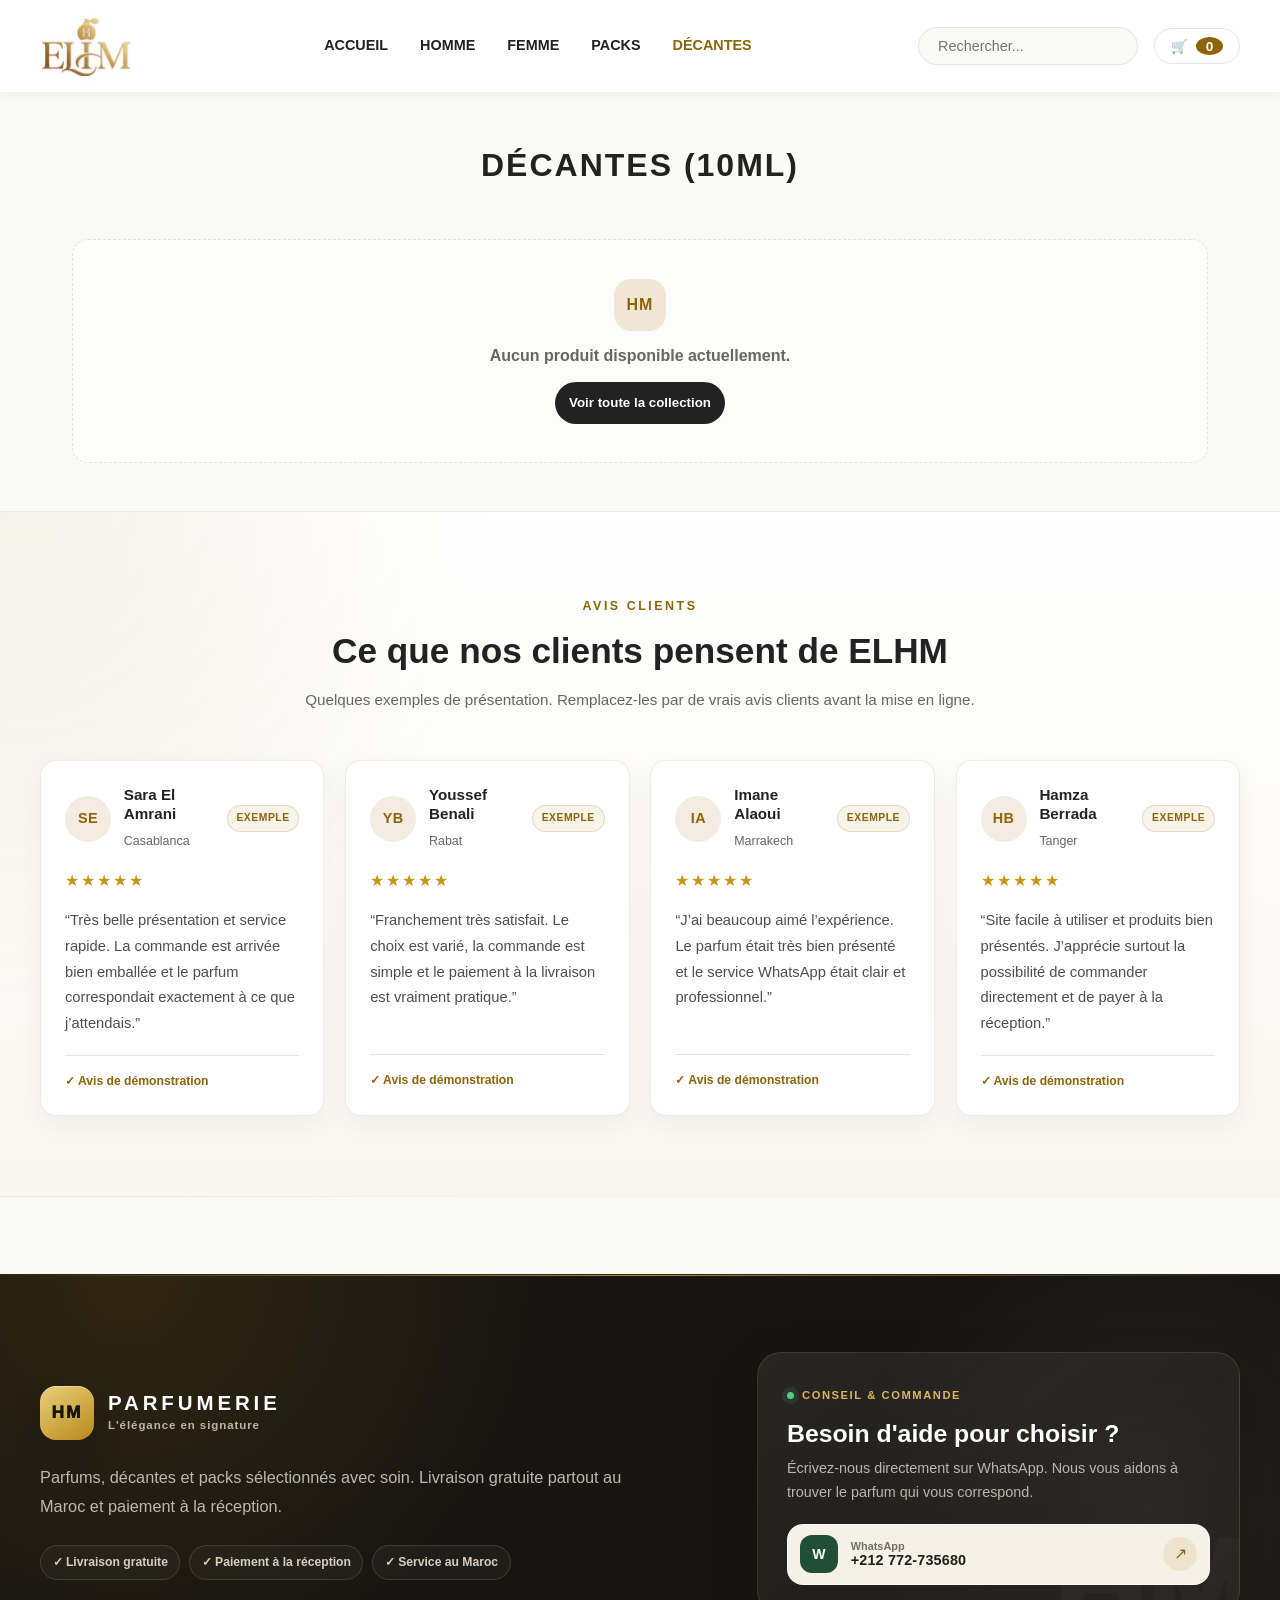
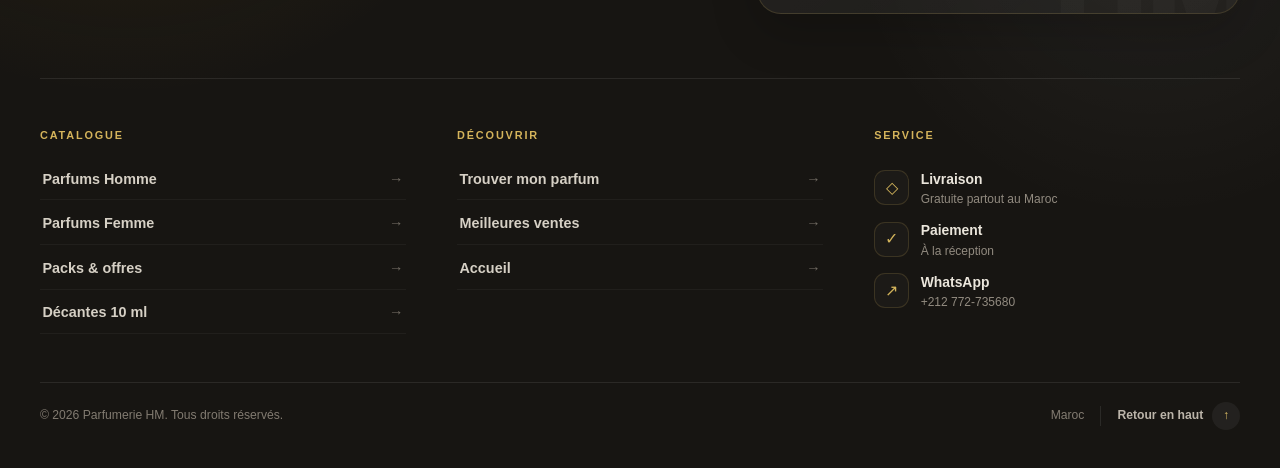
<file: decantes.html>
<!DOCTYPE html>
<html lang="fr">
<head>
    <meta charset="UTF-8">
    <meta name="viewport" content="width=device-width, initial-scale=1.0, viewport-fit=cover">
    <meta name="theme-color" content="#ffffff">
    <meta name="color-scheme" content="light">
    <title>Décantes 10ml | ELHM</title>
    <link rel="stylesheet" href="style.css">
</head>
<body>
    <header>
        <div class="header-container">
            <a href="index.html" class="logo" aria-label="Parfumerie ELHM - Accueil">PARFUMERIE <span class="logo-hm">HM</span></a>
            <nav class="nav-links">
                <a href="index.html">Accueil</a>
                <a href="homme.html">Homme</a>
                <a href="femme.html">Femme</a>
                <a href="packs.html">Packs</a>
                <a href="decantes.html" class="active">Décantes</a>
            </nav>
            <div class="header-actions">
                <input type="text" class="search-bar" placeholder="Rechercher..." onkeyup="handleSearch(event)">
                <button class="cart-btn" onclick="toggleCart()">
                    🛒 <span class="cart-count" id="cartCount">0</span>
                </button>
            </div>
        </div>
    </header>

    <main>
        <h2 class="page-title">Décantes (10ml)</h2>
        <div class="product-grid" id="productGrid" data-category="Decante"></div>
    </main>


    <!-- CUSTOMER REVIEWS -->
    <section class="customer-reviews-section">
        <div class="reviews-container">
            <div class="reviews-heading">
                <span class="reviews-eyebrow">AVIS CLIENTS</span>
                <h2>Ce que nos clients pensent de ELHM</h2>
                <p>Quelques exemples de présentation. Remplacez-les par de vrais avis clients avant la mise en ligne.</p>
            </div>

            <div class="reviews-grid">
                <article class="review-card">
                    <div class="review-top">
                        <div class="review-avatar">SE</div>
                        <div class="review-person">
                            <h3>Sara El Amrani</h3>
                            <span>Casablanca</span>
                        </div>
                        <span class="review-demo-badge">Exemple</span>
                    </div>
                    <div class="review-stars" aria-label="5 étoiles">★★★★★</div>
                    <p class="review-text">“Très belle présentation et service rapide. La commande est arrivée bien emballée et le parfum correspondait exactement à ce que j’attendais.”</p>
                    <div class="review-verified">✓ Avis de démonstration</div>
                </article>

                <article class="review-card">
                    <div class="review-top">
                        <div class="review-avatar">YB</div>
                        <div class="review-person">
                            <h3>Youssef Benali</h3>
                            <span>Rabat</span>
                        </div>
                        <span class="review-demo-badge">Exemple</span>
                    </div>
                    <div class="review-stars" aria-label="5 étoiles">★★★★★</div>
                    <p class="review-text">“Franchement très satisfait. Le choix est varié, la commande est simple et le paiement à la livraison est vraiment pratique.”</p>
                    <div class="review-verified">✓ Avis de démonstration</div>
                </article>

                <article class="review-card">
                    <div class="review-top">
                        <div class="review-avatar">IA</div>
                        <div class="review-person">
                            <h3>Imane Alaoui</h3>
                            <span>Marrakech</span>
                        </div>
                        <span class="review-demo-badge">Exemple</span>
                    </div>
                    <div class="review-stars" aria-label="5 étoiles">★★★★★</div>
                    <p class="review-text">“J’ai beaucoup aimé l’expérience. Le parfum était très bien présenté et le service WhatsApp était clair et professionnel.”</p>
                    <div class="review-verified">✓ Avis de démonstration</div>
                </article>

                <article class="review-card">
                    <div class="review-top">
                        <div class="review-avatar">HB</div>
                        <div class="review-person">
                            <h3>Hamza Berrada</h3>
                            <span>Tanger</span>
                        </div>
                        <span class="review-demo-badge">Exemple</span>
                    </div>
                    <div class="review-stars" aria-label="5 étoiles">★★★★★</div>
                    <p class="review-text">“Site facile à utiliser et produits bien présentés. J’apprécie surtout la possibilité de commander directement et de payer à la réception.”</p>
                    <div class="review-verified">✓ Avis de démonstration</div>
                </article>
            </div>
        </div>
    </section>

    <div class="cart-overlay" id="cartOverlay">
        <div class="cart-modal">
            <!-- (Cart logic remains exactly the same as provided) -->
            <div class="cart-header">
                <div class="cart-header-copy">
                    <span class="cart-eyebrow">VOTRE SÉLECTION</span>
                    <h3>Votre Panier</h3>
                    <p><span id="cartItemsCount">0</span> article(s)</p>
                </div>
                <button class="cart-close-btn" type="button" onclick="toggleCart()" aria-label="Fermer le panier">&times;</button>
            </div>
            <div class="cart-items" id="cartItems"></div>
            <div id="checkoutFormSection" style="display: none;">
                <div class="cart-summary">
                        <div class="cart-summary-title">Résumé de la commande</div>
                    <div class="summary-row">
                        <span>Sous-total</span>
                        <span id="subtotalPrice">0.00 DH</span>
                    </div>
                    <div class="summary-row">
                        <span>Livraison</span>
                        <span id="shippingPrice">Gratuite</span>
                    </div>
                    <div class="summary-total">
                        <span>Total</span>
                        <span id="totalPrice">0.00 DH</span>
                    </div>
                </div>
                <form id="orderForm" class="checkout-form" onsubmit="processCheckout(event)">
                    <h4>Paiement à la livraison</h4>
                    <div class="form-group">
                        <input type="text" id="chkName" placeholder="Nom Complet *" required>
                    </div>
                    <div class="form-group">
                        <input type="tel" id="chkPhone" placeholder="Téléphone *" required>
                    </div>
                    <div class="form-group">
                        <select id="chkCity" required onchange="toggleOtherCity()">
                            <option value="">Sélectionner votre ville *</option>
                            <option value="Casablanca">Casablanca</option>
                            <option value="Rabat">Rabat</option>
                            <option value="Fès">Fès</option>
                            <option value="Tanger">Tanger</option>
                            <option value="Marrakech">Marrakech</option>
                            <option value="Agadir">Agadir</option>
                            <option value="Oujda">Oujda</option>
                            <option value="Kénitra">Kénitra</option>
                            <option value="Meknès">Meknès</option>
                            <option value="Tétouan">Tétouan</option>
                            <option value="Safi">Safi</option>
                            <option value="Mohammedia">Mohammedia</option>
                            <option value="Khouribga">Khouribga</option>
                            <option value="El Jadida">El Jadida</option>
                            <option value="Béni Mellal">Béni Mellal</option>
                            <option value="Nador">Nador</option>
                            <option value="Taza">Taza</option>
                            <option value="Settat">Settat</option>
                            <option value="Salé">Salé</option>
                            <option value="Témara">Témara</option>
                            <option value="Laayoune">Laayoune</option>
                            <option value="Autre">Autre Ville</option>
                        </select>
                        <input type="text" id="chkOtherCity" placeholder="Entrez le nom de votre ville *" style="display: none; margin-top: 1rem; width: 100%; padding: 0.8rem; border: 1px solid var(--border-color); border-radius: 4px;">
                    </div>
                    <div class="form-group">
                        <input type="text" id="chkAddress" placeholder="Adresse complète *" required>
                    </div>
                    <button type="submit" class="checkout-btn">Commander sur WhatsApp</button>
                </form>
            </div>
        </div>
    </div>
    <!-- PRODUCT DETAIL MODAL -->
    <div class="product-modal-overlay" id="productModal" style="display: none;">
        <div class="product-modal-box">
            <button class="close-modal" onclick="closeProductModal()">&times;</button>
            <div class="pm-layout">
                <div class="pm-images">
                    <!-- Main Image Placeholder (You can replace background colors/images later) -->
                    <div class="pm-main-img" id="pmMainImage">ELHM</div>
                    <div class="pm-thumbnails">
                        <div class="pm-thumb active">Vue 1</div>
                        <div class="pm-thumb">Vue 2</div>
                    </div>
                </div>
                <div class="pm-details">
                    <span class="pm-category" id="pmCategory">Catégorie</span>
                    <h2 id="pmTitle">Nom du produit</h2>
                    <div class="pm-price" id="pmPrice">0.00 DH</div>
                    
                    <div class="pm-description" id="pmDescription">
                        Fragrance de luxe authentique. Parfaite pour toutes les occasions, elle laisse un sillage mémorable et raffiné tout au long de la journée.
                    </div>
                    
                    <div class="pm-actions">
                        <div class="pm-qty">
                            <button onclick="pmChangeQty(-1)">-</button>
                            <span id="pmQtyDisplay">1</span>
                            <button onclick="pmChangeQty(1)">+</button>
                        </div>
                        <button class="pm-add-btn" onclick="pmAddToCart()">AJOUTER AU PANIER</button>
                    </div>
                    
                    <button class="pm-order-btn" onclick="pmOrderNow()">Commander maintenant</button>
                    
                    <div class="pm-features">
                        <div class="feature-item">
                            <strong>Livraison gratuite · 1-2j</strong>
                            <span>Partout au Maroc</span>
                        </div>
                        <div class="feature-item">
                            <strong>Authentique</strong>
                            <span>Qualité Garantie</span>
                        </div>
                        <div class="feature-item">
                            <strong>Paiement</strong>
                            <span>À la livraison</span>
                        </div>
                    </div>
                </div>
            </div>
        </div>
    </div>

    <footer class="site-footer">
        <div class="footer-shell">
            <div class="footer-hero">
                <div class="footer-brand-block">
                    <a href="index.html" class="footer-brand" aria-label="Parfumerie HM - Accueil">
                        <span class="footer-brand-mark">HM</span>
                        <span class="footer-brand-copy">
                            <strong>PARFUMERIE</strong>
                            <small>L'élégance en signature</small>
                        </span>
                    </a>
                    <p class="footer-brand-text">Parfums, décantes et packs sélectionnés avec soin. Livraison gratuite partout au Maroc et paiement à la réception.</p>

                    <div class="footer-trust-row" aria-label="Nos engagements">
                        <span>✓ Livraison gratuite</span>
                        <span>✓ Paiement à la réception</span>
                        <span>✓ Service au Maroc</span>
                    </div>
                </div>

                <div class="footer-contact-card">
                    <span class="footer-contact-kicker"><i></i> CONSEIL & COMMANDE</span>
                    <h3>Besoin d'aide pour choisir ?</h3>
                    <p>Écrivez-nous directement sur WhatsApp. Nous vous aidons à trouver le parfum qui vous correspond.</p>
                    <a href="https://wa.me/212772735680" target="_blank" rel="noopener" class="footer-whatsapp-btn">
                        <span class="footer-wa-icon" aria-hidden="true">W</span>
                        <span class="footer-wa-copy">
                            <small>WhatsApp</small>
                            <strong>+212 772-735680</strong>
                        </span>
                        <span class="footer-wa-arrow" aria-hidden="true">↗</span>
                    </a>
                </div>
            </div>

            <div class="footer-nav-area">
                <div class="footer-nav-group">
                    <span class="footer-nav-label">CATALOGUE</span>
                    <a href="homme.html">Parfums Homme <span>→</span></a>
                    <a href="femme.html">Parfums Femme <span>→</span></a>
                    <a href="packs.html">Packs & offres <span>→</span></a>
                    <a href="decantes.html">Décantes 10 ml <span>→</span></a>
                </div>

                <div class="footer-nav-group">
                    <span class="footer-nav-label">DÉCOUVRIR</span>
                    <a href="index.html#perfumeFinder">Trouver mon parfum <span>→</span></a>
                    <a href="index.html#productGrid">Meilleures ventes <span>→</span></a>
                    <a href="index.html">Accueil <span>→</span></a>
                </div>

                <div class="footer-nav-group footer-info-group">
                    <span class="footer-nav-label">SERVICE</span>
                    <div class="footer-info-line"><span class="footer-info-icon">◇</span><div><strong>Livraison</strong><small>Gratuite partout au Maroc</small></div></div>
                    <div class="footer-info-line"><span class="footer-info-icon">✓</span><div><strong>Paiement</strong><small>À la réception</small></div></div>
                    <div class="footer-info-line"><span class="footer-info-icon">↗</span><div><strong>WhatsApp</strong><small>+212 772-735680</small></div></div>
                </div>
            </div>

            <div class="footer-bottom-bar">
                <p>&copy; 2026 Parfumerie HM. Tous droits réservés.</p>
                <div class="footer-bottom-actions">
                    <span>Maroc</span>
                    <a href="#" class="footer-top-link" aria-label="Retour en haut">Retour en haut <b>↑</b></a>
                </div>
            </div>
        </div>
    </footer>

    <script src="script.js"></script>
</body>
</html>
</file>
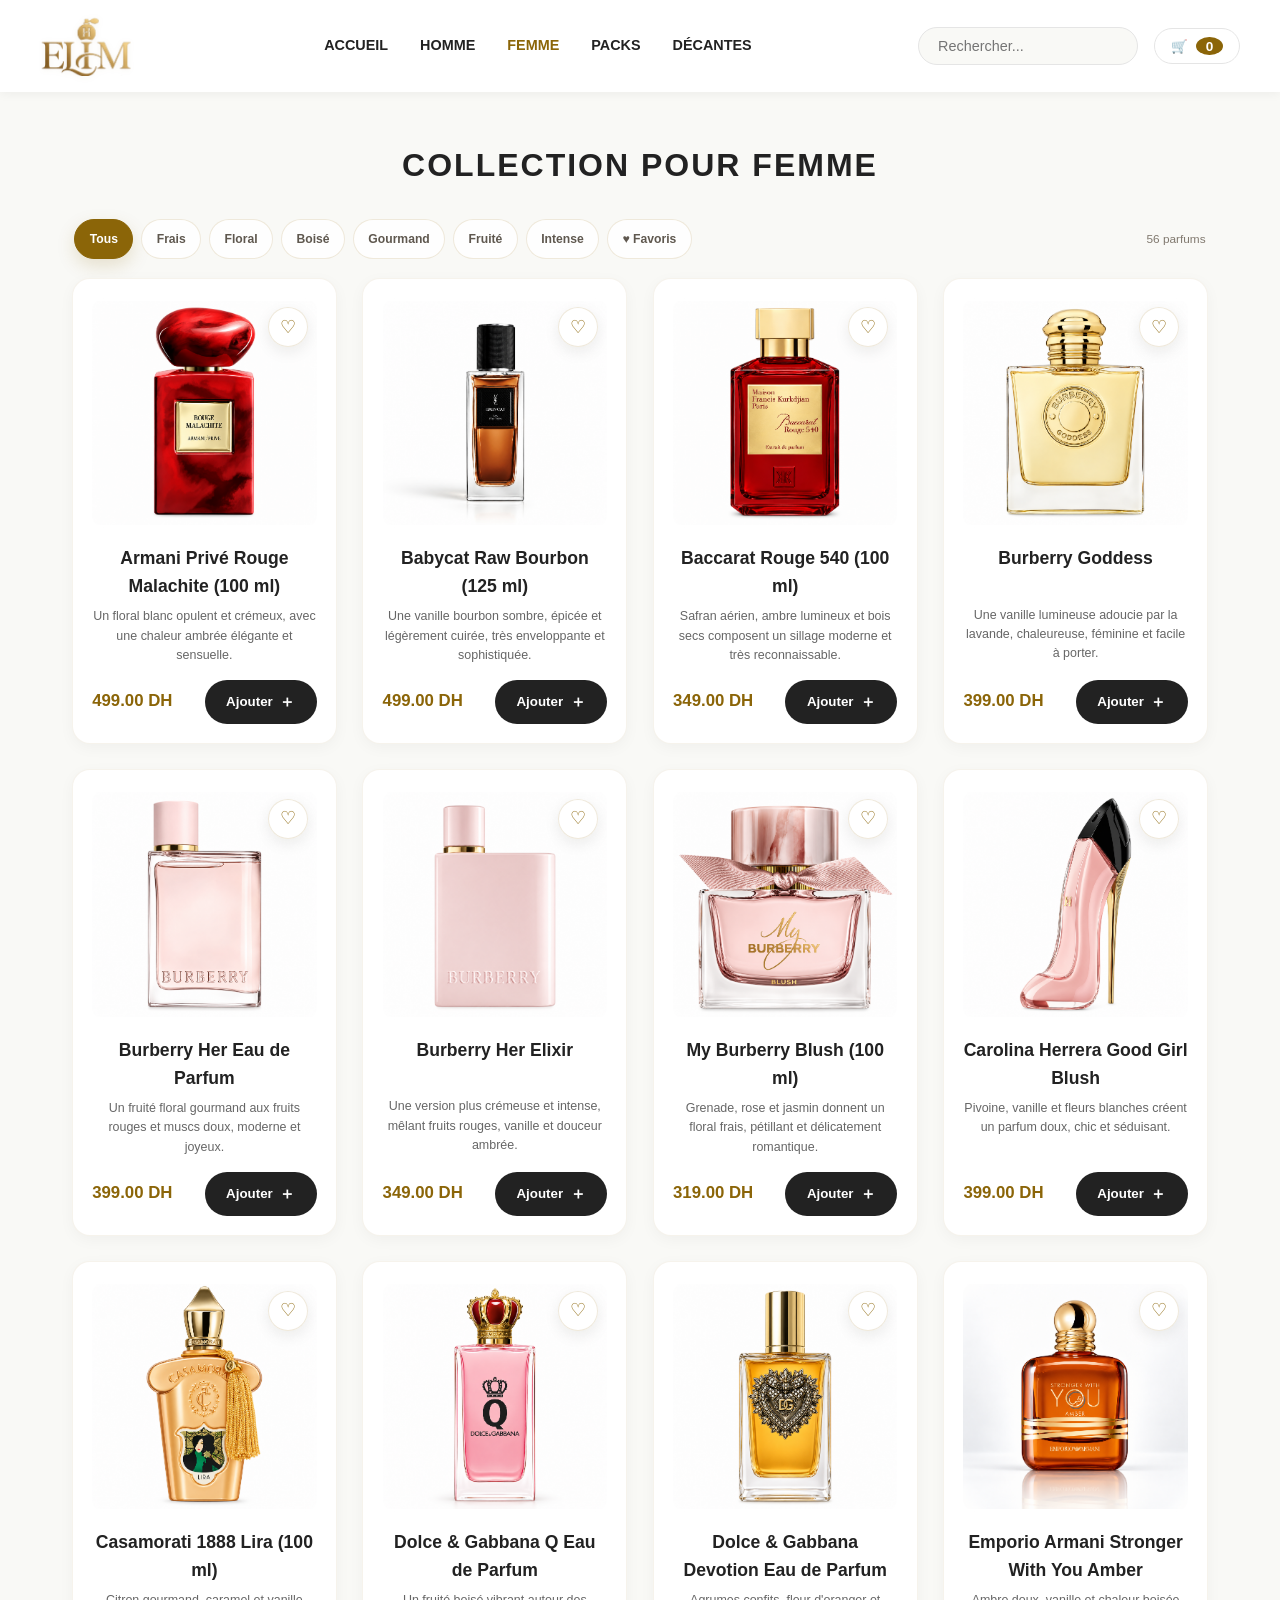
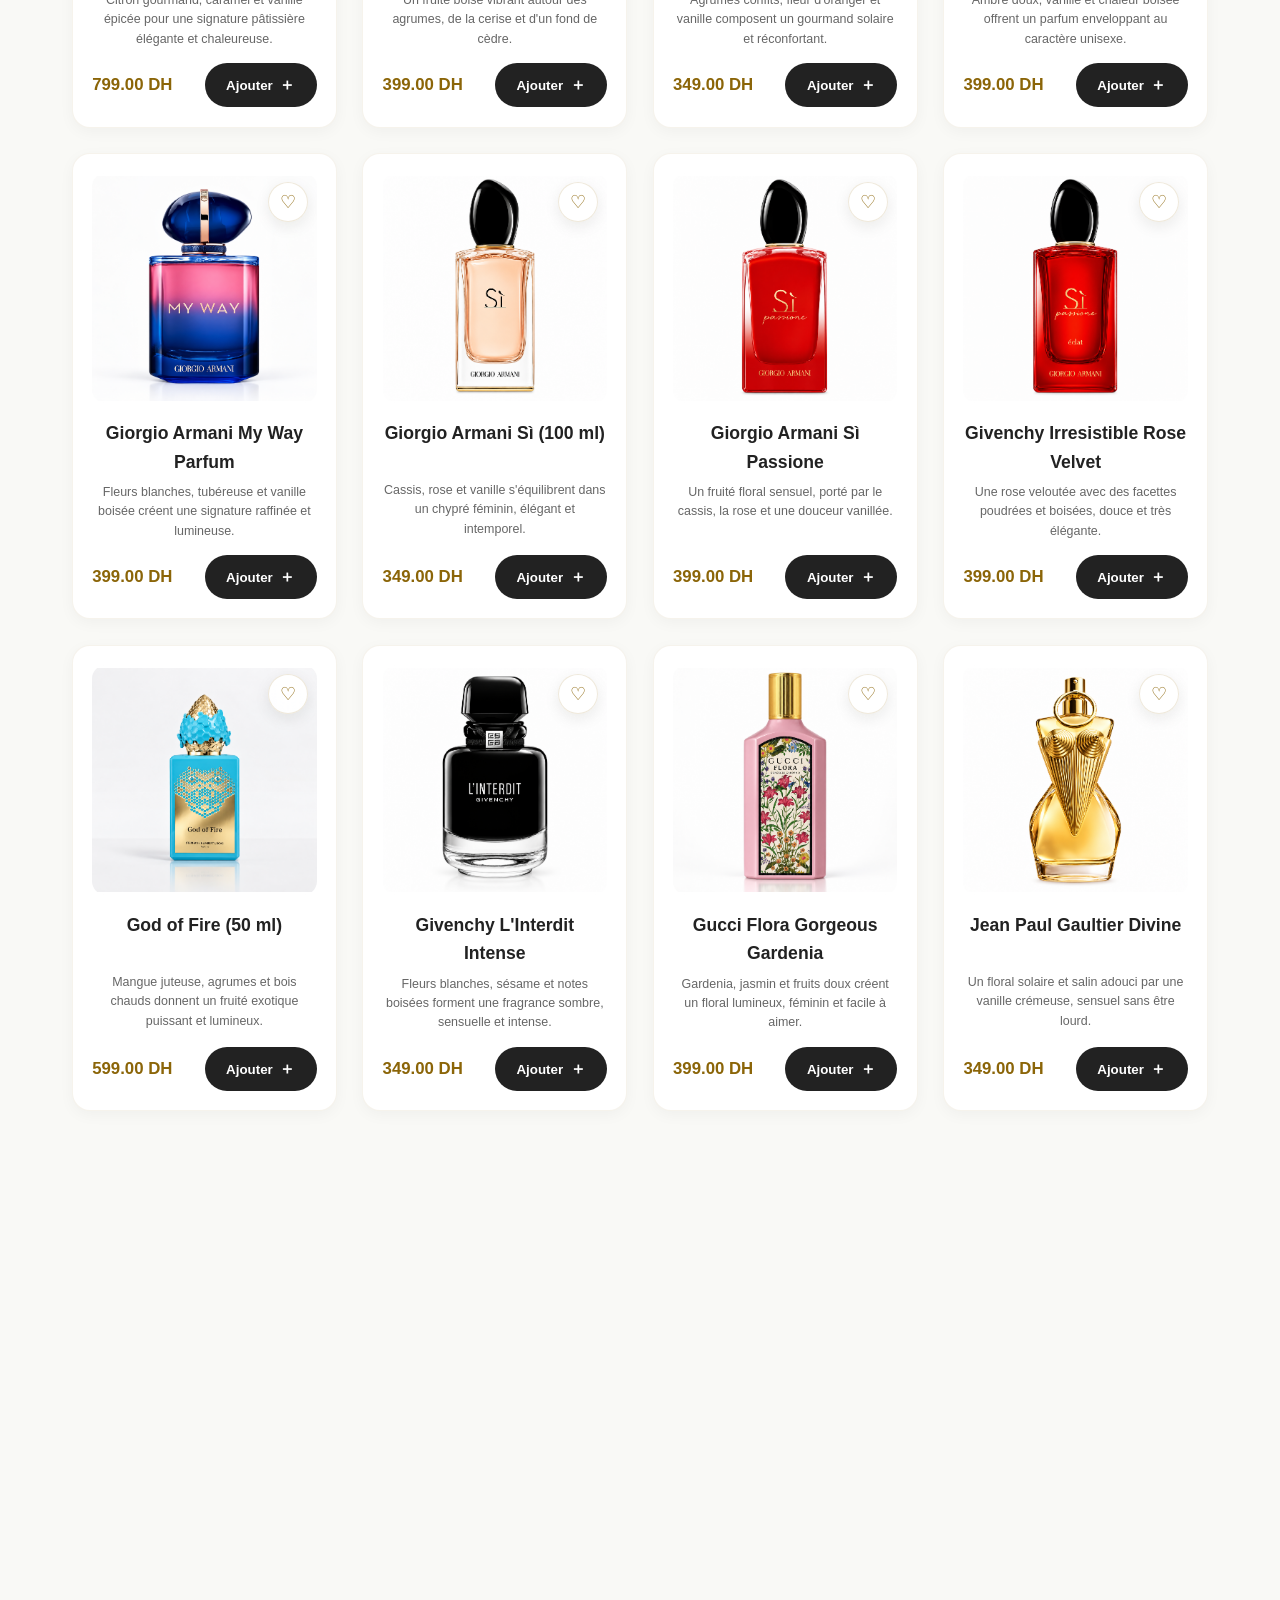
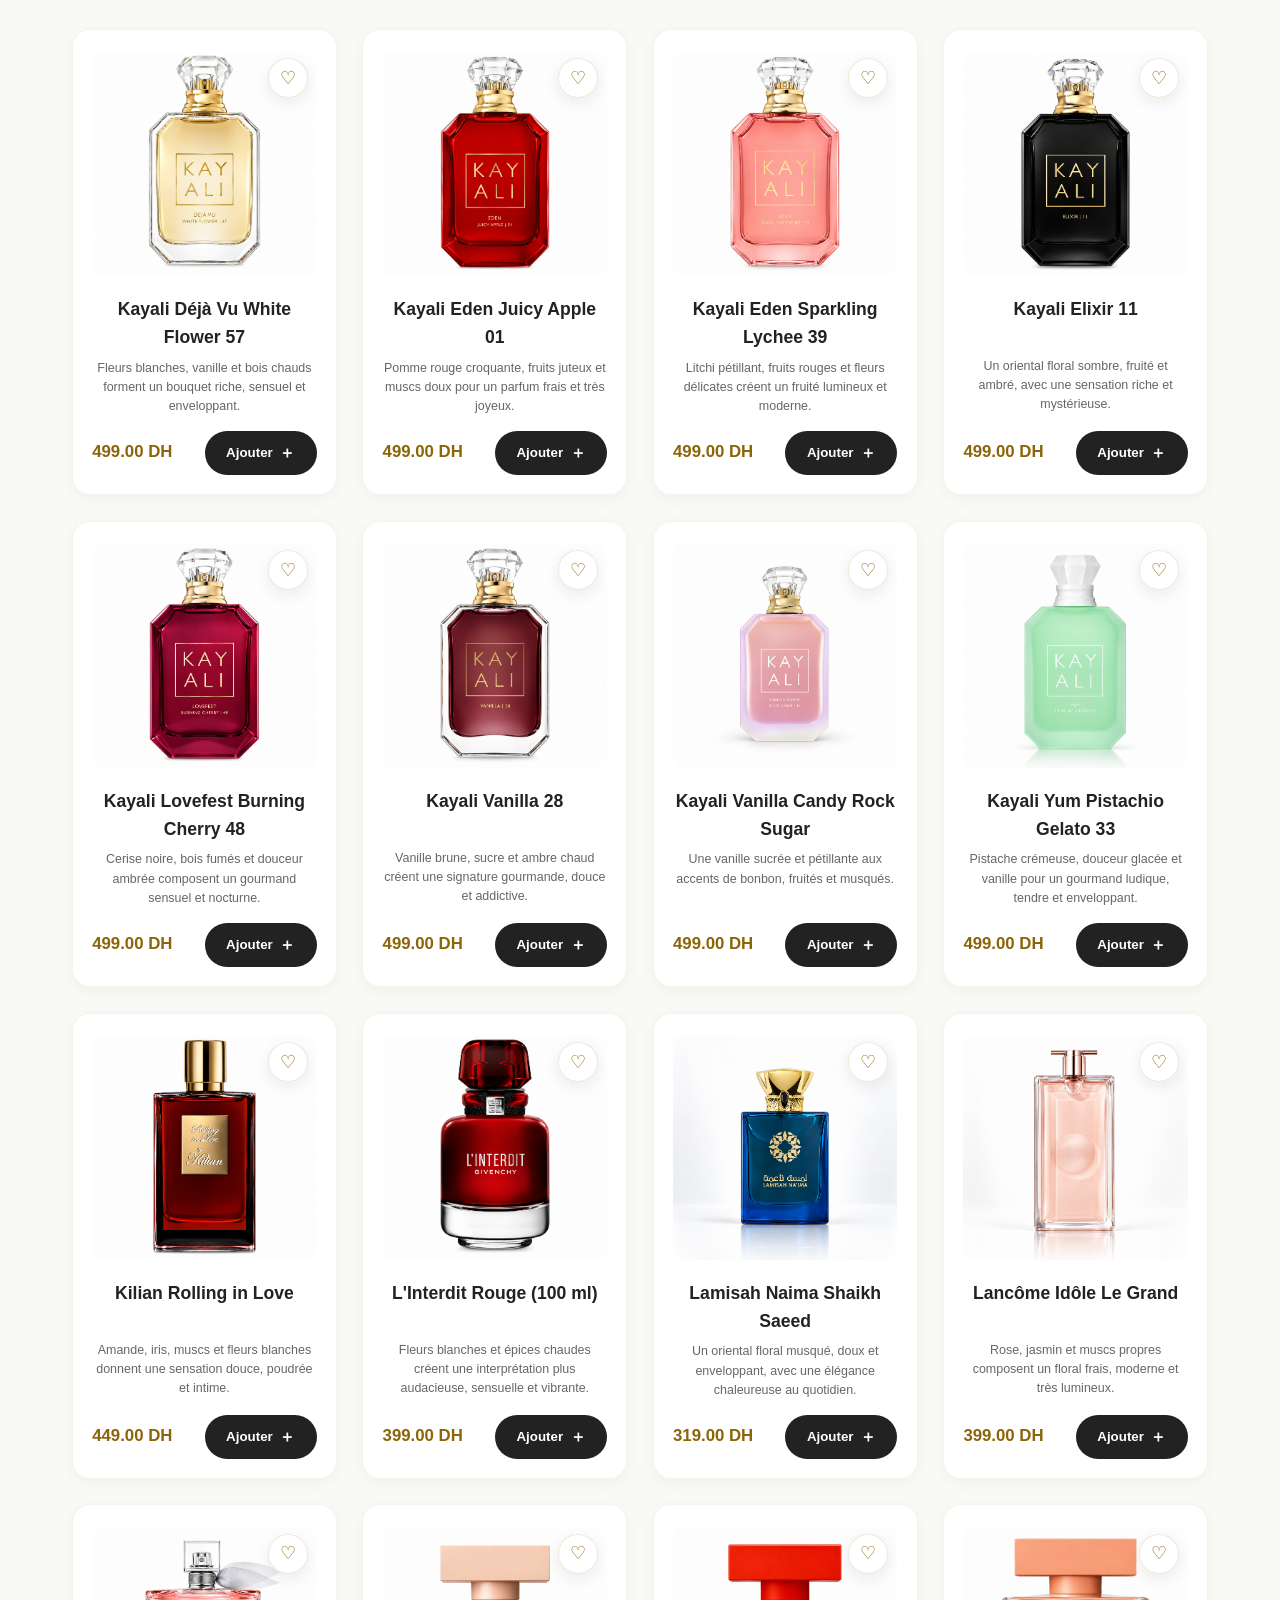
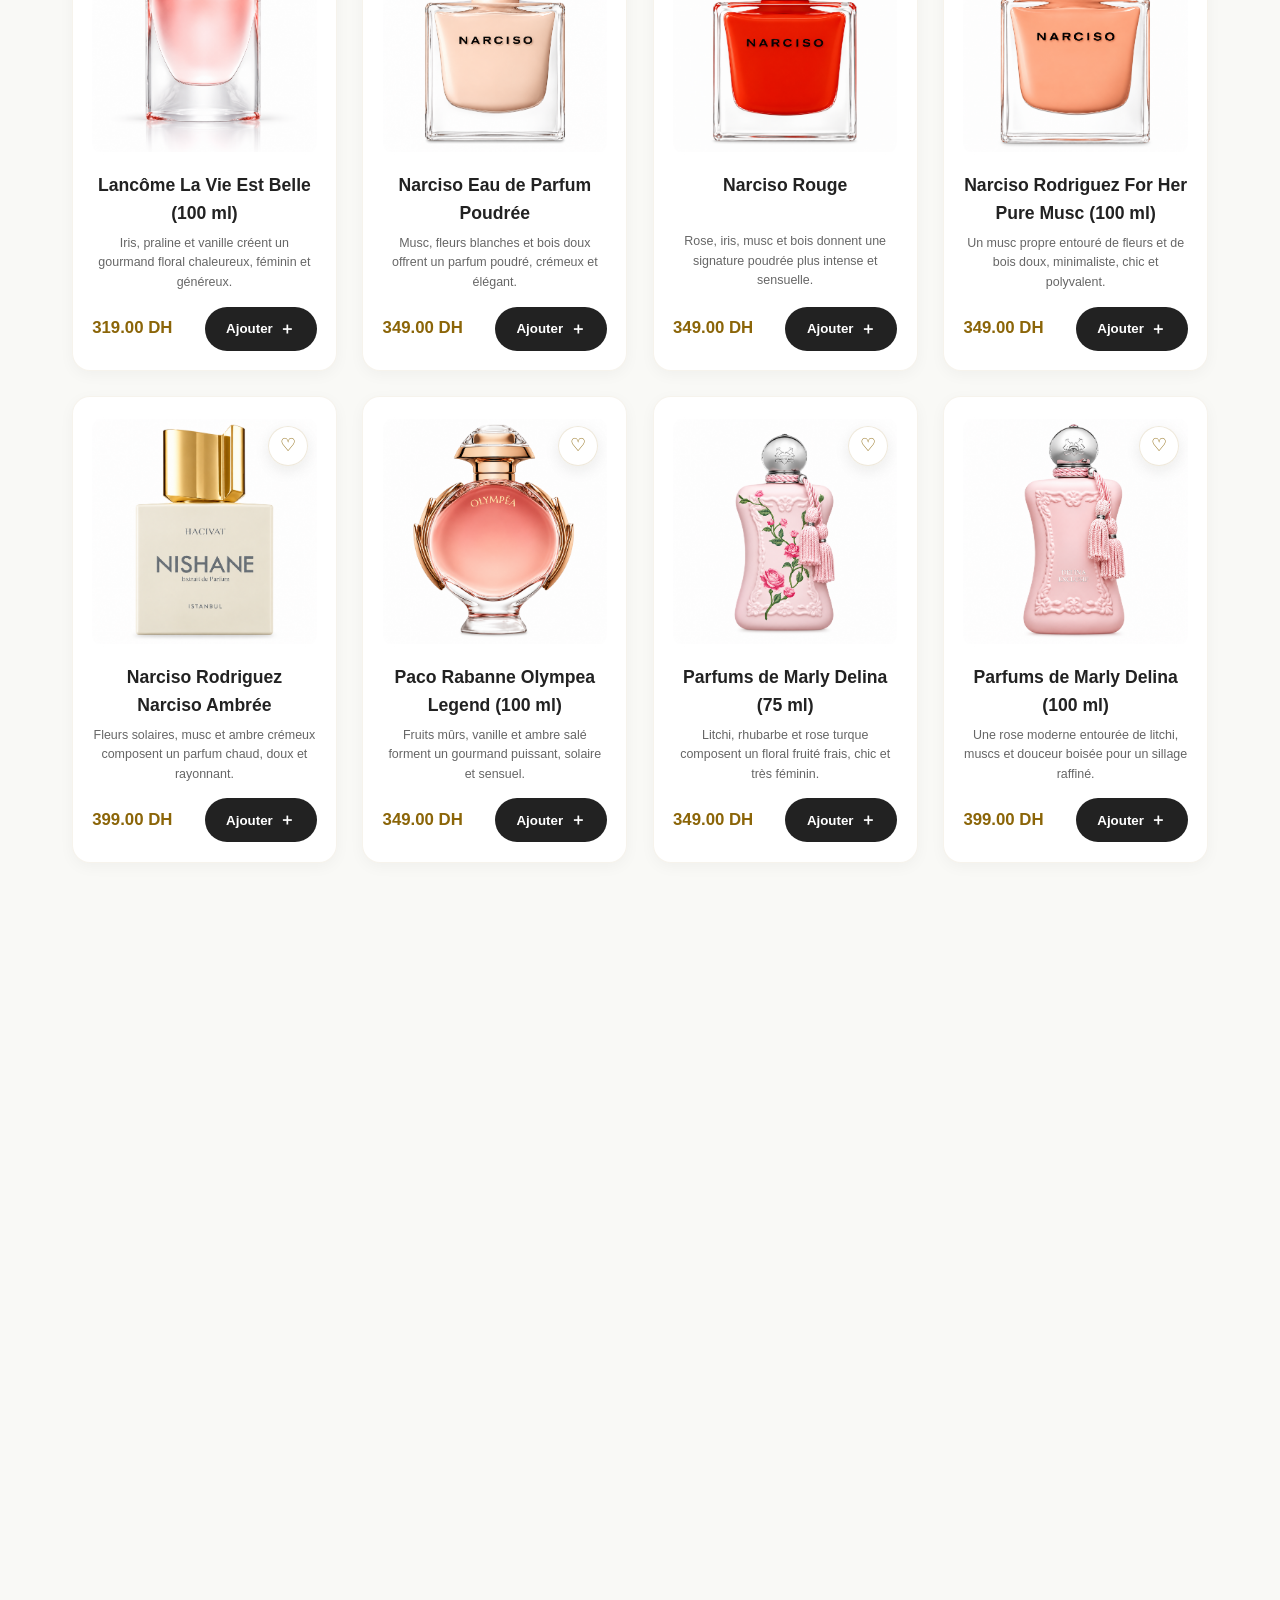
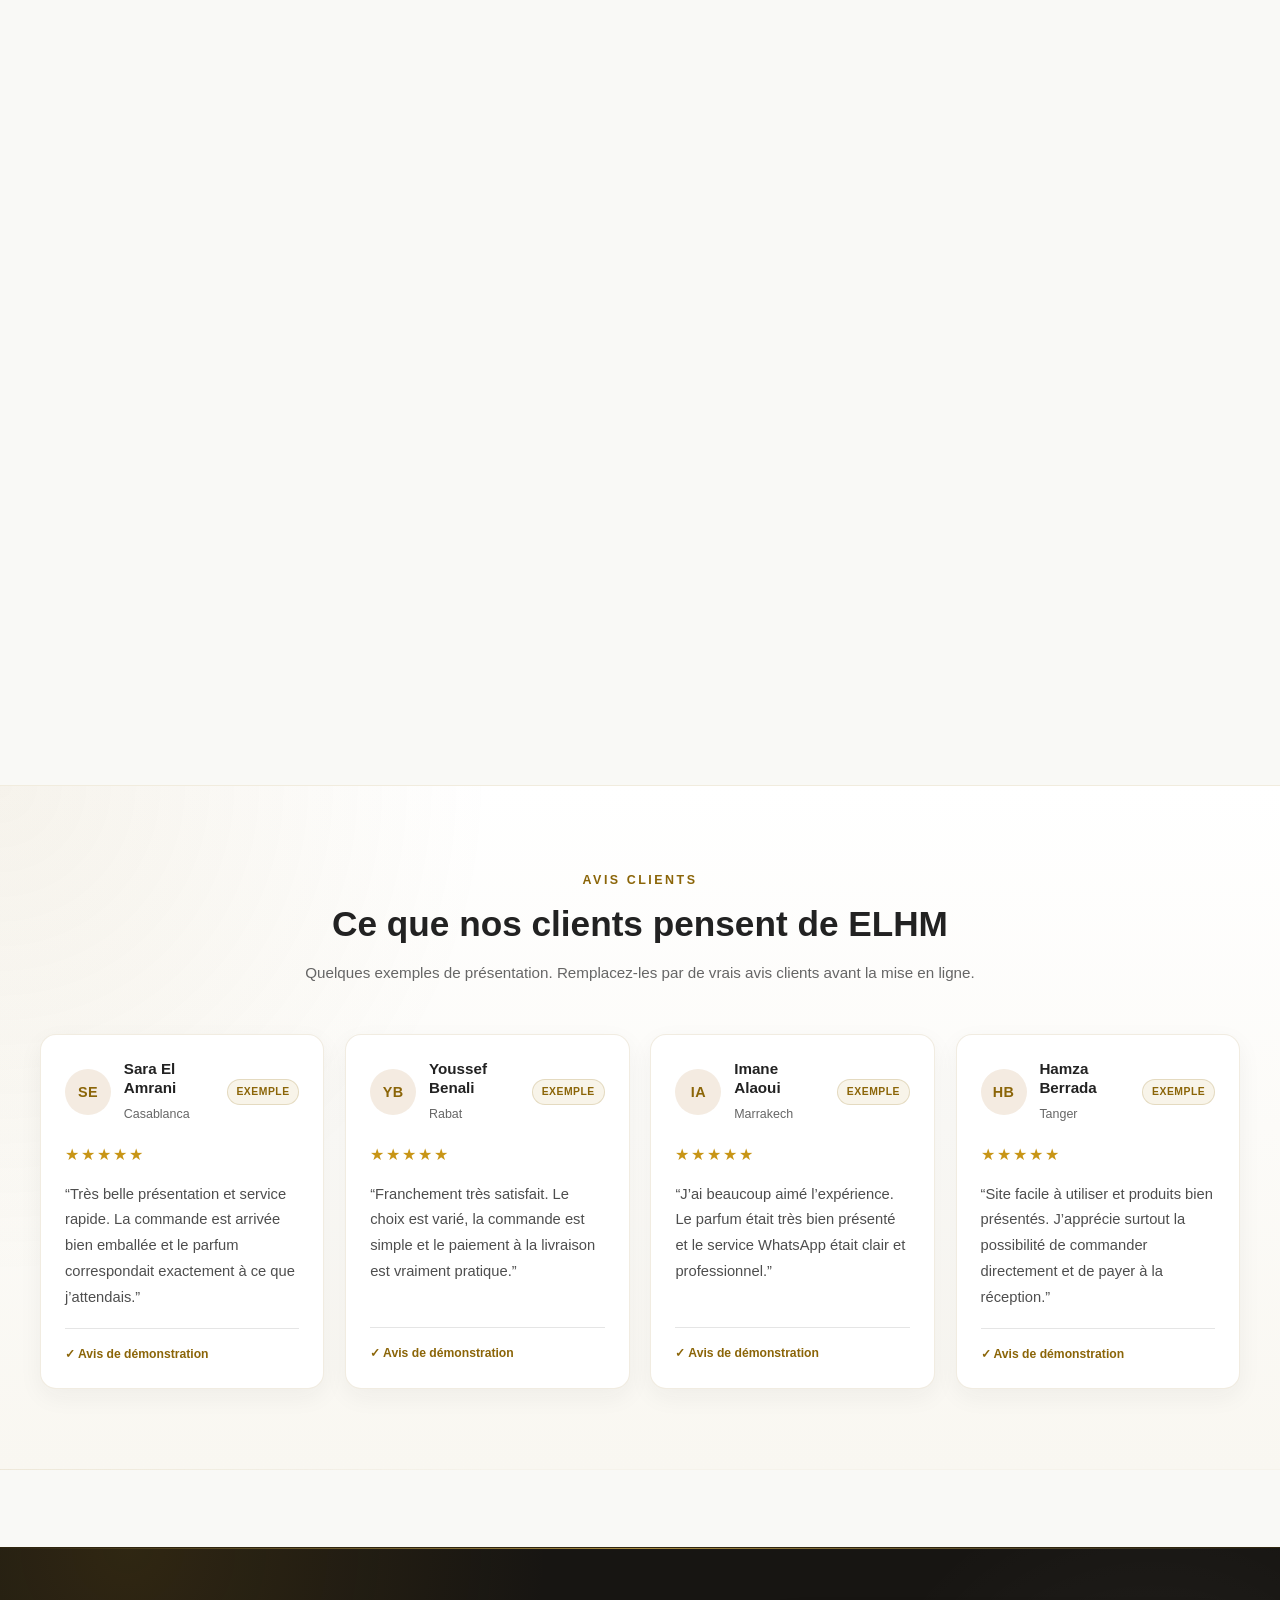
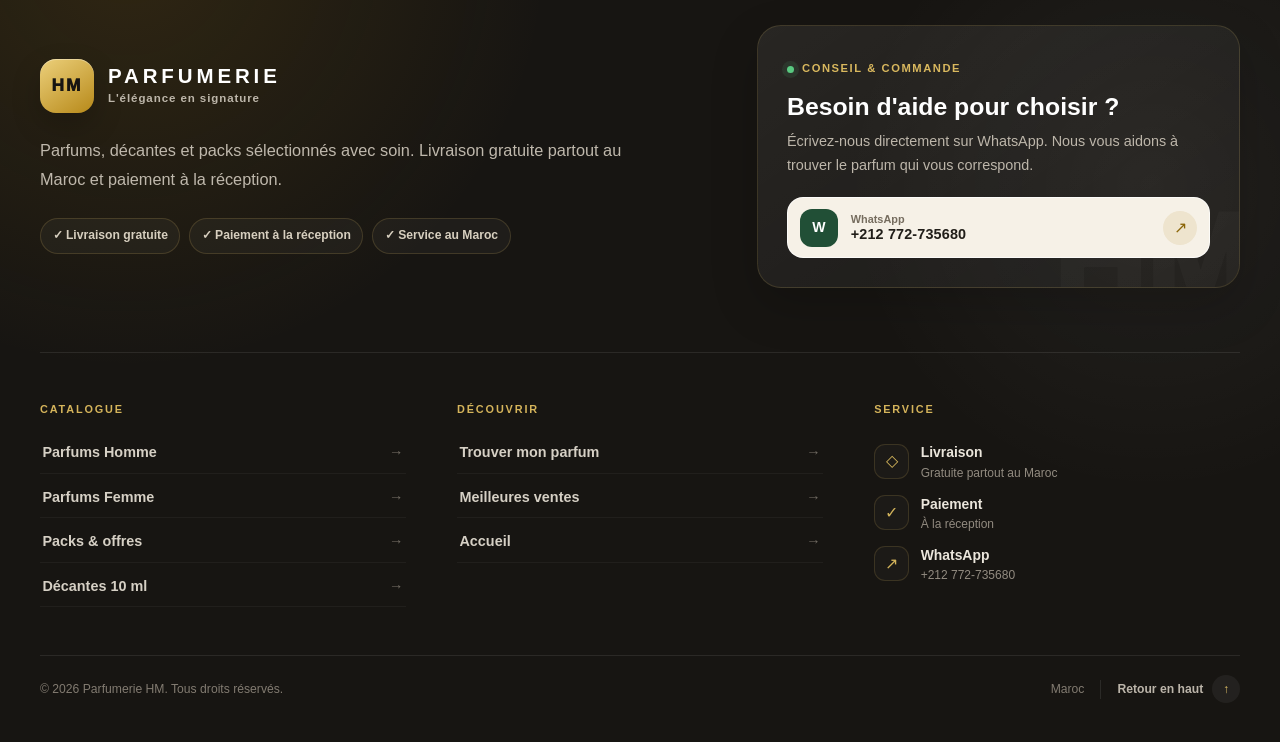
<file: femme.html>
<!DOCTYPE html>
<html lang="fr">
<head>
    <meta charset="UTF-8">
    <meta name="viewport" content="width=device-width, initial-scale=1.0, viewport-fit=cover">
    <meta name="theme-color" content="#ffffff">
    <meta name="color-scheme" content="light">
    <title>Parfums Pour Femme | ELHM</title>
    <link rel="stylesheet" href="style.css">
</head>
<body>
    <header>
        <div class="header-container">
            <a href="index.html" class="logo" aria-label="Parfumerie ELHM - Accueil">PARFUMERIE <span class="logo-hm">HM</span></a>
            <nav class="nav-links">
                <a href="index.html">Accueil</a>
                <a href="homme.html">Homme</a>
                <a href="femme.html" class="active">Femme</a>
                <a href="packs.html">Packs</a>
                <a href="decantes.html">Décantes</a>
            </nav>
            <div class="header-actions">
                <input type="text" class="search-bar" placeholder="Rechercher..." onkeyup="handleSearch(event)">
                <button class="cart-btn" onclick="toggleCart()">
                    🛒 <span class="cart-count" id="cartCount">0</span>
                </button>
            </div>
        </div>
    </header>

    <main>
        <h2 class="page-title">Collection Pour Femme</h2>
        <div class="product-grid" id="productGrid" data-category="Femme"></div>
    </main>


    <!-- CUSTOMER REVIEWS -->
    <section class="customer-reviews-section">
        <div class="reviews-container">
            <div class="reviews-heading">
                <span class="reviews-eyebrow">AVIS CLIENTS</span>
                <h2>Ce que nos clients pensent de ELHM</h2>
                <p>Quelques exemples de présentation. Remplacez-les par de vrais avis clients avant la mise en ligne.</p>
            </div>

            <div class="reviews-grid">
                <article class="review-card">
                    <div class="review-top">
                        <div class="review-avatar">SE</div>
                        <div class="review-person">
                            <h3>Sara El Amrani</h3>
                            <span>Casablanca</span>
                        </div>
                        <span class="review-demo-badge">Exemple</span>
                    </div>
                    <div class="review-stars" aria-label="5 étoiles">★★★★★</div>
                    <p class="review-text">“Très belle présentation et service rapide. La commande est arrivée bien emballée et le parfum correspondait exactement à ce que j’attendais.”</p>
                    <div class="review-verified">✓ Avis de démonstration</div>
                </article>

                <article class="review-card">
                    <div class="review-top">
                        <div class="review-avatar">YB</div>
                        <div class="review-person">
                            <h3>Youssef Benali</h3>
                            <span>Rabat</span>
                        </div>
                        <span class="review-demo-badge">Exemple</span>
                    </div>
                    <div class="review-stars" aria-label="5 étoiles">★★★★★</div>
                    <p class="review-text">“Franchement très satisfait. Le choix est varié, la commande est simple et le paiement à la livraison est vraiment pratique.”</p>
                    <div class="review-verified">✓ Avis de démonstration</div>
                </article>

                <article class="review-card">
                    <div class="review-top">
                        <div class="review-avatar">IA</div>
                        <div class="review-person">
                            <h3>Imane Alaoui</h3>
                            <span>Marrakech</span>
                        </div>
                        <span class="review-demo-badge">Exemple</span>
                    </div>
                    <div class="review-stars" aria-label="5 étoiles">★★★★★</div>
                    <p class="review-text">“J’ai beaucoup aimé l’expérience. Le parfum était très bien présenté et le service WhatsApp était clair et professionnel.”</p>
                    <div class="review-verified">✓ Avis de démonstration</div>
                </article>

                <article class="review-card">
                    <div class="review-top">
                        <div class="review-avatar">HB</div>
                        <div class="review-person">
                            <h3>Hamza Berrada</h3>
                            <span>Tanger</span>
                        </div>
                        <span class="review-demo-badge">Exemple</span>
                    </div>
                    <div class="review-stars" aria-label="5 étoiles">★★★★★</div>
                    <p class="review-text">“Site facile à utiliser et produits bien présentés. J’apprécie surtout la possibilité de commander directement et de payer à la réception.”</p>
                    <div class="review-verified">✓ Avis de démonstration</div>
                </article>
            </div>
        </div>
    </section>

    <div class="cart-overlay" id="cartOverlay">
        <div class="cart-modal">
            <!-- (Cart logic remains exactly the same as provided) -->
            <div class="cart-header">
                <div class="cart-header-copy">
                    <span class="cart-eyebrow">VOTRE SÉLECTION</span>
                    <h3>Votre Panier</h3>
                    <p><span id="cartItemsCount">0</span> article(s)</p>
                </div>
                <button class="cart-close-btn" type="button" onclick="toggleCart()" aria-label="Fermer le panier">&times;</button>
            </div>
            <div class="cart-items" id="cartItems"></div>
            <div id="checkoutFormSection" style="display: none;">
                <div class="cart-summary">
                        <div class="cart-summary-title">Résumé de la commande</div>
                    <div class="summary-row">
                        <span>Sous-total</span>
                        <span id="subtotalPrice">0.00 DH</span>
                    </div>
                    <div class="summary-row">
                        <span>Livraison</span>
                        <span id="shippingPrice">Gratuite</span>
                    </div>
                    <div class="summary-total">
                        <span>Total</span>
                        <span id="totalPrice">0.00 DH</span>
                    </div>
                </div>

                <form id="orderForm" class="checkout-form" onsubmit="processCheckout(event)">
                    <h4>Paiement à la livraison</h4>
                    <div class="form-group">
                        <input type="text" id="chkName" placeholder="Nom Complet *" required>
                    </div>
                    <div class="form-group">
                        <input type="tel" id="chkPhone" placeholder="Téléphone *" required>
                    </div>
                    <div class="form-group">
                        <select id="chkCity" required onchange="toggleOtherCity()">
                            <option value="">Sélectionner votre ville *</option>
                            <option value="Casablanca">Casablanca</option>
                            <option value="Rabat">Rabat</option>
                            <option value="Fès">Fès</option>
                            <option value="Tanger">Tanger</option>
                            <option value="Marrakech">Marrakech</option>
                            <option value="Agadir">Agadir</option>
                            <option value="Oujda">Oujda</option>
                            <option value="Kénitra">Kénitra</option>
                            <option value="Meknès">Meknès</option>
                            <option value="Tétouan">Tétouan</option>
                            <option value="Safi">Safi</option>
                            <option value="Mohammedia">Mohammedia</option>
                            <option value="Khouribga">Khouribga</option>
                            <option value="El Jadida">El Jadida</option>
                            <option value="Béni Mellal">Béni Mellal</option>
                            <option value="Nador">Nador</option>
                            <option value="Taza">Taza</option>
                            <option value="Settat">Settat</option>
                            <option value="Salé">Salé</option>
                            <option value="Témara">Témara</option>
                            <option value="Laayoune">Laayoune</option>
                            <option value="Autre">Autre Ville</option>
                        </select>
                        <input type="text" id="chkOtherCity" placeholder="Entrez le nom de votre ville *" style="display: none; margin-top: 1rem; width: 100%; padding: 0.8rem; border: 1px solid var(--border-color); border-radius: 4px;">
                    </div>
                    <div class="form-group">
                        <input type="text" id="chkAddress" placeholder="Adresse complète *" required>
                    </div>
                    <button type="submit" class="checkout-btn">Commander sur WhatsApp</button>
                </form>
            </div>
        </div>
    </div>
    <!-- PRODUCT DETAIL MODAL -->
    <div class="product-modal-overlay" id="productModal" style="display: none;">
        <div class="product-modal-box">
            <button class="close-modal" onclick="closeProductModal()">&times;</button>
            <div class="pm-layout">
                <div class="pm-images">
                    <!-- Main Image Placeholder (You can replace background colors/images later) -->
                    <div class="pm-main-img" id="pmMainImage">ELHM</div>
                    <div class="pm-thumbnails">
                        <div class="pm-thumb active">Vue 1</div>
                        <div class="pm-thumb">Vue 2</div>
                    </div>
                </div>
                <div class="pm-details">
                    <span class="pm-category" id="pmCategory">Catégorie</span>
                    <h2 id="pmTitle">Nom du produit</h2>
                    <div class="pm-price" id="pmPrice">0.00 DH</div>
                    
                    <div class="pm-description" id="pmDescription">
                        Fragrance de luxe authentique. Parfaite pour toutes les occasions, elle laisse un sillage mémorable et raffiné tout au long de la journée.
                    </div>
                    
                    <div class="pm-actions">
                        <div class="pm-qty">
                            <button onclick="pmChangeQty(-1)">-</button>
                            <span id="pmQtyDisplay">1</span>
                            <button onclick="pmChangeQty(1)">+</button>
                        </div>
                        <button class="pm-add-btn" onclick="pmAddToCart()">AJOUTER AU PANIER</button>
                    </div>
                    
                    <button class="pm-order-btn" onclick="pmOrderNow()">Commander maintenant</button>
                    
                    <div class="pm-features">
                        <div class="feature-item">
                            <strong>Livraison gratuite · 1-2j</strong>
                            <span>Partout au Maroc</span>
                        </div>
                        <div class="feature-item">
                            <strong>Authentique</strong>
                            <span>Qualité Garantie</span>
                        </div>
                        <div class="feature-item">
                            <strong>Paiement</strong>
                            <span>À la livraison</span>
                        </div>
                    </div>
                </div>
            </div>
        </div>
    </div>

    <footer class="site-footer">
        <div class="footer-shell">
            <div class="footer-hero">
                <div class="footer-brand-block">
                    <a href="index.html" class="footer-brand" aria-label="Parfumerie HM - Accueil">
                        <span class="footer-brand-mark">HM</span>
                        <span class="footer-brand-copy">
                            <strong>PARFUMERIE</strong>
                            <small>L'élégance en signature</small>
                        </span>
                    </a>
                    <p class="footer-brand-text">Parfums, décantes et packs sélectionnés avec soin. Livraison gratuite partout au Maroc et paiement à la réception.</p>

                    <div class="footer-trust-row" aria-label="Nos engagements">
                        <span>✓ Livraison gratuite</span>
                        <span>✓ Paiement à la réception</span>
                        <span>✓ Service au Maroc</span>
                    </div>
                </div>

                <div class="footer-contact-card">
                    <span class="footer-contact-kicker"><i></i> CONSEIL & COMMANDE</span>
                    <h3>Besoin d'aide pour choisir ?</h3>
                    <p>Écrivez-nous directement sur WhatsApp. Nous vous aidons à trouver le parfum qui vous correspond.</p>
                    <a href="https://wa.me/212772735680" target="_blank" rel="noopener" class="footer-whatsapp-btn">
                        <span class="footer-wa-icon" aria-hidden="true">W</span>
                        <span class="footer-wa-copy">
                            <small>WhatsApp</small>
                            <strong>+212 772-735680</strong>
                        </span>
                        <span class="footer-wa-arrow" aria-hidden="true">↗</span>
                    </a>
                </div>
            </div>

            <div class="footer-nav-area">
                <div class="footer-nav-group">
                    <span class="footer-nav-label">CATALOGUE</span>
                    <a href="homme.html">Parfums Homme <span>→</span></a>
                    <a href="femme.html">Parfums Femme <span>→</span></a>
                    <a href="packs.html">Packs & offres <span>→</span></a>
                    <a href="decantes.html">Décantes 10 ml <span>→</span></a>
                </div>

                <div class="footer-nav-group">
                    <span class="footer-nav-label">DÉCOUVRIR</span>
                    <a href="index.html#perfumeFinder">Trouver mon parfum <span>→</span></a>
                    <a href="index.html#productGrid">Meilleures ventes <span>→</span></a>
                    <a href="index.html">Accueil <span>→</span></a>
                </div>

                <div class="footer-nav-group footer-info-group">
                    <span class="footer-nav-label">SERVICE</span>
                    <div class="footer-info-line"><span class="footer-info-icon">◇</span><div><strong>Livraison</strong><small>Gratuite partout au Maroc</small></div></div>
                    <div class="footer-info-line"><span class="footer-info-icon">✓</span><div><strong>Paiement</strong><small>À la réception</small></div></div>
                    <div class="footer-info-line"><span class="footer-info-icon">↗</span><div><strong>WhatsApp</strong><small>+212 772-735680</small></div></div>
                </div>
            </div>

            <div class="footer-bottom-bar">
                <p>&copy; 2026 Parfumerie HM. Tous droits réservés.</p>
                <div class="footer-bottom-actions">
                    <span>Maroc</span>
                    <a href="#" class="footer-top-link" aria-label="Retour en haut">Retour en haut <b>↑</b></a>
                </div>
            </div>
        </div>
    </footer>

    <script src="script.js"></script>
</body>
</html>
</file>
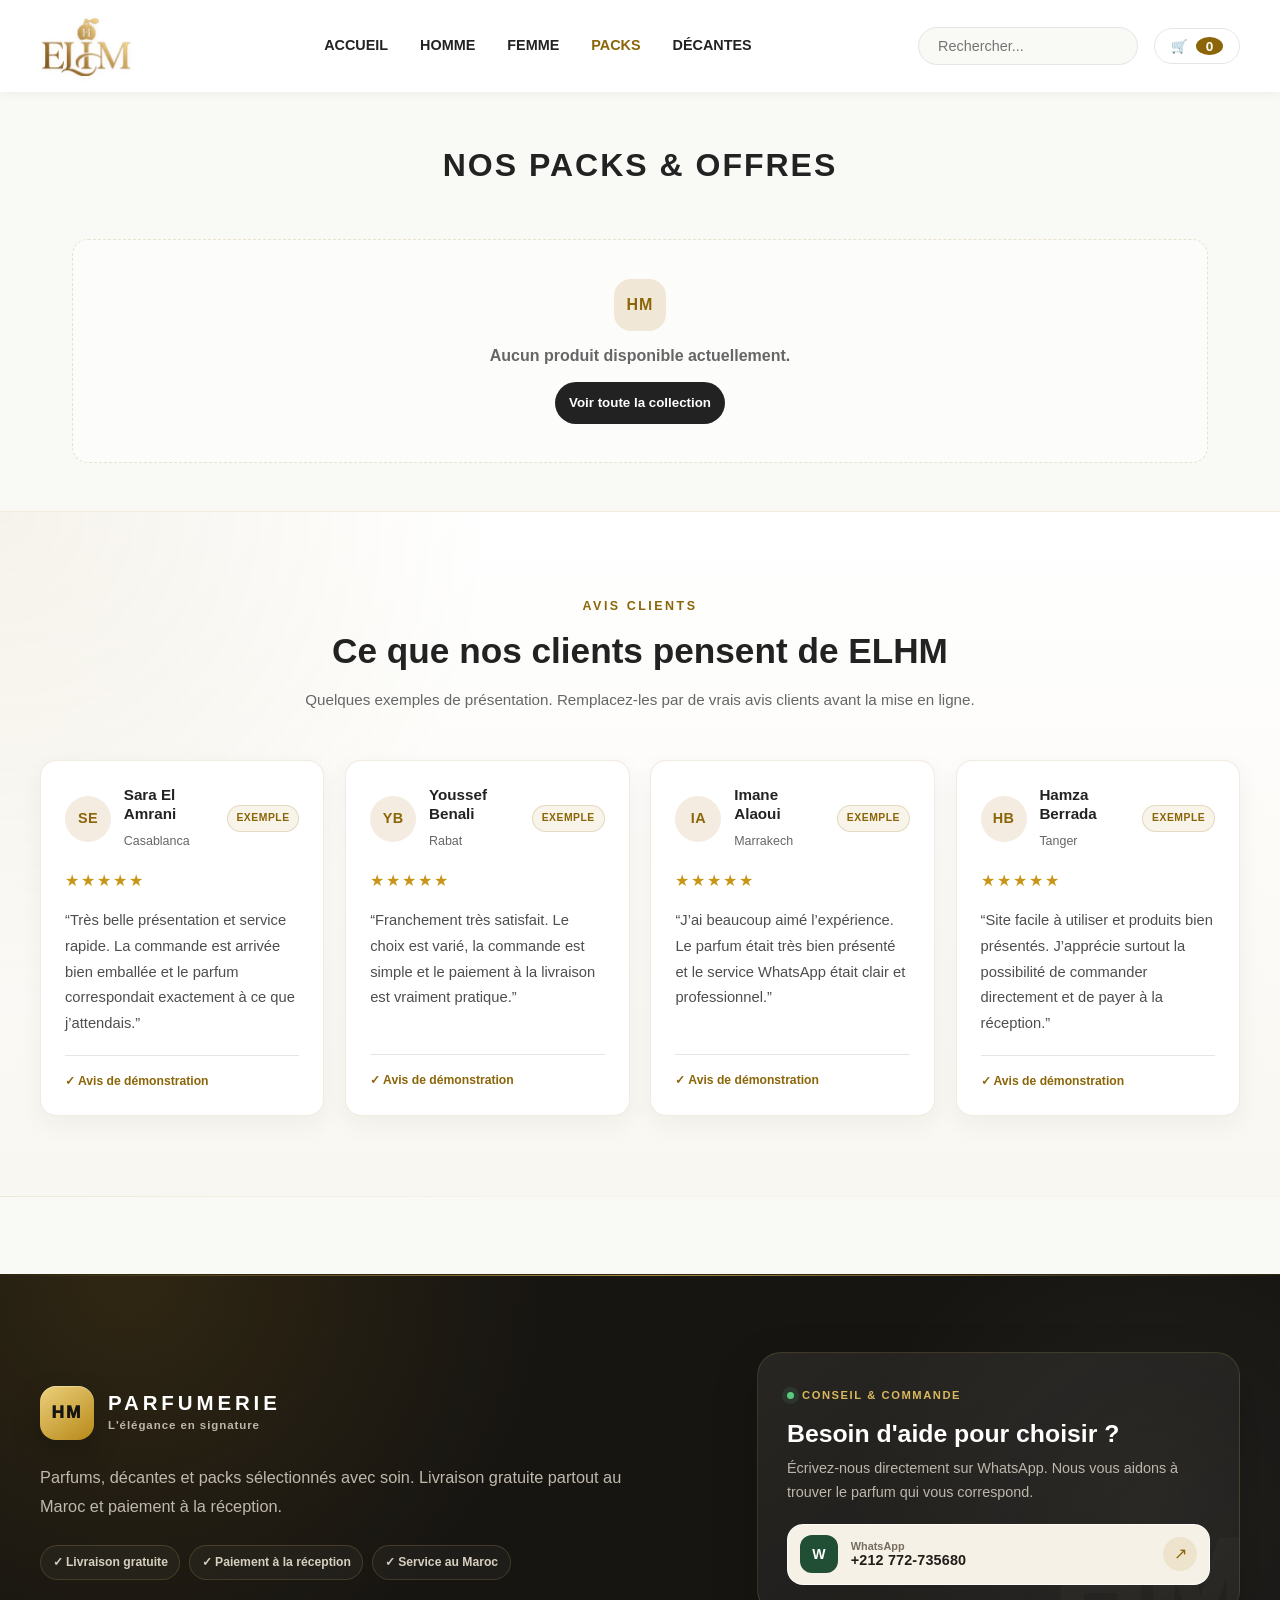
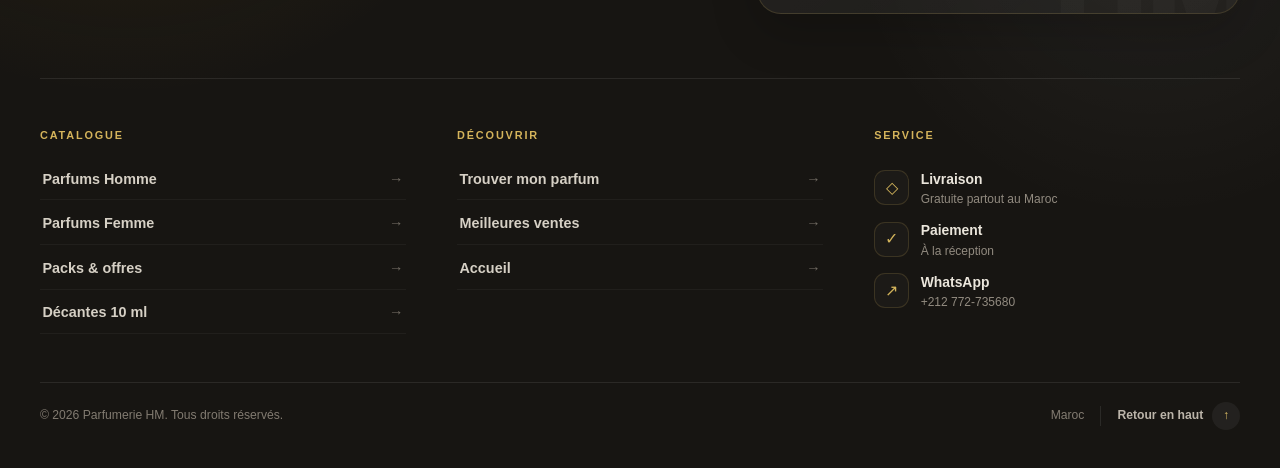
<file: packs.html>
<!DOCTYPE html>
<html lang="fr">
<head>
    <meta charset="UTF-8">
    <meta name="viewport" content="width=device-width, initial-scale=1.0, viewport-fit=cover">
    <meta name="theme-color" content="#ffffff">
    <meta name="color-scheme" content="light">
    <title>Packs Exclusifs | ELHM</title>
    <link rel="stylesheet" href="style.css">
</head>
<body>
    <header>
        <div class="header-container">
            <a href="index.html" class="logo" aria-label="Parfumerie ELHM - Accueil">PARFUMERIE <span class="logo-hm">HM</span></a>
            <nav class="nav-links">
                <a href="index.html">Accueil</a>
                <a href="homme.html">Homme</a>
                <a href="femme.html">Femme</a>
                <a href="packs.html" class="active">Packs</a>
                <a href="decantes.html">Décantes</a>
            </nav>
            <div class="header-actions">
                <input type="text" class="search-bar" placeholder="Rechercher..." onkeyup="handleSearch(event)">
                <button class="cart-btn" onclick="toggleCart()">
                    🛒 <span class="cart-count" id="cartCount">0</span>
                </button>
            </div>
        </div>
    </header>

    <main>
        <h2 class="page-title">Nos Packs & Offres</h2>
        <div class="product-grid" id="productGrid" data-category="Pack"></div>
    </main>


    <!-- CUSTOMER REVIEWS -->
    <section class="customer-reviews-section">
        <div class="reviews-container">
            <div class="reviews-heading">
                <span class="reviews-eyebrow">AVIS CLIENTS</span>
                <h2>Ce que nos clients pensent de ELHM</h2>
                <p>Quelques exemples de présentation. Remplacez-les par de vrais avis clients avant la mise en ligne.</p>
            </div>

            <div class="reviews-grid">
                <article class="review-card">
                    <div class="review-top">
                        <div class="review-avatar">SE</div>
                        <div class="review-person">
                            <h3>Sara El Amrani</h3>
                            <span>Casablanca</span>
                        </div>
                        <span class="review-demo-badge">Exemple</span>
                    </div>
                    <div class="review-stars" aria-label="5 étoiles">★★★★★</div>
                    <p class="review-text">“Très belle présentation et service rapide. La commande est arrivée bien emballée et le parfum correspondait exactement à ce que j’attendais.”</p>
                    <div class="review-verified">✓ Avis de démonstration</div>
                </article>

                <article class="review-card">
                    <div class="review-top">
                        <div class="review-avatar">YB</div>
                        <div class="review-person">
                            <h3>Youssef Benali</h3>
                            <span>Rabat</span>
                        </div>
                        <span class="review-demo-badge">Exemple</span>
                    </div>
                    <div class="review-stars" aria-label="5 étoiles">★★★★★</div>
                    <p class="review-text">“Franchement très satisfait. Le choix est varié, la commande est simple et le paiement à la livraison est vraiment pratique.”</p>
                    <div class="review-verified">✓ Avis de démonstration</div>
                </article>

                <article class="review-card">
                    <div class="review-top">
                        <div class="review-avatar">IA</div>
                        <div class="review-person">
                            <h3>Imane Alaoui</h3>
                            <span>Marrakech</span>
                        </div>
                        <span class="review-demo-badge">Exemple</span>
                    </div>
                    <div class="review-stars" aria-label="5 étoiles">★★★★★</div>
                    <p class="review-text">“J’ai beaucoup aimé l’expérience. Le parfum était très bien présenté et le service WhatsApp était clair et professionnel.”</p>
                    <div class="review-verified">✓ Avis de démonstration</div>
                </article>

                <article class="review-card">
                    <div class="review-top">
                        <div class="review-avatar">HB</div>
                        <div class="review-person">
                            <h3>Hamza Berrada</h3>
                            <span>Tanger</span>
                        </div>
                        <span class="review-demo-badge">Exemple</span>
                    </div>
                    <div class="review-stars" aria-label="5 étoiles">★★★★★</div>
                    <p class="review-text">“Site facile à utiliser et produits bien présentés. J’apprécie surtout la possibilité de commander directement et de payer à la réception.”</p>
                    <div class="review-verified">✓ Avis de démonstration</div>
                </article>
            </div>
        </div>
    </section>

    <div class="cart-overlay" id="cartOverlay">
        <div class="cart-modal">
            <!-- (Cart logic remains exactly the same as provided) -->
            <div class="cart-header">
                <div class="cart-header-copy">
                    <span class="cart-eyebrow">VOTRE SÉLECTION</span>
                    <h3>Votre Panier</h3>
                    <p><span id="cartItemsCount">0</span> article(s)</p>
                </div>
                <button class="cart-close-btn" type="button" onclick="toggleCart()" aria-label="Fermer le panier">&times;</button>
            </div>
            <div class="cart-items" id="cartItems"></div>
            <div id="checkoutFormSection" style="display: none;">
                <div class="cart-summary">
                        <div class="cart-summary-title">Résumé de la commande</div>
                    <div class="summary-row">
                        <span>Sous-total</span>
                        <span id="subtotalPrice">0.00 DH</span>
                    </div>
                    <div class="summary-row">
                        <span>Livraison</span>
                        <span id="shippingPrice">Gratuite</span>
                    </div>
                    <div class="summary-total">
                        <span>Total</span>
                        <span id="totalPrice">0.00 DH</span>
                    </div>
                </div>
                <form id="orderForm" class="checkout-form" onsubmit="processCheckout(event)">
                    <h4>Paiement à la livraison</h4>
                    <div class="form-group">
                        <input type="text" id="chkName" placeholder="Nom Complet *" required>
                    </div>
                    <div class="form-group">
                        <input type="tel" id="chkPhone" placeholder="Téléphone *" required>
                    </div>
                    <div class="form-group">
                        <select id="chkCity" required onchange="toggleOtherCity()">
                            <option value="">Sélectionner votre ville *</option>
                            <option value="Casablanca">Casablanca</option>
                            <option value="Rabat">Rabat</option>
                            <option value="Fès">Fès</option>
                            <option value="Tanger">Tanger</option>
                            <option value="Marrakech">Marrakech</option>
                            <option value="Agadir">Agadir</option>
                            <option value="Oujda">Oujda</option>
                            <option value="Kénitra">Kénitra</option>
                            <option value="Meknès">Meknès</option>
                            <option value="Tétouan">Tétouan</option>
                            <option value="Safi">Safi</option>
                            <option value="Mohammedia">Mohammedia</option>
                            <option value="Khouribga">Khouribga</option>
                            <option value="El Jadida">El Jadida</option>
                            <option value="Béni Mellal">Béni Mellal</option>
                            <option value="Nador">Nador</option>
                            <option value="Taza">Taza</option>
                            <option value="Settat">Settat</option>
                            <option value="Salé">Salé</option>
                            <option value="Témara">Témara</option>
                            <option value="Laayoune">Laayoune</option>
                            <option value="Autre">Autre Ville</option>
                        </select>
                        <input type="text" id="chkOtherCity" placeholder="Entrez le nom de votre ville *" style="display: none; margin-top: 1rem; width: 100%; padding: 0.8rem; border: 1px solid var(--border-color); border-radius: 4px;">
                    </div>
                    <div class="form-group">
                        <input type="text" id="chkAddress" placeholder="Adresse complète *" required>
                    </div>
                    <button type="submit" class="checkout-btn">Commander sur WhatsApp</button>
                </form>
            </div>
        </div>
    </div>
    <!-- PRODUCT DETAIL MODAL -->
    <div class="product-modal-overlay" id="productModal" style="display: none;">
        <div class="product-modal-box">
            <button class="close-modal" onclick="closeProductModal()">&times;</button>
            <div class="pm-layout">
                <div class="pm-images">
                    <!-- Main Image Placeholder (You can replace background colors/images later) -->
                    <div class="pm-main-img" id="pmMainImage">ELHM</div>
                    <div class="pm-thumbnails">
                        <div class="pm-thumb active">Vue 1</div>
                        <div class="pm-thumb">Vue 2</div>
                    </div>
                </div>
                <div class="pm-details">
                    <span class="pm-category" id="pmCategory">Catégorie</span>
                    <h2 id="pmTitle">Nom du produit</h2>
                    <div class="pm-price" id="pmPrice">0.00 DH</div>
                    
                    <div class="pm-description" id="pmDescription">
                        Fragrance de luxe authentique. Parfaite pour toutes les occasions, elle laisse un sillage mémorable et raffiné tout au long de la journée.
                    </div>
                    
                    <div class="pm-actions">
                        <div class="pm-qty">
                            <button onclick="pmChangeQty(-1)">-</button>
                            <span id="pmQtyDisplay">1</span>
                            <button onclick="pmChangeQty(1)">+</button>
                        </div>
                        <button class="pm-add-btn" onclick="pmAddToCart()">AJOUTER AU PANIER</button>
                    </div>
                    
                    <button class="pm-order-btn" onclick="pmOrderNow()">Commander maintenant</button>
                    
                    <div class="pm-features">
                        <div class="feature-item">
                            <strong>Livraison gratuite · 1-2j</strong>
                            <span>Partout au Maroc</span>
                        </div>
                        <div class="feature-item">
                            <strong>Authentique</strong>
                            <span>Qualité Garantie</span>
                        </div>
                        <div class="feature-item">
                            <strong>Paiement</strong>
                            <span>À la livraison</span>
                        </div>
                    </div>
                </div>
            </div>
        </div>
    </div>

    <footer class="site-footer">
        <div class="footer-shell">
            <div class="footer-hero">
                <div class="footer-brand-block">
                    <a href="index.html" class="footer-brand" aria-label="Parfumerie HM - Accueil">
                        <span class="footer-brand-mark">HM</span>
                        <span class="footer-brand-copy">
                            <strong>PARFUMERIE</strong>
                            <small>L'élégance en signature</small>
                        </span>
                    </a>
                    <p class="footer-brand-text">Parfums, décantes et packs sélectionnés avec soin. Livraison gratuite partout au Maroc et paiement à la réception.</p>

                    <div class="footer-trust-row" aria-label="Nos engagements">
                        <span>✓ Livraison gratuite</span>
                        <span>✓ Paiement à la réception</span>
                        <span>✓ Service au Maroc</span>
                    </div>
                </div>

                <div class="footer-contact-card">
                    <span class="footer-contact-kicker"><i></i> CONSEIL & COMMANDE</span>
                    <h3>Besoin d'aide pour choisir ?</h3>
                    <p>Écrivez-nous directement sur WhatsApp. Nous vous aidons à trouver le parfum qui vous correspond.</p>
                    <a href="https://wa.me/212772735680" target="_blank" rel="noopener" class="footer-whatsapp-btn">
                        <span class="footer-wa-icon" aria-hidden="true">W</span>
                        <span class="footer-wa-copy">
                            <small>WhatsApp</small>
                            <strong>+212 772-735680</strong>
                        </span>
                        <span class="footer-wa-arrow" aria-hidden="true">↗</span>
                    </a>
                </div>
            </div>

            <div class="footer-nav-area">
                <div class="footer-nav-group">
                    <span class="footer-nav-label">CATALOGUE</span>
                    <a href="homme.html">Parfums Homme <span>→</span></a>
                    <a href="femme.html">Parfums Femme <span>→</span></a>
                    <a href="packs.html">Packs & offres <span>→</span></a>
                    <a href="decantes.html">Décantes 10 ml <span>→</span></a>
                </div>

                <div class="footer-nav-group">
                    <span class="footer-nav-label">DÉCOUVRIR</span>
                    <a href="index.html#perfumeFinder">Trouver mon parfum <span>→</span></a>
                    <a href="index.html#productGrid">Meilleures ventes <span>→</span></a>
                    <a href="index.html">Accueil <span>→</span></a>
                </div>

                <div class="footer-nav-group footer-info-group">
                    <span class="footer-nav-label">SERVICE</span>
                    <div class="footer-info-line"><span class="footer-info-icon">◇</span><div><strong>Livraison</strong><small>Gratuite partout au Maroc</small></div></div>
                    <div class="footer-info-line"><span class="footer-info-icon">✓</span><div><strong>Paiement</strong><small>À la réception</small></div></div>
                    <div class="footer-info-line"><span class="footer-info-icon">↗</span><div><strong>WhatsApp</strong><small>+212 772-735680</small></div></div>
                </div>
            </div>

            <div class="footer-bottom-bar">
                <p>&copy; 2026 Parfumerie HM. Tous droits réservés.</p>
                <div class="footer-bottom-actions">
                    <span>Maroc</span>
                    <a href="#" class="footer-top-link" aria-label="Retour en haut">Retour en haut <b>↑</b></a>
                </div>
            </div>
        </div>
    </footer>

    <script src="script.js"></script>
</body>
</html>
</file>
<file: style.css>
:root {
    --primary-color: #8B6508; 
    --primary-hover: #6E4F06;
    --bg-light: #F9F9F6;
    --text-dark: #222222;
    --text-light: #666666;
    --border-color: #E5E5E5;
    --white: #FFFFFF;
}

* {
    box-sizing: border-box;
    margin: 0;
    padding: 0;
    font-family: 'Segoe UI', Tahoma, Geneva, Verdana, sans-serif;
}

body {
    background-color: var(--bg-light);
    color: var(--text-dark);
    line-height: 1.6;
}

/* ---------------- HEADER & NAV ---------------- */
header {
    background-color: var(--white);
    padding: 1rem 2rem;
    box-shadow: 0 2px 10px rgba(0,0,0,0.05);
    position: sticky;
    top: 0;
    z-index: 100;
}

.header-container {
    display: flex;
    justify-content: space-between;
    align-items: center;
    max-width: 1200px;
    margin: 0 auto;
}

.logo {
    font-size: 1.4rem;
    font-weight: 800;
    color: var(--text-dark);
    text-decoration: none;
    letter-spacing: 1.5px;
    display: flex;
    align-items: center;
    gap: 10px;
    text-transform: uppercase;
}

.logo-hm {
    color: var(--primary-color);
    background-color: #F4EBE1; /* Warm beige matching the image */
    padding: 6px 12px;
    border-radius: 6px;
    font-weight: 900;
    font-size: 1.6rem;
    letter-spacing: 2px;
    display: inline-flex;
    align-items: center;
    justify-content: center;
    box-shadow: 0 2px 4px rgba(0,0,0,0.02);
}

.nav-links {
    display: flex;
    gap: 2rem;
}

.nav-links a {
    text-decoration: none;
    color: var(--text-dark);
    font-weight: 600;
    text-transform: uppercase;
    font-size: 0.9rem;
    transition: color 0.3s;
}

.nav-links a:hover, .nav-links a.active {
    color: var(--primary-color);
}

.header-actions {
    display: flex;
    align-items: center;
    gap: 1rem;
}

.search-bar {
    padding: 0.6rem 1.2rem;
    border: 1px solid var(--border-color);
    border-radius: 25px;
    outline: none;
    font-size: 0.9rem;
    background-color: var(--bg-light);
    transition: border-color 0.3s;
}

.search-bar:focus {
    border-color: var(--primary-color);
}

.cart-btn {
    background: var(--white);
    border: 1px solid var(--border-color);
    padding: 0.5rem 1rem;
    border-radius: 25px;
    cursor: pointer;
    font-weight: bold;
    display: flex;
    align-items: center;
    gap: 0.5rem;
    transition: border-color 0.3s, transform 0.2s;
}

.cart-btn:hover {
    border-color: var(--primary-color);
}

.cart-count {
    background-color: var(--primary-color);
    color: var(--white);
    padding: 0.1rem 0.6rem;
    border-radius: 50%;
    font-size: 0.85rem;
}

/* ---------------- HERO SECTION ---------------- */
.hero {
    background: linear-gradient(to right, rgba(253, 251, 247, 0.85) 0%, rgba(253, 251, 247, 0.45) 50%, rgba(253, 251, 247, 0) 80%), url('images/banner.png') center right/cover no-repeat;
    height: 65vh;
    min-height: 480px;
    display: flex;
    align-items: center;
    padding: 0 8%;
}

.hero-content {
    max-width: 500px;
    text-align: left;
}

.hero-content h1 {
    color: #8B6508; 
    font-size: 3.5rem;
    font-weight: 800;
    line-height: 1.15;
    margin-bottom: 1.2rem;
    letter-spacing: 1px;
}

.hero-content p {
    color: #2C221E; 
    font-size: 1.15rem;
    font-weight: 600;
    line-height: 1.6;
    margin-bottom: 1.8rem;
}

.hero-btn {
    display: inline-block;
    background-color: #1A1A1A; 
    color: var(--white);
    padding: 0.85rem 1.8rem;
    border-radius: 30px;
    text-decoration: none;
    font-weight: 700;
    font-size: 0.95rem;
    text-transform: uppercase;
    letter-spacing: 1px;
    transition: all 0.3s ease;
    box-shadow: 0 4px 15px rgba(0, 0, 0, 0.12);
}

.hero-btn:hover {
    background-color: #8B6508;
    color: var(--white);
    transform: translateY(-2px);
    box-shadow: 0 6px 20px rgba(139, 101, 8, 0.3);
}

/* ---------------- MAIN CONTENT ---------------- */
main {
    max-width: 1200px;
    margin: 3rem auto;
    padding: 0 2rem;
}

.page-title {
    text-align: center;
    font-size: 2rem;
    margin-bottom: 3rem;
    color: var(--text-dark);
    text-transform: uppercase;
    letter-spacing: 2px;
}

.product-grid {
    display: grid;
    grid-template-columns: repeat(auto-fill, minmax(250px, 1fr));
    gap: 2rem;
}

.product-card {
    background: var(--white);
    border-radius: 12px;
    padding: 1.5rem;
    text-align: center;
    box-shadow: 0 4px 15px rgba(0,0,0,0.04);
    transition: transform 0.3s, box-shadow 0.3s;
    overflow: hidden;
}

.product-card:hover {
    transform: translateY(-5px);
    box-shadow: 0 8px 25px rgba(0,0,0,0.08);
}

.product-img-wrapper {
    overflow: hidden;
    border-radius: 8px;
    margin-bottom: 1rem;
}

.product-img-placeholder {
    width: 100%;
    height: 200px;
    background: linear-gradient(135deg, var(--bg-light), var(--border-color));
    color: var(--primary-color);
    display: flex;
    align-items: center;
    justify-content: center;
    font-size: 2.5rem;
    font-weight: 900;
    letter-spacing: 3px;
    transition: transform 0.5s ease;
    box-shadow: inset 0 2px 10px rgba(0,0,0,0.02);
}

.product-card:hover .product-img-placeholder {
    transform: scale(1.08);
}

.product-title {
    font-size: 1.1rem;
    font-weight: 600;
    margin-bottom: 0.5rem;
    color: var(--text-dark);
}

.product-price {
    font-size: 1.2rem;
    font-weight: 700;
    color: var(--primary-color);
    margin-bottom: 1.2rem;
}

.btn-add {
    background-color: var(--text-dark);
    color: var(--white);
    border: none;
    padding: 0.8rem 1.5rem;
    border-radius: 25px;
    cursor: pointer;
    font-weight: 600;
    width: 100%;
    transition: background-color 0.3s, transform 0.1s;
}

.btn-add:hover {
    background-color: var(--primary-color);
}

.btn-add:active {
    transform: scale(0.95);
}

/* ---------------- CART OVERLAY ---------------- */
.cart-overlay {
    position: fixed;
    top: 0; left: 0; right: 0; bottom: 0;
    background: rgba(0,0,0,0.6);
    display: none;
    justify-content: flex-end;
    z-index: 1000;
    opacity: 0;
    animation: fadeIn 0.3s forwards;
}

.cart-modal {
    background: var(--white);
    width: 100%;
    max-width: 450px;
    height: 100%;
    padding: 2rem;
    display: flex;
    flex-direction: column;
    overflow-y: auto;
    transform: translateX(100%);
    animation: slideInRight 0.3s forwards;
}

.cart-header {
    display: flex;
    justify-content: space-between;
    align-items: center;
    margin-bottom: 2rem;
    padding-bottom: 1rem;
    border-bottom: 1px solid var(--border-color);
}

.cart-item {
    display: flex;
    justify-content: space-between;
    align-items: center;
    padding: 1rem 0;
    border-bottom: 1px solid var(--border-color);
    animation: slideInLeft 0.3s ease;
}

.cart-item-title {
    font-weight: 600;
    margin-bottom: 0.5rem;
}

.qty-controls {
    display: flex;
    align-items: center;
    gap: 0.5rem;
}

.qty-btn {
    background: var(--bg-light);
    border: 1px solid var(--border-color);
    width: 25px; height: 25px;
    border-radius: 50%;
    cursor: pointer;
    font-weight: bold;
    transition: background-color 0.2s;
}

.qty-btn:hover {
    background: var(--border-color);
}

.cart-item-price {
    font-weight: 700;
    color: var(--primary-color);
    text-align: right;
}

.remove-btn {
    background: none;
    border: none;
    color: #ff4444;
    cursor: pointer;
    font-size: 1.2rem;
    margin-left: 1rem;
    transition: transform 0.2s;
}

.remove-btn:hover {
    transform: scale(1.2);
}

.cart-summary {
    margin-top: 2rem;
    background: var(--text-dark);
    color: var(--white);
    padding: 1.5rem;
    border-radius: 8px;
}

.summary-row {
    display: flex;
    justify-content: space-between;
    margin-bottom: 0.5rem;
    color: #cccccc;
}

.summary-total {
    display: flex;
    justify-content: space-between;
    margin-top: 1rem;
    padding-top: 1rem;
    border-top: 1px solid #444;
    font-size: 1.2rem;
    font-weight: bold;
    color: var(--primary-color);
}

/* ---------------- CHECKOUT FORM ---------------- */
.checkout-form {
    margin-top: 2rem;
}

.checkout-form h4 {
    margin-bottom: 1rem;
    text-align: center;
}

.form-group {
    margin-bottom: 1rem;
}

.form-group input, .form-group select {
    width: 100%;
    padding: 0.8rem;
    border: 1px solid var(--border-color);
    border-radius: 4px;
    font-size: 0.95rem;
    transition: border-color 0.3s;
}

.form-group input:focus, .form-group select:focus {
    border-color: var(--primary-color);
    outline: none;
}

.checkout-btn {
    background-color: var(--primary-color);
    color: var(--white);
    border: none;
    width: 100%;
    padding: 1rem;
    border-radius: 4px;
    font-size: 1.1rem;
    font-weight: bold;
    cursor: pointer;
    transition: 0.3s;
    margin-top: 1rem;
}

.checkout-btn:hover {
    background-color: var(--primary-hover);
}

/* ---------------- INTERACTIVE ANIMATIONS ---------------- */
@keyframes fadeIn {
    to { opacity: 1; }
}

@keyframes slideInRight {
    to { transform: translateX(0); }
}

@keyframes slideInLeft {
    from { opacity: 0; transform: translateX(-10px); }
    to { opacity: 1; transform: translateX(0); }
}

.bounce {
    animation: bounce 0.4s cubic-bezier(0.36, 0.07, 0.19, 0.97) both;
}

@keyframes bounce {
    0% { transform: scale(1); }
    40% { transform: scale(1.2); }
    60% { transform: scale(0.9); }
    80% { transform: scale(1.1); }
    100% { transform: scale(1); }
}

.promo-banner {
    background-color: var(--primary-color);
    color: var(--white);
    overflow: hidden;
    white-space: nowrap;
    padding: 0.6rem 0;
    font-size: 0.85rem;
    font-weight: 700;
    letter-spacing: 1px;
    box-shadow: 0 2px 4px rgba(0,0,0,0.1);
}

.promo-text {
    display: inline-block;
    animation: marquee 25s linear infinite;
}

@keyframes marquee {
    0% { transform: translateX(0); }
    100% { transform: translateX(-33.333%); }
}

.promo-text:hover {
    animation-play-state: paused;
}

/* ---------------- FOOTER & NEW INTERACTIVE STYLES ---------------- */
footer {
    background-color: var(--white);
    padding: 4rem 2rem 1rem;
    border-top: 1px solid var(--border-color);
    margin-top: 4rem;
}

.footer-content {
    max-width: 1200px;
    margin: 0 auto;
    display: grid;
    grid-template-columns: repeat(auto-fit, minmax(220px, 1fr));
    gap: 2.5rem;
    margin-bottom: 3rem;
}

.footer-col h4 {
    color: var(--text-dark);
    margin-bottom: 1.5rem;
    font-size: 1.2rem;
    position: relative;
}

.footer-col h4::after {
    content: '';
    position: absolute;
    left: 0;
    bottom: -8px;
    width: 40px;
    height: 2px;
    background-color: var(--primary-color);
    transition: width 0.3s ease;
}

.footer-col:hover h4::after {
    width: 60px;
}

.footer-col p {
    color: var(--text-light);
    margin-bottom: 0.8rem;
}

.footer-col a {
    display: block;
    color: var(--text-light);
    text-decoration: none;
    margin-bottom: 0.8rem;
    transition: color 0.3s ease, transform 0.3s ease;
}

.footer-col a:hover {
    color: var(--primary-color);
    transform: translateX(5px);
}

.wa-link {
    color: #25D366 !important;
    font-weight: 600;
    display: inline-block;
}

.wa-link:hover {
    transform: scale(1.05) !important;
}

.social-links {
    display: flex;
    flex-direction: column;
    gap: 10px;
    margin-top: 1.5rem;
}

.social-links a {
    font-size: 1rem;
    color: var(--text-light);
    text-decoration: none;
    display: inline-block;
    transition: transform 0.3s ease, color 0.3s;
    margin-bottom: 0;
}

.social-links a:hover {
    color: var(--primary-color);
    transform: translateX(5px);
}


.footer-bottom {
    text-align: center;
    color: var(--text-light);
    padding-top: 2rem;
    border-top: 1px solid var(--border-color);
    font-size: 0.9rem;
}

@media (max-width: 768px) {
    .hero {
        background: linear-gradient(to bottom, rgba(253, 251, 247, 0.9) 0%, rgba(253, 251, 247, 0.75) 100%), url('images/banner.png') center/cover no-repeat;
        justify-content: center;
        text-align: center;
        padding: 0 1.5rem;
    }
    .hero-content {
        max-width: 100%;
        text-align: center;
    }
    .hero-content h1 {
        font-size: 2.5rem;
    }
    .footer-content {
        grid-template-columns: 1fr;
    }
}
/* ---------------- PRODUCT MODAL ---------------- */
.product-modal-overlay {
    position: fixed;
    top: 0; left: 0; right: 0; bottom: 0;
    background: rgba(0,0,0,0.7);
    display: flex;
    justify-content: center;
    align-items: center;
    z-index: 2000;
    padding: 1rem;
    animation: fadeIn 0.3s forwards;
}

.product-modal-box {
    background: var(--bg-light);
    width: 100%;
    max-width: 900px;
    border-radius: 12px;
    position: relative;
    overflow: hidden;
    max-height: 90vh;
    overflow-y: auto;
    box-shadow: 0 10px 30px rgba(0,0,0,0.2);
}

.close-modal {
    position: absolute;
    top: 15px; right: 20px;
    background: none; border: none;
    font-size: 2rem; cursor: pointer;
    color: var(--text-dark); z-index: 10;
}

.pm-layout {
    display: flex;
    flex-wrap: wrap;
}

.pm-images {
    flex: 1 1 400px;
    padding: 2rem;
    background: #EBEBEB; /* Matches your reference image background */
    display: flex;
    flex-direction: column;
    align-items: center;
}

.pm-main-img {
    width: 100%;
    height: 350px;
    background: linear-gradient(135deg, #f5f5f5, #e0e0e0);
    border-radius: 12px;
    display: flex; justify-content: center; align-items: center;
    font-size: 3rem; font-weight: 900; color: var(--primary-color);
    letter-spacing: 2px; margin-bottom: 1rem;
}

.pm-thumbnails {
    display: flex; gap: 10px; width: 100%;
}

.pm-thumb {
    width: 60px; height: 60px;
    background: var(--white);
    border-radius: 8px;
    display: flex; justify-content: center; align-items: center;
    font-size: 0.8rem; font-weight: bold; cursor: pointer;
    border: 2px solid transparent; color: var(--primary-color);
}

.pm-thumb.active { border-color: var(--primary-color); }

.pm-details {
    flex: 1 1 400px;
    padding: 3rem 2rem;
    background: var(--bg-light);
}

.pm-category {
    font-size: 0.8rem; text-transform: uppercase;
    color: var(--primary-color); font-weight: 700; letter-spacing: 1px;
}

.pm-details h2 {
    font-size: 2rem; line-height: 1.1; margin: 0.5rem 0 1rem; text-transform: uppercase;
}

.pm-price {
    font-size: 1.8rem; font-weight: 800; border-bottom: 1px solid var(--border-color);
    padding-bottom: 1rem; margin-bottom: 1.5rem;
}

.pm-description {
    color: var(--text-light); margin-bottom: 2rem; font-size: 0.95rem;
}

.pm-actions {
    display: flex; gap: 1rem; margin-bottom: 1rem;
}

.pm-qty {
    display: flex; align-items: center; background: var(--white);
    border: 1px solid var(--border-color); border-radius: 30px; overflow: hidden;
}

.pm-qty button {
    background: none; border: none; padding: 0.8rem 1.2rem;
    font-size: 1.2rem; cursor: pointer; transition: 0.3s;
}
.pm-qty button:hover { background: #f0f0f0; }
.pm-qty span { font-weight: bold; width: 30px; text-align: center; }

.pm-add-btn {
    flex: 1; background: var(--text-dark); color: var(--white);
    border: none; border-radius: 30px; font-weight: 700; cursor: pointer;
    text-transform: uppercase; transition: 0.3s;
}
.pm-add-btn:hover { background: var(--primary-color); }

.pm-order-btn {
    width: 100%; background: #008040; /* WhatsApp Green styled */
    color: var(--white); border: none; padding: 1rem; border-radius: 30px;
    font-weight: 700; cursor: pointer; transition: 0.3s; margin-bottom: 2rem;
}
.pm-order-btn:hover { background: #006633; }

.pm-features {
    display: flex; justify-content: space-between; border: 1px solid var(--border-color);
    border-radius: 12px; padding: 1rem; background: var(--white);
}

.feature-item { text-align: center; font-size: 0.8rem; }
.feature-item strong { display: block; color: var(--text-dark); margin-bottom: 0.2rem; }
.feature-item span { color: var(--text-light); }

@media (max-width: 768px) {
    .pm-images { padding: 1rem; }
    .pm-main-img { height: 250px; }
    .pm-details { padding: 1.5rem; }
    .pm-details h2 { font-size: 1.5rem; }
    .pm-features { flex-direction: column; gap: 1rem; }
}

/* ---------------- CUSTOMER REVIEWS ---------------- */
.customer-reviews-section {
    padding: 5rem 2rem;
    background:
        radial-gradient(circle at top left, rgba(139, 101, 8, 0.08), transparent 34%),
        linear-gradient(180deg, #FFFFFF 0%, #F9F7F1 100%);
    border-top: 1px solid rgba(139, 101, 8, 0.08);
    border-bottom: 1px solid rgba(139, 101, 8, 0.08);
}

.reviews-container {
    max-width: 1200px;
    margin: 0 auto;
}

.reviews-heading {
    max-width: 700px;
    margin: 0 auto 3rem;
    text-align: center;
}

.reviews-eyebrow {
    display: inline-block;
    color: var(--primary-color);
    font-size: 0.78rem;
    font-weight: 800;
    letter-spacing: 2.5px;
    margin-bottom: 0.8rem;
}

.reviews-heading h2 {
    color: var(--text-dark);
    font-size: 2.2rem;
    line-height: 1.2;
    margin-bottom: 0.9rem;
}

.reviews-heading p {
    color: var(--text-light);
    font-size: 0.95rem;
    line-height: 1.7;
}

.reviews-grid {
    display: grid;
    grid-template-columns: repeat(4, minmax(0, 1fr));
    gap: 1.3rem;
}

.review-card {
    background: var(--white);
    border: 1px solid rgba(139, 101, 8, 0.12);
    border-radius: 16px;
    padding: 1.5rem;
    box-shadow: 0 8px 24px rgba(34, 34, 34, 0.05);
    transition: transform 0.3s ease, box-shadow 0.3s ease, border-color 0.3s ease;
}

.review-card:hover {
    transform: translateY(-5px);
    box-shadow: 0 14px 30px rgba(34, 34, 34, 0.09);
    border-color: rgba(139, 101, 8, 0.32);
}

.review-top {
    display: flex;
    align-items: center;
    gap: 0.8rem;
    margin-bottom: 1rem;
}

.review-avatar {
    width: 46px;
    height: 46px;
    flex: 0 0 46px;
    border-radius: 50%;
    background: #F4EBE1;
    color: var(--primary-color);
    display: flex;
    align-items: center;
    justify-content: center;
    font-weight: 900;
    font-size: 0.9rem;
    letter-spacing: 0.5px;
}

.review-person {
    min-width: 0;
    flex: 1;
}

.review-person h3 {
    font-size: 0.95rem;
    color: var(--text-dark);
    line-height: 1.25;
    margin-bottom: 0.2rem;
}

.review-person span {
    color: var(--text-light);
    font-size: 0.78rem;
}

.review-demo-badge {
    background: #F8F4E9;
    color: var(--primary-color);
    border: 1px solid rgba(139, 101, 8, 0.18);
    border-radius: 50px;
    padding: 0.25rem 0.55rem;
    font-size: 0.65rem;
    font-weight: 800;
    text-transform: uppercase;
    letter-spacing: 0.5px;
}

.review-stars {
    color: #C89516;
    letter-spacing: 2px;
    font-size: 1rem;
    margin-bottom: 0.9rem;
}

.review-text {
    color: #4E4E4E;
    font-size: 0.92rem;
    line-height: 1.75;
    min-height: 128px;
}

.review-verified {
    margin-top: 1.1rem;
    padding-top: 1rem;
    border-top: 1px solid var(--border-color);
    color: var(--primary-color);
    font-size: 0.76rem;
    font-weight: 700;
}

@media (max-width: 1050px) {
    .reviews-grid {
        grid-template-columns: repeat(2, minmax(0, 1fr));
    }

    .review-text {
        min-height: auto;
    }
}

@media (max-width: 600px) {
    .customer-reviews-section {
        padding: 3.5rem 1rem;
    }

    .reviews-heading {
        margin-bottom: 2rem;
    }

    .reviews-heading h2 {
        font-size: 1.75rem;
    }

    .reviews-grid {
        grid-template-columns: 1fr;
    }

    .review-card {
        padding: 1.3rem;
    }
}


/* ================================================================
   ELHM PERFUME FINDER / MULTILINGUAL QUIZ
   ================================================================ */
.perfume-finder-section {
    padding: 1rem 2rem 5rem;
    background: var(--bg-light);
}

.perfume-finder-shell {
    position: relative;
    max-width: 1200px;
    margin: 0 auto;
    min-height: 390px;
    padding: 4rem;
    border-radius: 28px;
    overflow: hidden;
    display: grid;
    grid-template-columns: minmax(0, 1.25fr) minmax(300px, 0.75fr);
    gap: 3rem;
    align-items: center;
    background:
        radial-gradient(circle at 76% 28%, rgba(197, 151, 45, 0.18), transparent 26%),
        radial-gradient(circle at 20% 90%, rgba(139, 101, 8, 0.14), transparent 35%),
        linear-gradient(135deg, #111113 0%, #191717 52%, #0D0D0F 100%);
    box-shadow: 0 22px 50px rgba(26, 22, 17, 0.14);
}

.perfume-finder-shell::before {
    content: "";
    position: absolute;
    inset: 0;
    pointer-events: none;
    border: 1px solid rgba(255, 255, 255, 0.07);
    border-radius: inherit;
}

.perfume-finder-copy,
.perfume-finder-action {
    position: relative;
    z-index: 1;
}

.perfume-finder-kicker {
    display: inline-flex;
    align-items: center;
    gap: 0.55rem;
    color: #E1B54B;
    font-size: 0.76rem;
    font-weight: 900;
    letter-spacing: 2.4px;
    margin-bottom: 1rem;
}

.perfume-finder-kicker::before {
    content: "";
    width: 7px;
    height: 7px;
    border-radius: 50%;
    background: #E1B54B;
}

.perfume-finder-copy h2 {
    max-width: 680px;
    color: #FBF9F4;
    font-size: clamp(2.1rem, 4vw, 4rem);
    line-height: 1.02;
    letter-spacing: -1.8px;
    margin-bottom: 1.25rem;
}

.perfume-finder-copy p {
    max-width: 630px;
    color: #BFB9AF;
    font-size: 1.02rem;
    line-height: 1.75;
}

.perfume-finder-points {
    display: flex;
    flex-wrap: wrap;
    gap: 0.7rem 1.3rem;
    margin-top: 1.7rem;
    color: #DED8CC;
    font-size: 0.82rem;
    font-weight: 700;
    letter-spacing: 0.2px;
}

.perfume-finder-points span::first-letter {
    color: #E1B54B;
}

.perfume-finder-action {
    min-height: 260px;
    padding: 2rem 1.4rem;
    border: 1px solid rgba(225, 181, 75, 0.18);
    border-radius: 24px;
    background: rgba(255, 255, 255, 0.035);
    backdrop-filter: blur(8px);
    display: flex;
    flex-direction: column;
    align-items: center;
    justify-content: center;
    text-align: center;
}

.perfume-finder-orbit {
    width: 108px;
    height: 108px;
    margin-bottom: 1.4rem;
    position: relative;
    display: grid;
    place-items: center;
}

.orbit-ring {
    position: absolute;
    inset: 7px;
    border: 1px solid rgba(225, 181, 75, 0.28);
    border-radius: 50%;
}

.orbit-ring-one {
    transform: rotate(35deg) scaleX(1.15) scaleY(0.72);
}

.orbit-ring-two {
    transform: rotate(-35deg) scaleX(1.15) scaleY(0.72);
}

.orbit-core {
    width: 62px;
    height: 62px;
    border-radius: 50%;
    display: grid;
    place-items: center;
    color: #18140C;
    background: linear-gradient(135deg, #F0CA69, #B77D09);
    font-weight: 950;
    letter-spacing: 2px;
    box-shadow: 0 0 35px rgba(225, 181, 75, 0.2);
}

.perfume-finder-action > p {
    color: #E8E2D7;
    font-size: 0.86rem;
    font-weight: 750;
    margin-bottom: 1rem;
}

.finder-language-buttons {
    width: 100%;
    display: grid;
    grid-template-columns: repeat(3, minmax(0, 1fr));
    gap: 0.55rem;
}

.finder-language-buttons button {
    min-height: 48px;
    border: 1px solid rgba(255, 255, 255, 0.13);
    border-radius: 14px;
    background: rgba(255, 255, 255, 0.04);
    color: #F7F2E8;
    font-weight: 800;
    cursor: pointer;
    transition: 0.25s ease;
}

.finder-language-buttons button:hover {
    color: #1A160C;
    border-color: #E1B54B;
    background: #E1B54B;
    transform: translateY(-2px);
}

.arabic-lang-btn {
    font-family: Tahoma, Arial, sans-serif;
}

body.quiz-open {
    overflow: hidden;
}

.perfume-quiz-overlay {
    position: fixed;
    inset: 0;
    z-index: 5000;
    display: none;
    align-items: center;
    justify-content: center;
    padding: 1.2rem;
    background: rgba(5, 5, 7, 0.84);
    backdrop-filter: blur(10px);
}

.perfume-quiz-overlay.is-open {
    display: flex;
}

.perfume-quiz-modal {
    width: min(1180px, 100%);
    max-height: 94vh;
    overflow-y: auto;
    border-radius: 26px;
    border: 1px solid rgba(255, 255, 255, 0.08);
    background:
        radial-gradient(circle at 54% 0%, rgba(78, 56, 118, 0.26), transparent 34%),
        radial-gradient(circle at 0% 100%, rgba(139, 101, 8, 0.16), transparent 32%),
        #0B0B0D;
    color: #F7F4EE;
    box-shadow: 0 28px 85px rgba(0, 0, 0, 0.44);
    scrollbar-width: thin;
    scrollbar-color: #6E4F06 #171719;
}

.perfume-quiz-modal[dir="rtl"] {
    direction: rtl;
}

.quiz-topbar {
    position: sticky;
    top: 0;
    z-index: 5;
    min-height: 76px;
    padding: 1rem 1.5rem;
    direction: ltr;
    display: grid;
    grid-template-columns: 1fr auto 1fr;
    align-items: center;
    gap: 1rem;
    background: rgba(11, 11, 13, 0.9);
    backdrop-filter: blur(16px);
    border-bottom: 1px solid rgba(255, 255, 255, 0.06);
}

.quiz-brand {
    justify-self: start;
    color: #F8F4EC;
    text-decoration: none;
    font-weight: 900;
    font-size: 0.86rem;
    letter-spacing: 1.5px;
}

.quiz-brand span {
    color: #E4B441;
    margin-left: 5px;
}

.quiz-language-switcher {
    display: inline-flex;
    align-items: center;
    gap: 0.3rem;
    padding: 0.3rem;
    border-radius: 999px;
    background: #171719;
    border: 1px solid rgba(255, 255, 255, 0.07);
}

.quiz-language-switcher button {
    min-width: 44px;
    min-height: 38px;
    padding: 0 0.65rem;
    border: 0;
    border-radius: 999px;
    background: transparent;
    color: #958F86;
    font-weight: 900;
    cursor: pointer;
}

.quiz-language-switcher button.active {
    background: #E4B441;
    color: #171309;
}

.quiz-close-btn {
    justify-self: end;
    width: 44px;
    height: 44px;
    border: 1px solid rgba(255, 255, 255, 0.1);
    border-radius: 50%;
    background: #171719;
    color: #F8F4EC;
    font-size: 1.7rem;
    line-height: 1;
    cursor: pointer;
    transition: 0.2s ease;
}

.quiz-close-btn:hover {
    border-color: rgba(228, 180, 65, 0.7);
    color: #E4B441;
}

.quiz-progress-wrap {
    max-width: 1020px;
    margin: 0 auto;
    padding: 1.4rem 2rem 0;
}

.quiz-progress-meta {
    display: flex;
    align-items: center;
    justify-content: space-between;
    gap: 1rem;
    color: #9C958A;
    font-size: 0.78rem;
    font-weight: 800;
    letter-spacing: 1px;
    text-transform: uppercase;
}

.quiz-progress-track {
    width: 100%;
    height: 6px;
    margin-top: 0.65rem;
    border-radius: 999px;
    overflow: hidden;
    background: #202024;
}

.quiz-progress-track span {
    display: block;
    width: 0;
    height: 100%;
    border-radius: inherit;
    background: linear-gradient(90deg, #8E70FF 0%, #E4B441 78%);
    transition: width 0.35s ease;
}

.quiz-stage {
    max-width: 1060px;
    margin: 0 auto;
    min-height: 590px;
    padding: 3rem 2rem 3.4rem;
    display: flex;
    flex-direction: column;
    justify-content: center;
}

.quiz-intro {
    max-width: 840px;
    margin: 0 auto;
    text-align: center;
}

.quiz-intro-badge,
.quiz-results-badge {
    display: inline-flex;
    align-items: center;
    gap: 0.55rem;
    padding: 0.55rem 0.9rem;
    border-radius: 999px;
    color: #E7BC52;
    border: 1px solid rgba(228, 180, 65, 0.32);
    background: rgba(228, 180, 65, 0.08);
    font-size: 0.75rem;
    font-weight: 900;
    letter-spacing: 1.7px;
    text-transform: uppercase;
}

.quiz-intro-badge::before,
.quiz-results-badge::before {
    content: "";
    width: 6px;
    height: 6px;
    border-radius: 50%;
    background: currentColor;
}

.quiz-intro h2 {
    margin: 1.6rem auto 1.1rem;
    color: #FCF9F3;
    font-size: clamp(2.6rem, 6vw, 5.6rem);
    line-height: 0.98;
    letter-spacing: -3px;
    max-width: 900px;
}

.quiz-intro h2 span {
    color: #E9B01F;
}

.quiz-intro > p {
    max-width: 690px;
    margin: 0 auto;
    color: #AAA297;
    font-size: clamp(1rem, 1.8vw, 1.22rem);
    line-height: 1.65;
}

.quiz-intro-pills {
    margin: 2rem auto 0;
    display: flex;
    flex-wrap: wrap;
    justify-content: center;
    gap: 0.7rem;
}

.quiz-intro-pills span,
.quiz-profile-tags span {
    padding: 0.55rem 0.9rem;
    border-radius: 999px;
    background: #161618;
    border: 1px solid rgba(255, 255, 255, 0.08);
    color: #C9C3B9;
    font-size: 0.78rem;
    font-weight: 750;
}

.quiz-primary-btn,
.quiz-secondary-btn {
    min-height: 54px;
    padding: 0.9rem 1.5rem;
    border-radius: 999px;
    font-weight: 900;
    letter-spacing: 1px;
    text-transform: uppercase;
    cursor: pointer;
    transition: 0.22s ease;
}

.quiz-primary-btn {
    border: 1px solid #E9B01F;
    background: #E9B01F;
    color: #171208;
}

.quiz-primary-btn:hover:not(:disabled) {
    transform: translateY(-2px);
    background: #F3C34E;
    border-color: #F3C34E;
}

.quiz-primary-btn:disabled {
    opacity: 0.38;
    cursor: not-allowed;
}

.quiz-secondary-btn {
    border: 1px solid rgba(255, 255, 255, 0.1);
    background: transparent;
    color: #B4ADA2;
}

.quiz-secondary-btn:hover {
    color: #F3EEE6;
    border-color: rgba(255, 255, 255, 0.24);
}

.quiz-intro .quiz-primary-btn {
    margin-top: 2.2rem;
    min-width: 250px;
}

.quiz-question-wrap {
    width: 100%;
}

.quiz-question-heading {
    max-width: 780px;
    margin: 0 auto 2.5rem;
    text-align: center;
}

.quiz-question-heading .question-number {
    display: inline-block;
    color: #E4B441;
    font-size: 0.72rem;
    font-weight: 900;
    letter-spacing: 2px;
    text-transform: uppercase;
    margin-bottom: 0.75rem;
}

.quiz-question-heading h2 {
    color: #FAF7F1;
    font-size: clamp(2rem, 4.3vw, 3.7rem);
    line-height: 1.06;
    letter-spacing: -1.6px;
    margin-bottom: 0.8rem;
}

.quiz-question-heading p {
    color: #9E978B;
    font-size: 0.98rem;
}

.quiz-options-grid {
    display: grid;
    grid-template-columns: repeat(2, minmax(0, 1fr));
    gap: 1rem;
}

.quiz-option {
    position: relative;
    min-height: 142px;
    width: 100%;
    padding: 1.35rem 1.4rem;
    display: grid;
    grid-template-columns: 56px minmax(0, 1fr) 28px;
    align-items: center;
    gap: 1rem;
    border: 1px solid rgba(255, 255, 255, 0.08);
    border-radius: 20px;
    background: rgba(255, 255, 255, 0.025);
    color: #F6F2EC;
    cursor: pointer;
    text-align: start;
    transition: border-color 0.2s ease, background 0.2s ease, transform 0.2s ease;
}

.quiz-option:hover {
    border-color: rgba(228, 180, 65, 0.34);
    background: rgba(228, 180, 65, 0.045);
    transform: translateY(-2px);
}

.quiz-option.selected {
    border-color: #D9A52C;
    background: linear-gradient(135deg, rgba(228, 180, 65, 0.13), rgba(255, 255, 255, 0.035));
    box-shadow: inset 0 0 0 1px rgba(228, 180, 65, 0.14);
}

.quiz-option-icon {
    width: 54px;
    height: 54px;
    display: grid;
    place-items: center;
    border-radius: 16px;
    background: #171719;
    font-size: 1.75rem;
}

.quiz-option strong {
    display: block;
    color: #F9F5EE;
    font-size: 1.05rem;
    margin-bottom: 0.25rem;
}

.quiz-option small {
    display: block;
    color: #969084;
    font-size: 0.84rem;
    line-height: 1.45;
}

.quiz-option-check {
    width: 25px;
    height: 25px;
    border-radius: 50%;
    border: 1px solid #484449;
    display: grid;
    place-items: center;
    color: transparent;
    font-size: 0.78rem;
    font-weight: 900;
}

.quiz-option.selected .quiz-option-check {
    color: #181207;
    background: #E4B441;
    border-color: #E4B441;
}

.quiz-question-actions {
    margin-top: 2rem;
    display: flex;
    align-items: center;
    justify-content: space-between;
    gap: 1rem;
}

.quiz-question-actions .quiz-primary-btn {
    min-width: 190px;
}

.quiz-results {
    width: 100%;
}

.quiz-results-header {
    max-width: 800px;
    margin: 0 auto 2.2rem;
    text-align: center;
}

.quiz-results-header h2 {
    color: #FBF8F2;
    font-size: clamp(2.3rem, 5vw, 4.5rem);
    line-height: 1.02;
    letter-spacing: -2.2px;
    margin: 1rem 0 0.9rem;
}

.quiz-results-header > p {
    color: #A9A196;
    line-height: 1.65;
    font-size: 1rem;
}

.quiz-profile-tags {
    margin-top: 1.25rem;
    display: flex;
    flex-wrap: wrap;
    justify-content: center;
    gap: 0.55rem;
}

.quiz-recommendations-grid {
    display: grid;
    grid-template-columns: repeat(4, minmax(0, 1fr));
    gap: 0.9rem;
}

.quiz-result-card {
    min-width: 0;
    overflow: hidden;
    border-radius: 20px;
    border: 1px solid rgba(255, 255, 255, 0.08);
    background: #141416;
    transition: 0.2s ease;
}

.quiz-result-card.selected {
    border-color: rgba(228, 180, 65, 0.8);
    box-shadow: inset 0 0 0 1px rgba(228, 180, 65, 0.16);
}

.quiz-result-visual {
    position: relative;
    height: 175px;
    display: grid;
    place-items: center;
    overflow: hidden;
    background:
        radial-gradient(circle at 55% 38%, rgba(228, 180, 65, 0.22), transparent 28%),
        linear-gradient(145deg, #F2EFE9 0%, #DCD7CD 100%);
}

.quiz-result-visual::before {
    content: "";
    width: 66px;
    height: 94px;
    border: 3px solid rgba(77, 59, 24, 0.55);
    border-radius: 17px 17px 22px 22px;
    box-shadow: 0 16px 24px rgba(43, 36, 22, 0.16);
    background: rgba(255, 255, 255, 0.4);
}

.quiz-result-visual::after {
    content: "HM";
    position: absolute;
    color: #8B6508;
    font-weight: 950;
    letter-spacing: 1.5px;
}

.quiz-result-rank {
    position: absolute;
    top: 12px;
    left: 12px;
    width: 32px;
    height: 32px;
    border-radius: 50%;
    display: grid;
    place-items: center;
    background: #E9B01F;
    color: #191208;
    font-weight: 950;
    z-index: 1;
}

.perfume-quiz-modal[dir="rtl"] .quiz-result-rank {
    left: auto;
    right: 12px;
}

.quiz-result-content {
    padding: 1rem;
}

.quiz-result-content h3 {
    min-height: 48px;
    color: #FAF7F0;
    font-size: 0.91rem;
    line-height: 1.35;
    margin-bottom: 0.65rem;
}

.quiz-result-price {
    color: #E9B01F;
    font-size: 0.95rem;
    font-weight: 900;
    margin-bottom: 0.85rem;
}

.quiz-select-btn {
    width: 100%;
    min-height: 44px;
    padding: 0.65rem 0.8rem;
    border-radius: 12px;
    border: 1px solid rgba(255, 255, 255, 0.1);
    background: transparent;
    color: #C5BFB5;
    font-weight: 850;
    cursor: pointer;
    transition: 0.2s ease;
}

.quiz-result-card.selected .quiz-select-btn {
    border-color: #E4B441;
    background: #E4B441;
    color: #171207;
}

.quiz-results-actions {
    margin-top: 2rem;
    display: flex;
    flex-wrap: wrap;
    align-items: center;
    justify-content: center;
    gap: 0.8rem;
}

.quiz-results-actions .quiz-primary-btn {
    min-width: min(100%, 330px);
}

.quiz-message {
    width: 100%;
    min-height: 22px;
    margin-top: 0.8rem;
    text-align: center;
    color: #D6AD49;
    font-size: 0.84rem;
    font-weight: 700;
}

@media (max-width: 980px) {
    .perfume-finder-shell {
        grid-template-columns: 1fr;
        padding: 3rem;
    }

    .perfume-finder-action {
        min-height: auto;
    }

    .quiz-recommendations-grid {
        grid-template-columns: repeat(2, minmax(0, 1fr));
    }
}

@media (max-width: 720px) {
    .perfume-finder-section {
        padding: 0.5rem 1rem 3rem;
    }

    .perfume-finder-shell {
        padding: 2rem 1.25rem;
        border-radius: 22px;
        gap: 2rem;
    }

    .perfume-finder-copy h2 {
        letter-spacing: -1px;
    }

    .finder-language-buttons {
        grid-template-columns: 1fr;
    }

    .perfume-quiz-overlay {
        padding: 0;
        align-items: stretch;
    }

    .perfume-quiz-modal {
        max-height: 100vh;
        min-height: 100vh;
        border: 0;
        border-radius: 0;
    }

    .quiz-topbar {
        min-height: 66px;
        grid-template-columns: 1fr auto auto;
        padding: 0.75rem 0.85rem;
    }

    .quiz-brand {
        font-size: 0.72rem;
        letter-spacing: 1px;
    }

    .quiz-language-switcher button {
        min-width: 38px;
        min-height: 36px;
        padding: 0 0.45rem;
    }

    .quiz-close-btn {
        width: 40px;
        height: 40px;
    }

    .quiz-progress-wrap {
        padding: 1rem 1rem 0;
    }

    .quiz-stage {
        min-height: auto;
        padding: 2.4rem 1rem 2.2rem;
    }

    .quiz-intro h2 {
        font-size: clamp(2.55rem, 14vw, 4rem);
        letter-spacing: -2px;
    }

    .quiz-options-grid {
        grid-template-columns: 1fr;
    }

    .quiz-option {
        min-height: 112px;
        padding: 1rem;
        grid-template-columns: 50px minmax(0, 1fr) 26px;
    }

    .quiz-option-icon {
        width: 48px;
        height: 48px;
        font-size: 1.5rem;
    }

    .quiz-question-actions {
        align-items: stretch;
    }

    .quiz-question-actions .quiz-secondary-btn,
    .quiz-question-actions .quiz-primary-btn {
        flex: 1;
        min-width: 0;
        padding-left: 0.7rem;
        padding-right: 0.7rem;
        font-size: 0.76rem;
    }

    .quiz-recommendations-grid {
        grid-template-columns: 1fr;
    }

    .quiz-result-card {
        display: grid;
        grid-template-columns: 132px minmax(0, 1fr);
    }

    .quiz-result-visual {
        height: 100%;
        min-height: 170px;
    }

    .quiz-result-content h3 {
        min-height: auto;
    }
}

@media (max-width: 430px) {
    .quiz-brand {
        max-width: 92px;
        line-height: 1.2;
    }

    .quiz-language-switcher {
        gap: 0.1rem;
        padding: 0.2rem;
    }

    .quiz-language-switcher button {
        min-width: 34px;
        min-height: 34px;
        font-size: 0.72rem;
    }

    .quiz-result-card {
        grid-template-columns: 112px minmax(0, 1fr);
    }
}


/* =========================================================
   ELHM MOBILE EXPERIENCE V2
   Responsive visual/interaction layer only.
   Existing JavaScript/store logic remains unchanged.
   ========================================================= */

html {
    scroll-behavior: smooth;
    -webkit-text-size-adjust: 100%;
}

body {
    overflow-x: hidden;
}

button,
a,
input,
select {
    -webkit-tap-highlight-color: transparent;
}

button,
a {
    touch-action: manipulation;
}

@media (max-width: 820px) {
    :root {
        --mobile-nav-height: 72px;
        --mobile-edge: 12px;
    }

    body {
        padding-bottom: calc(var(--mobile-nav-height) + env(safe-area-inset-bottom, 0px) + 10px);
    }

    /* ---------- Mobile header ---------- */
    header {
        padding: 0.7rem var(--mobile-edge);
        background: rgba(255, 255, 255, 0.96);
        border-bottom: 1px solid rgba(139, 101, 8, 0.10);
        box-shadow: 0 4px 18px rgba(31, 25, 16, 0.06);
        backdrop-filter: blur(14px);
        -webkit-backdrop-filter: blur(14px);
    }

    .header-container {
        max-width: none;
        flex-wrap: wrap;
        gap: 0.65rem 0.7rem;
    }

    .logo {
        order: 1;
        min-width: 0;
        flex: 1 1 auto;
        gap: 7px;
        font-size: clamp(0.82rem, 3.6vw, 1rem);
        letter-spacing: 0.9px;
        white-space: nowrap;
    }

    .logo-hm {
        padding: 4px 8px;
        border-radius: 7px;
        font-size: 1rem;
        letter-spacing: 1px;
    }

    .header-actions {
        display: contents;
    }

    .cart-btn {
        order: 2;
        min-width: 50px;
        min-height: 44px;
        padding: 0.45rem 0.65rem;
        justify-content: center;
        border-radius: 14px;
        border-color: rgba(139, 101, 8, 0.16);
        background: #fff;
        box-shadow: 0 3px 12px rgba(35, 29, 20, 0.05);
    }

    .cart-count {
        min-width: 22px;
        height: 22px;
        padding: 0 6px;
        display: inline-grid;
        place-items: center;
        border-radius: 999px;
        font-size: 0.72rem;
    }

    .search-bar {
        order: 3;
        flex: 1 0 100%;
        width: 100%;
        min-height: 44px;
        padding: 0.72rem 1rem 0.72rem 2.65rem;
        border-radius: 14px;
        background:
            linear-gradient(transparent, transparent),
            var(--bg-light);
        border-color: rgba(139, 101, 8, 0.13);
        box-shadow: inset 0 1px 0 rgba(255,255,255,.8);
        font-size: 16px;
        background-image:
            url("data:image/svg+xml,%3Csvg xmlns='http://www.w3.org/2000/svg' width='18' height='18' viewBox='0 0 24 24' fill='none' stroke='%238B6508' stroke-width='2' stroke-linecap='round' stroke-linejoin='round'%3E%3Ccircle cx='11' cy='11' r='8'/%3E%3Cpath d='m21 21-4.35-4.35'/%3E%3C/svg%3E");
        background-repeat: no-repeat;
        background-position: 0.9rem center;
        background-size: 18px;
    }

    .search-bar:focus {
        background-color: #fff;
        box-shadow: 0 0 0 3px rgba(139, 101, 8, 0.10);
    }

    /* ---------- Bottom mobile navigation ---------- */
    .nav-links {
        position: fixed;
        z-index: 1600;
        left: max(8px, env(safe-area-inset-left, 0px));
        right: max(8px, env(safe-area-inset-right, 0px));
        bottom: max(8px, env(safe-area-inset-bottom, 0px));
        display: grid;
        grid-template-columns: repeat(5, minmax(0, 1fr));
        gap: 2px;
        padding: 0.38rem;
        border: 1px solid rgba(139, 101, 8, 0.14);
        border-radius: 20px;
        background: rgba(255, 255, 255, 0.96);
        box-shadow: 0 12px 34px rgba(25, 20, 13, 0.18);
        backdrop-filter: blur(16px);
        -webkit-backdrop-filter: blur(16px);
    }

    .nav-links a {
        min-width: 0;
        min-height: 54px;
        padding: 0.45rem 0.15rem 0.3rem;
        border-radius: 15px;
        display: flex;
        flex-direction: column;
        align-items: center;
        justify-content: center;
        gap: 2px;
        color: #77716A;
        font-size: clamp(0.54rem, 2.5vw, 0.66rem);
        line-height: 1.05;
        letter-spacing: 0;
        text-transform: none;
        white-space: nowrap;
    }

    .nav-links a::before {
        display: block;
        min-height: 18px;
        font-size: 1.08rem;
        line-height: 1;
        color: #8D877F;
        transition: transform .18s ease, color .18s ease;
    }

    .nav-links a[href="index.html"]::before { content: "⌂"; }
    .nav-links a[href="homme.html"]::before { content: "♂"; }
    .nav-links a[href="femme.html"]::before { content: "♀"; }
    .nav-links a[href="packs.html"]::before { content: "▣"; }
    .nav-links a[href="decantes.html"]::before { content: "◇"; }

    .nav-links a.active {
        color: var(--primary-color);
        background: #F7F0E4;
    }

    .nav-links a.active::before {
        color: var(--primary-color);
        transform: translateY(-1px) scale(1.08);
    }

    /* ---------- Promo + hero ---------- */
    .promo-banner {
        padding: 0.48rem 0;
        font-size: 0.68rem;
        letter-spacing: 0.7px;
    }

    .hero {
        min-height: 500px;
        height: auto;
        padding: 3.8rem 1.15rem 3rem;
        background:
            linear-gradient(to bottom, rgba(253, 251, 247, 0.92) 0%, rgba(253, 251, 247, 0.76) 55%, rgba(253, 251, 247, 0.88) 100%),
            url('images/banner.png') 62% center / cover no-repeat;
    }

    .hero-content {
        max-width: 560px;
    }

    .hero-content h1 {
        margin-bottom: 1rem;
        font-size: clamp(2.35rem, 10vw, 3.4rem);
        line-height: 1.02;
        letter-spacing: -1.2px;
    }

    .hero-content p {
        max-width: 520px;
        margin: 0 auto 1.5rem;
        font-size: 0.98rem;
        line-height: 1.65;
    }

    .hero-btn {
        width: min(100%, 330px);
        min-height: 50px;
        padding: 0.9rem 1.1rem;
        display: inline-flex;
        align-items: center;
        justify-content: center;
        border-radius: 16px;
        font-size: 0.78rem;
    }

    /* ---------- Catalog ---------- */
    main {
        width: 100%;
        margin: 2.2rem auto;
        padding: 0 var(--mobile-edge);
    }

    .page-title {
        margin-bottom: 1.5rem;
        font-size: clamp(1.35rem, 6vw, 1.8rem);
        letter-spacing: 1.1px;
    }

    .product-grid {
        grid-template-columns: repeat(2, minmax(0, 1fr));
        gap: 10px;
    }

    .product-card {
        min-width: 0;
        padding: 0.65rem;
        border: 1px solid rgba(139, 101, 8, 0.08);
        border-radius: 15px;
        display: flex;
        flex-direction: column;
        box-shadow: 0 5px 16px rgba(35, 29, 20, 0.045);
    }

    .product-card:hover {
        transform: none;
        box-shadow: 0 5px 16px rgba(35, 29, 20, 0.045);
    }

    .product-img-wrapper {
        margin-bottom: 0.65rem;
        border-radius: 11px;
    }

    .product-img-placeholder {
        height: auto;
        aspect-ratio: 1 / 1;
        min-height: 0;
        border-radius: 11px;
        font-size: clamp(1.25rem, 7vw, 2rem);
        letter-spacing: 1.5px;
    }

    .product-title {
        min-height: 2.9em;
        margin-bottom: 0.4rem;
        display: -webkit-box;
        -webkit-line-clamp: 2;
        -webkit-box-orient: vertical;
        overflow: hidden;
        font-size: clamp(0.76rem, 3.3vw, 0.92rem);
        line-height: 1.42;
    }

    .product-price {
        margin-top: auto;
        margin-bottom: 0.65rem;
        font-size: clamp(0.9rem, 3.8vw, 1.05rem);
    }

    .btn-add {
        width: 100%;
        min-height: 44px;
        padding: 0.65rem 0.45rem;
        border-radius: 12px;
        font-size: clamp(0.66rem, 2.9vw, 0.8rem);
        line-height: 1.25;
    }

    /* ---------- Scent finder teaser ---------- */
    .perfume-finder-section {
        padding: 0.5rem var(--mobile-edge) 2.5rem;
    }

    .perfume-finder-shell {
        min-height: auto;
        padding: 1.5rem 1rem;
        gap: 1.35rem;
        border-radius: 20px;
    }

    .perfume-finder-kicker {
        margin-bottom: 0.7rem;
        font-size: 0.66rem;
        letter-spacing: 1.6px;
    }

    .perfume-finder-copy h2 {
        margin-bottom: 0.85rem;
        font-size: clamp(1.8rem, 8vw, 2.55rem);
        line-height: 1.06;
        letter-spacing: -0.8px;
    }

    .perfume-finder-copy p {
        font-size: 0.9rem;
        line-height: 1.6;
    }

    .perfume-finder-points {
        gap: 0.55rem 0.85rem;
        margin-top: 1rem;
        font-size: 0.72rem;
    }

    .perfume-finder-action {
        min-height: auto;
        padding: 1.1rem 0.8rem;
        border-radius: 18px;
    }

    .perfume-finder-orbit {
        transform: scale(0.82);
        margin: -12px auto -6px;
    }

    .perfume-finder-action > p {
        margin-top: 0;
    }

    .finder-language-buttons {
        width: 100%;
        grid-template-columns: repeat(3, minmax(0, 1fr));
        gap: 0.45rem;
    }

    .finder-language-buttons button {
        min-width: 0;
        min-height: 46px;
        padding: 0.65rem 0.3rem;
        border-radius: 12px;
        font-size: 0.72rem;
    }

    /* ---------- Reviews become swipeable cards ---------- */
    .customer-reviews-section {
        padding: 3rem 0;
        overflow: hidden;
    }

    .reviews-container {
        max-width: none;
    }

    .reviews-heading {
        margin: 0 auto 1.5rem;
        padding: 0 1rem;
    }

    .reviews-heading h2 {
        font-size: clamp(1.65rem, 7vw, 2.1rem);
    }

    .reviews-heading p {
        font-size: 0.86rem;
        line-height: 1.55;
    }

    .reviews-grid {
        display: flex;
        gap: 12px;
        overflow-x: auto;
        scroll-snap-type: x mandatory;
        scroll-padding-inline: var(--mobile-edge);
        overscroll-behavior-inline: contain;
        padding: 0 var(--mobile-edge) 0.75rem;
        scrollbar-width: none;
        -webkit-overflow-scrolling: touch;
    }

    .reviews-grid::-webkit-scrollbar {
        display: none;
    }

    .review-card {
        flex: 0 0 min(84vw, 330px);
        scroll-snap-align: start;
        padding: 1.15rem;
        border-radius: 16px;
    }

    .review-card:hover {
        transform: none;
    }

    /* ---------- Cart as a mobile bottom sheet ---------- */
    .cart-overlay {
        z-index: 1900;
        align-items: flex-end;
        justify-content: center;
        background: rgba(14, 12, 10, 0.55);
        backdrop-filter: blur(3px);
        -webkit-backdrop-filter: blur(3px);
    }

    .cart-modal {
        width: 100%;
        max-width: none;
        height: min(88dvh, 780px);
        padding: 0.9rem 1rem calc(1rem + env(safe-area-inset-bottom, 0px));
        border-radius: 24px 24px 0 0;
        box-shadow: 0 -16px 45px rgba(22, 18, 13, 0.18);
        transform: translateY(100%);
        animation: elhmSheetUp 0.28s cubic-bezier(.2,.8,.2,1) forwards;
        overscroll-behavior: contain;
    }

    .cart-modal::before {
        content: "";
        width: 42px;
        height: 4px;
        margin: 0 auto 0.65rem;
        flex: 0 0 auto;
        border-radius: 999px;
        background: #D6D0C7;
    }

    @keyframes elhmSheetUp {
        to { transform: translateY(0); }
    }

    .cart-header {
        position: sticky;
        top: -0.9rem;
        z-index: 2;
        margin: 0 -1rem 0.55rem;
        padding: 0.8rem 1rem 0.75rem;
        background: rgba(255,255,255,.97);
        backdrop-filter: blur(12px);
        -webkit-backdrop-filter: blur(12px);
    }

    .cart-header h3 {
        font-size: 1.15rem;
    }

    .cart-header button {
        width: 44px;
        height: 44px;
        display: grid;
        place-items: center;
        border-radius: 50% !important;
        background: var(--bg-light) !important;
    }

    .cart-item {
        gap: 0.55rem;
        padding: 0.85rem 0;
        align-items: flex-start;
    }

    .cart-item-title {
        font-size: 0.88rem;
        line-height: 1.35;
    }

    .qty-btn {
        width: 34px;
        height: 34px;
    }

    .remove-btn {
        min-width: 36px;
        min-height: 36px;
        margin-left: 0.25rem;
    }

    .cart-summary {
        margin-top: 1rem;
        padding: 1rem;
        border-radius: 14px;
    }

    .checkout-form {
        margin-top: 1.1rem;
    }

    .form-group input,
    .form-group select {
        min-height: 48px;
        padding: 0.8rem 0.9rem;
        border-radius: 12px;
        font-size: 16px;
    }

    .checkout-btn {
        min-height: 50px;
        border-radius: 14px;
    }

    /* ---------- Product modal as a touch-friendly sheet ---------- */
    .product-modal-overlay {
        align-items: flex-end;
        padding: 0;
        background: rgba(14, 12, 10, 0.6);
        backdrop-filter: blur(3px);
        -webkit-backdrop-filter: blur(3px);
    }

    .product-modal-box {
        max-width: none;
        max-height: 92dvh;
        border-radius: 24px 24px 0 0;
        box-shadow: 0 -18px 48px rgba(22, 18, 13, 0.22);
        overscroll-behavior: contain;
    }

    .close-modal {
        position: sticky;
        top: 10px;
        float: right;
        margin: 10px 10px -54px 0;
        width: 44px;
        height: 44px;
        display: grid;
        place-items: center;
        border-radius: 50%;
        background: rgba(255,255,255,.92);
        box-shadow: 0 4px 14px rgba(0,0,0,.08);
        font-size: 1.6rem;
    }

    .pm-layout {
        display: block;
    }

    .pm-images {
        padding: 1rem;
    }

    .pm-main-img {
        height: min(50vw, 220px);
        min-height: 170px;
        margin-bottom: 0.65rem;
        border-radius: 16px;
        font-size: 2.2rem;
    }

    .pm-thumbnails {
        justify-content: center;
    }

    .pm-thumb {
        width: 52px;
        height: 52px;
    }

    .pm-details {
        padding: 1.2rem 1rem calc(1.25rem + env(safe-area-inset-bottom, 0px));
    }

    .pm-details h2 {
        font-size: 1.45rem;
        line-height: 1.15;
    }

    .pm-actions {
        gap: 0.55rem;
    }

    .pm-add-btn,
    .pm-order-btn {
        min-height: 48px;
        border-radius: 13px;
    }

    .pm-qty button {
        min-width: 42px;
        min-height: 42px;
    }

    .pm-features {
        gap: 0.45rem;
    }

    .feature-item {
        padding: 0.65rem 0.35rem;
    }

    /* ---------- Footer ---------- */
    footer {
        margin-top: 2.5rem;
        padding: 2.5rem 1rem 1rem;
    }

    .footer-content {
        gap: 1.75rem;
        margin-bottom: 2rem;
    }

    .footer-col h4 {
        margin-bottom: 1rem;
    }

    .footer-col a,
    .footer-col p {
        font-size: 0.9rem;
    }

    .footer-bottom {
        padding: 1.25rem 0 0.5rem;
        font-size: 0.78rem;
    }

    /* ---------- Quiz mobile polish ---------- */
    .perfume-quiz-overlay {
        padding: 0;
    }

    .perfume-quiz-modal {
        min-height: 100dvh;
        max-height: 100dvh;
        border-radius: 0;
    }

    .quiz-topbar {
        position: sticky;
        top: 0;
        z-index: 5;
        background: rgba(12, 12, 14, 0.93);
        backdrop-filter: blur(12px);
        -webkit-backdrop-filter: blur(12px);
    }

    .quiz-stage {
        padding-bottom: calc(2rem + env(safe-area-inset-bottom, 0px));
    }

    .quiz-question-heading {
        margin-bottom: 1.35rem;
    }

    .quiz-question-heading h2 {
        font-size: clamp(1.8rem, 8.6vw, 2.7rem);
        line-height: 1.08;
    }

    .quiz-option {
        min-height: 88px;
        padding: 0.85rem;
        border-radius: 16px;
    }

    .quiz-question-actions {
        position: sticky;
        bottom: 0;
        z-index: 4;
        margin: 1.25rem -1rem -2.2rem;
        padding: 0.8rem 1rem calc(0.8rem + env(safe-area-inset-bottom, 0px));
        background: linear-gradient(to top, rgba(9,9,11,.98) 75%, rgba(9,9,11,0));
    }

    .quiz-result-card {
        border-radius: 16px;
    }

    .quiz-results-actions {
        position: sticky;
        bottom: 0;
        z-index: 4;
        margin-left: -1rem;
        margin-right: -1rem;
        padding: 0.8rem 1rem calc(0.8rem + env(safe-area-inset-bottom, 0px));
        background: linear-gradient(to top, rgba(9,9,11,.98) 75%, rgba(9,9,11,0));
    }

    /* ---------- Touch feedback ---------- */
    .btn-add:active,
    .hero-btn:active,
    .cart-btn:active,
    .finder-language-buttons button:active,
    .quiz-primary-btn:active,
    .quiz-secondary-btn:active,
    .quiz-option:active,
    .quiz-select-btn:active,
    .checkout-btn:active,
    .pm-add-btn:active,
    .pm-order-btn:active {
        transform: scale(0.97);
    }
}

@media (max-width: 420px) {
    .logo {
        font-size: 0.76rem;
    }

    .logo-hm {
        font-size: 0.92rem;
    }

    .hero {
        min-height: 460px;
    }

    .product-grid {
        gap: 8px;
    }

    .product-card {
        padding: 0.55rem;
    }

    .btn-add {
        font-size: 0.66rem;
    }

    .finder-language-buttons button {
        font-size: 0.66rem;
    }

    .quiz-language-switcher button {
        min-width: 32px;
        padding-inline: 0.3rem;
    }

    .quiz-result-card {
        grid-template-columns: 105px minmax(0, 1fr);
    }
}

@media (max-width: 340px) {
    .nav-links a {
        font-size: 0.5rem;
    }

    .nav-links a::before {
        font-size: 0.95rem;
    }

    .product-grid {
        grid-template-columns: 1fr;
    }

    .product-img-placeholder {
        aspect-ratio: 1.25 / 1;
    }

    .finder-language-buttons {
        grid-template-columns: 1fr;
    }
}

/* Hover effects only on devices that actually have hover. */
@media (hover: hover) and (pointer: fine) {
    .product-card:hover {
        transform: translateY(-5px);
        box-shadow: 0 8px 25px rgba(0,0,0,0.08);
    }
}

/* Respect reduced-motion preferences. */
@media (prefers-reduced-motion: reduce) {
    html {
        scroll-behavior: auto;
    }

    *,
    *::before,
    *::after {
        animation-duration: 0.01ms !important;
        animation-iteration-count: 1 !important;
        transition-duration: 0.01ms !important;
        scroll-behavior: auto !important;
    }
}


/* =========================================================
   ELHM QUIZ RESPONSIVE REFINEMENT
   Visual/responsive override only — quiz/store logic unchanged.
   ========================================================= */

.perfume-quiz-overlay {
    padding: 24px;
    background: rgba(34, 34, 34, 0.34);
    backdrop-filter: blur(9px);
    -webkit-backdrop-filter: blur(9px);
}

.perfume-quiz-modal {
    --quiz-bg: #F9F9F6;
    --quiz-surface: #FFFFFF;
    --quiz-surface-soft: #F4EBE1;
    --quiz-text: #222222;
    --quiz-muted: #6F695F;
    --quiz-border: #E5DED3;
    --quiz-gold: #8B6508;
    --quiz-gold-dark: #6E4F06;

    width: min(980px, calc(100% - 24px));
    min-height: 0;
    max-height: min(90dvh, 820px);
    overflow-y: auto;
    border: 1px solid var(--quiz-border);
    border-radius: 22px;
    background: var(--quiz-bg);
    color: var(--quiz-text);
    box-shadow: 0 24px 70px rgba(34, 34, 34, 0.22);
    scrollbar-color: #BDAA83 #EFEAE2;
}

.quiz-topbar {
    min-height: 64px;
    padding: 0.75rem 1.15rem;
    background: rgba(255, 255, 255, 0.96);
    border-bottom: 1px solid var(--quiz-border);
    backdrop-filter: blur(14px);
    -webkit-backdrop-filter: blur(14px);
}

.quiz-brand {
    color: var(--quiz-text);
    font-size: 0.82rem;
    letter-spacing: 1.25px;
}

.quiz-brand span {
    color: var(--quiz-gold);
}

.quiz-language-switcher {
    gap: 0.2rem;
    padding: 0.25rem;
    background: var(--quiz-surface-soft);
    border: 1px solid #E6D9C7;
}

.quiz-language-switcher button {
    min-width: 40px;
    min-height: 36px;
    padding: 0 0.6rem;
    color: #756A5A;
    font-size: 0.78rem;
}

.quiz-language-switcher button.active {
    background: var(--quiz-gold);
    color: #FFFFFF;
    box-shadow: 0 3px 10px rgba(139, 101, 8, 0.18);
}

.quiz-close-btn {
    width: 40px;
    height: 40px;
    border-color: var(--quiz-border);
    background: var(--quiz-surface);
    color: var(--quiz-text);
    font-size: 1.5rem;
}

.quiz-close-btn:hover {
    border-color: var(--quiz-gold);
    background: var(--quiz-surface-soft);
    color: var(--quiz-gold-dark);
}

.quiz-progress-wrap {
    max-width: 900px;
    padding: 1rem 1.4rem 0;
}

.quiz-progress-meta {
    color: #777066;
    font-size: 0.72rem;
    letter-spacing: 0.8px;
}

.quiz-progress-track {
    height: 5px;
    margin-top: 0.5rem;
    background: #E9E3D9;
}

.quiz-progress-track span {
    background: linear-gradient(90deg, #B98918 0%, var(--quiz-gold) 100%);
}

.quiz-stage {
    max-width: 900px;
    min-height: 0;
    padding: 1.8rem 1.4rem 2rem;
    justify-content: flex-start;
}

.quiz-intro {
    max-width: 720px;
}

.quiz-intro-badge,
.quiz-results-badge {
    padding: 0.45rem 0.8rem;
    color: var(--quiz-gold);
    border-color: rgba(139, 101, 8, 0.22);
    background: var(--quiz-surface-soft);
    font-size: 0.7rem;
    letter-spacing: 1.25px;
}

.quiz-intro h2 {
    max-width: 760px;
    margin: 1.15rem auto 0.8rem;
    color: var(--quiz-text);
    font-size: clamp(2rem, 4.7vw, 3.55rem);
    line-height: 1.02;
    letter-spacing: -2px;
}

.quiz-intro h2 span {
    color: var(--quiz-gold);
}

.quiz-intro > p {
    max-width: 620px;
    color: var(--quiz-muted);
    font-size: clamp(0.95rem, 1.55vw, 1.1rem);
    line-height: 1.6;
}

.quiz-intro-pills {
    margin-top: 1.35rem;
    gap: 0.5rem;
}

.quiz-intro-pills span,
.quiz-profile-tags span {
    padding: 0.45rem 0.75rem;
    background: var(--quiz-surface);
    border-color: var(--quiz-border);
    color: #655F56;
    font-size: 0.74rem;
}

.quiz-primary-btn,
.quiz-secondary-btn {
    min-height: 48px;
    padding: 0.78rem 1.3rem;
    border-radius: 14px;
    letter-spacing: 0.75px;
}

.quiz-primary-btn {
    border-color: var(--quiz-gold);
    background: var(--quiz-gold);
    color: #FFFFFF;
    box-shadow: 0 5px 15px rgba(139, 101, 8, 0.14);
}

.quiz-primary-btn:hover:not(:disabled) {
    background: var(--quiz-gold-dark);
    border-color: var(--quiz-gold-dark);
}

.quiz-secondary-btn {
    border-color: var(--quiz-border);
    background: var(--quiz-surface);
    color: #4F4A43;
}

.quiz-secondary-btn:hover {
    color: var(--quiz-gold-dark);
    border-color: rgba(139, 101, 8, 0.4);
    background: var(--quiz-surface-soft);
}

.quiz-intro .quiz-primary-btn {
    margin-top: 1.55rem;
    min-width: 220px;
}

.quiz-question-heading {
    max-width: 720px;
    margin: 0 auto 1.45rem;
}

.quiz-question-heading .question-number {
    color: var(--quiz-gold);
    font-size: 0.67rem;
    letter-spacing: 1.45px;
    margin-bottom: 0.55rem;
}

.quiz-question-heading h2 {
    color: var(--quiz-text);
    font-size: clamp(1.65rem, 3.4vw, 2.65rem);
    line-height: 1.08;
    letter-spacing: -1.1px;
    margin-bottom: 0.55rem;
}

.quiz-question-heading p {
    color: var(--quiz-muted);
    font-size: 0.9rem;
}

.quiz-options-grid {
    gap: 0.8rem;
}

.quiz-option {
    min-height: 94px;
    padding: 0.95rem 1rem;
    grid-template-columns: 48px minmax(0, 1fr) 24px;
    gap: 0.85rem;
    border-color: var(--quiz-border);
    border-radius: 16px;
    background: var(--quiz-surface);
    color: var(--quiz-text);
    box-shadow: 0 3px 12px rgba(34, 34, 34, 0.03);
}

.quiz-option:hover {
    border-color: rgba(139, 101, 8, 0.38);
    background: #FFFDF9;
    transform: translateY(-1px);
    box-shadow: 0 7px 18px rgba(34, 34, 34, 0.06);
}

.quiz-option.selected {
    border-color: var(--quiz-gold);
    background: linear-gradient(135deg, #FFFDF9, var(--quiz-surface-soft));
    box-shadow: inset 0 0 0 1px rgba(139, 101, 8, 0.08);
}

.quiz-option-icon {
    width: 46px;
    height: 46px;
    border-radius: 13px;
    background: var(--quiz-surface-soft);
    font-size: 1.4rem;
}

.quiz-option strong {
    color: var(--quiz-text);
    font-size: 0.96rem;
    margin-bottom: 0.18rem;
}

.quiz-option small {
    color: var(--quiz-muted);
    font-size: 0.78rem;
    line-height: 1.4;
}

.quiz-option-check {
    width: 23px;
    height: 23px;
    border-color: #CFC6B8;
    color: transparent;
}

.quiz-option.selected .quiz-option-check {
    color: #FFFFFF;
    background: var(--quiz-gold);
    border-color: var(--quiz-gold);
}

.quiz-question-actions {
    position: static;
    margin-top: 1.25rem;
    padding: 0;
    background: none;
}

.quiz-question-actions .quiz-primary-btn {
    min-width: 160px;
}

.quiz-results-header {
    max-width: 720px;
    margin-bottom: 1.4rem;
}

.quiz-results-header h2 {
    color: var(--quiz-text);
    font-size: clamp(2rem, 4.2vw, 3.25rem);
    line-height: 1.05;
    letter-spacing: -1.7px;
    margin: 0.75rem 0 0.65rem;
}

.quiz-results-header > p {
    color: var(--quiz-muted);
    font-size: 0.92rem;
    line-height: 1.55;
}

.quiz-profile-tags {
    margin-top: 0.9rem;
}

.quiz-recommendations-grid {
    gap: 0.7rem;
}

.quiz-result-card {
    border-radius: 16px;
    border-color: var(--quiz-border);
    background: var(--quiz-surface);
    box-shadow: 0 4px 14px rgba(34, 34, 34, 0.04);
}

.quiz-result-card.selected {
    border-color: var(--quiz-gold);
    box-shadow: inset 0 0 0 1px rgba(139, 101, 8, 0.08), 0 6px 18px rgba(34,34,34,0.05);
}

.quiz-result-visual {
    height: 140px;
    background:
        radial-gradient(circle at 55% 38%, rgba(139, 101, 8, 0.12), transparent 30%),
        linear-gradient(145deg, #FBF8F2 0%, #EFE8DC 100%);
}

.quiz-result-rank {
    background: var(--quiz-gold);
    color: #FFFFFF;
}

.quiz-result-content {
    padding: 0.85rem;
}

.quiz-result-content h3 {
    min-height: 42px;
    color: var(--quiz-text);
    font-size: 0.84rem;
}

.quiz-result-price {
    color: var(--quiz-gold);
    font-size: 0.9rem;
    margin-bottom: 0.65rem;
}

.quiz-select-btn {
    min-height: 40px;
    border-color: var(--quiz-border);
    background: var(--quiz-surface);
    color: #5F5951;
}

.quiz-select-btn:hover {
    border-color: rgba(139, 101, 8, 0.42);
    color: var(--quiz-gold-dark);
    background: var(--quiz-surface-soft);
}

.quiz-result-card.selected .quiz-select-btn {
    border-color: var(--quiz-gold);
    background: var(--quiz-gold);
    color: #FFFFFF;
}

.quiz-results-actions {
    position: static;
    margin: 1.35rem 0 0;
    padding: 0;
    background: none;
}

.quiz-message {
    color: var(--quiz-gold);
}

@media (max-width: 980px) {
    .perfume-quiz-overlay {
        padding: 16px;
    }

    .perfume-quiz-modal {
        width: min(860px, 100%);
        max-height: calc(100dvh - 32px);
    }

    .quiz-stage {
        padding: 1.55rem 1.15rem 1.7rem;
    }

    .quiz-recommendations-grid {
        grid-template-columns: repeat(2, minmax(0, 1fr));
    }
}

@media (max-width: 720px) {
    .perfume-quiz-overlay {
        padding: 10px;
        align-items: center;
    }

    .perfume-quiz-modal {
        width: 100%;
        min-height: 0 !important;
        max-height: calc(100dvh - 20px) !important;
        border: 1px solid var(--quiz-border) !important;
        border-radius: 18px !important;
        background: var(--quiz-bg);
    }

    .quiz-topbar {
        min-height: 56px;
        padding: 0.5rem 0.6rem;
        grid-template-columns: 1fr auto auto;
        gap: 0.45rem;
        background: rgba(255,255,255,0.97);
    }

    .quiz-brand {
        max-width: none;
        font-size: 0.68rem;
        line-height: 1.15;
        letter-spacing: 0.75px;
    }

    .quiz-language-switcher {
        gap: 0.1rem;
        padding: 0.18rem;
    }

    .quiz-language-switcher button {
        min-width: 32px;
        min-height: 32px;
        padding: 0 0.35rem;
        font-size: 0.68rem;
    }

    .quiz-close-btn {
        width: 34px;
        height: 34px;
        font-size: 1.25rem;
    }

    .quiz-progress-wrap {
        padding: 0.7rem 0.85rem 0;
    }

    .quiz-progress-meta {
        font-size: 0.63rem;
    }

    .quiz-progress-track {
        height: 4px;
        margin-top: 0.4rem;
    }

    .quiz-stage {
        min-height: 0 !important;
        padding: 1.05rem 0.85rem calc(1rem + env(safe-area-inset-bottom, 0px));
        justify-content: flex-start;
    }

    .quiz-intro {
        padding-top: 0.35rem;
    }

    .quiz-intro-badge,
    .quiz-results-badge {
        padding: 0.38rem 0.65rem;
        font-size: 0.62rem;
        letter-spacing: 0.9px;
    }

    .quiz-intro h2 {
        margin-top: 0.85rem;
        font-size: clamp(1.75rem, 8.3vw, 2.35rem) !important;
        line-height: 1.04;
        letter-spacing: -1.25px;
    }

    .quiz-intro > p {
        font-size: 0.88rem;
        line-height: 1.5;
    }

    .quiz-intro-pills {
        margin-top: 1rem;
        gap: 0.4rem;
    }

    .quiz-intro-pills span,
    .quiz-profile-tags span {
        padding: 0.38rem 0.58rem;
        font-size: 0.68rem;
    }

    .quiz-intro .quiz-primary-btn {
        margin-top: 1.15rem;
        min-width: 0;
        width: 100%;
    }

    .quiz-question-heading {
        margin-bottom: 0.9rem !important;
    }

    .quiz-question-heading .question-number {
        margin-bottom: 0.35rem;
        font-size: 0.59rem;
    }

    .quiz-question-heading h2 {
        font-size: clamp(1.4rem, 6.8vw, 1.95rem) !important;
        line-height: 1.08;
        letter-spacing: -0.75px;
        margin-bottom: 0.35rem;
    }

    .quiz-question-heading p {
        font-size: 0.8rem;
        line-height: 1.4;
    }

    .quiz-options-grid {
        grid-template-columns: 1fr;
        gap: 0.55rem;
    }

    .quiz-option {
        min-height: 70px !important;
        padding: 0.65rem 0.7rem !important;
        grid-template-columns: 40px minmax(0, 1fr) 22px !important;
        gap: 0.65rem;
        border-radius: 13px !important;
    }

    .quiz-option-icon {
        width: 38px !important;
        height: 38px !important;
        border-radius: 11px;
        font-size: 1.15rem !important;
    }

    .quiz-option strong {
        font-size: 0.9rem;
        margin-bottom: 0.1rem;
    }

    .quiz-option small {
        font-size: 0.72rem;
        line-height: 1.28;
    }

    .quiz-option-check {
        width: 21px;
        height: 21px;
        font-size: 0.66rem;
    }

    .quiz-question-actions {
        position: static !important;
        margin: 0.9rem 0 0 !important;
        padding: 0 !important;
        background: none !important;
        display: grid;
        grid-template-columns: minmax(0, 0.78fr) minmax(0, 1.22fr);
        gap: 0.55rem;
    }

    .quiz-question-actions .quiz-secondary-btn,
    .quiz-question-actions .quiz-primary-btn {
        min-width: 0;
        width: 100%;
        min-height: 44px;
        padding: 0.65rem 0.6rem;
        font-size: 0.69rem;
        border-radius: 12px;
    }

    .quiz-results-header {
        margin-bottom: 1rem;
    }

    .quiz-results-header h2 {
        font-size: clamp(1.7rem, 7.8vw, 2.25rem);
        letter-spacing: -1px;
        margin-top: 0.6rem;
    }

    .quiz-results-header > p {
        font-size: 0.8rem;
        line-height: 1.45;
    }

    .quiz-profile-tags {
        margin-top: 0.7rem;
    }

    .quiz-recommendations-grid {
        grid-template-columns: 1fr;
        gap: 0.55rem;
    }

    .quiz-result-card {
        display: grid;
        grid-template-columns: 104px minmax(0, 1fr);
        border-radius: 13px;
    }

    .quiz-result-visual {
        height: 100%;
        min-height: 120px;
    }

    .quiz-result-visual::before {
        width: 48px;
        height: 70px;
        border-width: 2px;
    }

    .quiz-result-rank {
        width: 26px;
        height: 26px;
        top: 8px;
        left: 8px;
        font-size: 0.72rem;
    }

    .perfume-quiz-modal[dir="rtl"] .quiz-result-rank {
        left: auto;
        right: 8px;
    }

    .quiz-result-content {
        padding: 0.75rem;
        align-self: center;
    }

    .quiz-result-content h3 {
        min-height: 0;
        margin-bottom: 0.45rem;
        font-size: 0.8rem;
    }

    .quiz-result-price {
        margin-bottom: 0.55rem;
        font-size: 0.84rem;
    }

    .quiz-select-btn {
        min-height: 38px;
        padding: 0.55rem 0.65rem;
        font-size: 0.75rem;
        border-radius: 10px;
    }

    .quiz-results-actions {
        position: static !important;
        margin: 0.9rem 0 0 !important;
        padding: 0 !important;
        background: none !important;
        display: grid;
        grid-template-columns: 0.8fr 1.2fr;
        gap: 0.55rem;
    }

    .quiz-results-actions .quiz-secondary-btn,
    .quiz-results-actions .quiz-primary-btn {
        min-width: 0;
        width: 100%;
        font-size: 0.68rem;
        padding: 0.65rem 0.55rem;
        border-radius: 12px;
    }
}

@media (max-width: 420px) {
    .perfume-quiz-overlay {
        padding: 6px;
    }

    .perfume-quiz-modal {
        max-height: calc(100dvh - 12px) !important;
        border-radius: 15px !important;
    }

    .quiz-brand {
        font-size: 0.62rem;
    }

    .quiz-language-switcher button {
        min-width: 29px;
        min-height: 29px;
        font-size: 0.62rem;
    }

    .quiz-close-btn {
        width: 31px;
        height: 31px;
    }

    .quiz-stage {
        padding-left: 0.72rem;
        padding-right: 0.72rem;
    }

    .quiz-question-heading h2 {
        font-size: clamp(1.28rem, 6.5vw, 1.75rem) !important;
    }

    .quiz-option {
        min-height: 66px !important;
        grid-template-columns: 36px minmax(0, 1fr) 20px !important;
    }

    .quiz-option-icon {
        width: 34px !important;
        height: 34px !important;
        font-size: 1rem !important;
    }

    .quiz-option strong {
        font-size: 0.84rem;
    }

    .quiz-option small {
        font-size: 0.68rem;
    }

    .quiz-result-card {
        grid-template-columns: 92px minmax(0, 1fr);
    }

    .quiz-result-visual {
        min-height: 108px;
    }
}

@media (hover: hover) and (pointer: fine) {
    .quiz-primary-btn,
    .quiz-secondary-btn,
    .quiz-option,
    .quiz-select-btn,
    .quiz-language-switcher button,
    .quiz-close-btn {
        transition: transform 0.18s ease, box-shadow 0.18s ease, background-color 0.18s ease, border-color 0.18s ease, color 0.18s ease;
    }
}

/* ============================================================
   PRODUCT CATALOG — RESPONSIVE SWIPE EXPERIENCE
   Keeps the existing product/cart logic unchanged.
   Desktop: clean responsive grid.
   Mobile/tablet: horizontal touch carousel with snap scrolling.
   ============================================================ */

@media (min-width: 821px) {
    .product-grid {
        grid-template-columns: repeat(auto-fill, minmax(245px, 1fr));
        gap: 1.6rem;
        align-items: stretch;
    }

    .product-card {
        height: 100%;
        padding: 1.2rem;
        border: 1px solid rgba(139, 101, 8, 0.08);
        border-radius: 16px;
        display: flex;
        flex-direction: column;
    }

    .product-img-wrapper {
        width: 100%;
    }

    .product-img-placeholder {
        height: auto;
        aspect-ratio: 1.08 / 1;
        border-radius: 12px;
    }

    .product-title {
        min-height: 3.1em;
        display: -webkit-box;
        -webkit-box-orient: vertical;
        -webkit-line-clamp: 2;
        overflow: hidden;
    }

    .product-price {
        margin-top: auto;
    }
}

@media (max-width: 820px) {
    /* The catalog becomes a real swipe row instead of stacked/full-width cards. */
    .product-grid {
        display: flex !important;
        grid-template-columns: none !important;
        gap: 12px !important;
        width: auto;
        max-width: none;
        margin-right: calc(-1 * var(--mobile-edge, 12px));
        padding: 4px var(--mobile-edge, 12px) 16px 2px;
        overflow-x: auto;
        overflow-y: hidden;
        scroll-snap-type: x mandatory;
        scroll-padding-inline: 2px var(--mobile-edge, 12px);
        overscroll-behavior-x: contain;
        -webkit-overflow-scrolling: touch;
        scrollbar-width: none;
        touch-action: pan-x pan-y;
    }

    .product-grid::-webkit-scrollbar {
        display: none;
    }

    .product-card {
        flex: 0 0 clamp(248px, 74vw, 292px) !important;
        width: clamp(248px, 74vw, 292px);
        min-width: 0;
        height: auto;
        scroll-snap-align: start;
        scroll-snap-stop: always;
        padding: 0.72rem !important;
        border: 1px solid rgba(139, 101, 8, 0.10);
        border-radius: 16px !important;
        display: flex;
        flex-direction: column;
        background: var(--white);
        box-shadow: 0 7px 22px rgba(35, 29, 20, 0.06) !important;
    }

    .product-img-wrapper {
        width: 100%;
        margin-bottom: 0.72rem !important;
        border-radius: 12px !important;
    }

    .product-img-placeholder {
        width: 100%;
        height: auto !important;
        min-height: 0 !important;
        aspect-ratio: 1.20 / 1 !important;
        border-radius: 12px !important;
        font-size: clamp(1.35rem, 6vw, 1.85rem) !important;
        letter-spacing: 1.2px !important;
    }

    .product-title {
        min-height: 2.85em !important;
        margin: 0 0 0.42rem !important;
        padding: 0 0.15rem;
        display: -webkit-box;
        -webkit-box-orient: vertical;
        -webkit-line-clamp: 2;
        overflow: hidden;
        font-size: clamp(0.84rem, 3.6vw, 0.95rem) !important;
        line-height: 1.42 !important;
        text-align: center;
    }

    .product-price {
        margin-top: auto !important;
        margin-bottom: 0.7rem !important;
        font-size: clamp(1rem, 4.3vw, 1.12rem) !important;
    }

    .btn-add {
        width: 100%;
        min-height: 44px !important;
        padding: 0.68rem 0.55rem !important;
        border-radius: 12px !important;
        font-size: clamp(0.72rem, 3vw, 0.8rem) !important;
    }

    /* A subtle edge fade tells mobile users there are more cards to swipe to. */
    main {
        position: relative;
    }

    main::after {
        content: "Glissez pour voir plus  →";
        display: block;
        width: max-content;
        max-width: 100%;
        margin: 0.15rem auto 0;
        color: var(--text-light);
        font-size: 0.72rem;
        font-weight: 700;
        letter-spacing: 0.3px;
        opacity: 0.78;
    }
}

@media (max-width: 420px) {
    .product-grid {
        gap: 10px !important;
        padding-bottom: 14px;
    }

    .product-card {
        flex-basis: clamp(236px, 76vw, 278px) !important;
        width: clamp(236px, 76vw, 278px);
        padding: 0.66rem !important;
    }

    .product-img-placeholder {
        aspect-ratio: 1.23 / 1 !important;
    }
}

@media (max-width: 340px) {
    .product-grid {
        display: flex !important;
        grid-template-columns: none !important;
    }

    .product-card {
        flex-basis: 78vw !important;
        width: 78vw;
        min-width: 226px;
    }
}


/* ==========================================================
   ELHM CART REDESIGN — RESPONSIVE DESKTOP + MOBILE
   Visual/UX layer only. Product, quantity, total and checkout
   calculations continue to use the existing JavaScript logic.
   ========================================================== */

body.cart-open {
    overflow: hidden;
}

.cart-overlay {
    padding: 12px;
    align-items: stretch;
    justify-content: flex-end;
    background: rgba(26, 22, 17, 0.38);
    backdrop-filter: blur(8px);
    -webkit-backdrop-filter: blur(8px);
}

.cart-modal {
    width: min(430px, calc(100vw - 24px));
    max-width: 430px;
    height: calc(100% - 24px);
    margin: 0;
    padding: 0;
    border: 1px solid rgba(139, 101, 8, 0.12);
    border-radius: 24px;
    background: #FFFFFF;
    box-shadow: 0 24px 70px rgba(41, 32, 19, 0.20);
    overflow-y: auto;
    overflow-x: hidden;
    overscroll-behavior: contain;
    scrollbar-width: thin;
    scrollbar-color: rgba(139, 101, 8, 0.28) transparent;
}

.cart-modal::-webkit-scrollbar {
    width: 5px;
}

.cart-modal::-webkit-scrollbar-thumb {
    background: rgba(139, 101, 8, 0.28);
    border-radius: 999px;
}

.cart-modal::before {
    display: none;
}

.cart-header {
    position: sticky;
    top: 0;
    z-index: 5;
    margin: 0;
    padding: 18px 18px 14px;
    display: flex;
    align-items: center;
    justify-content: space-between;
    gap: 14px;
    border-bottom: 1px solid #EEE9E1;
    background: rgba(255, 255, 255, 0.96);
    backdrop-filter: blur(14px);
    -webkit-backdrop-filter: blur(14px);
}

.cart-header-copy {
    min-width: 0;
}

.cart-eyebrow {
    display: block;
    margin-bottom: 2px;
    color: var(--primary-color);
    font-size: 0.66rem;
    line-height: 1.2;
    font-weight: 800;
    letter-spacing: 1.25px;
}

.cart-header h3 {
    margin: 0;
    color: var(--text-dark);
    font-size: 1.28rem;
    line-height: 1.2;
    letter-spacing: -0.25px;
}

.cart-header p {
    margin: 3px 0 0;
    color: #8A8379;
    font-size: 0.76rem;
    line-height: 1.25;
}

.cart-close-btn,
.cart-header .cart-close-btn {
    width: 42px;
    height: 42px;
    min-width: 42px;
    border: 1px solid #E9E4DC !important;
    border-radius: 50% !important;
    background: #FAF8F4 !important;
    color: #2C2925;
    display: grid;
    place-items: center;
    font-size: 1.45rem !important;
    line-height: 1;
    cursor: pointer;
    transition: background-color .2s ease, border-color .2s ease, transform .2s ease;
}

.cart-close-btn:hover {
    background: #F2EADB !important;
    border-color: rgba(139, 101, 8, 0.24) !important;
    transform: rotate(6deg);
}

.cart-items {
    padding: 10px 14px 2px;
    display: grid;
    gap: 8px;
}

.cart-item {
    position: relative;
    display: grid;
    grid-template-columns: 54px minmax(0, 1fr);
    gap: 11px;
    align-items: center;
    padding: 11px;
    border: 1px solid #EEEAE4;
    border-radius: 16px;
    background: #FFFFFF;
    box-shadow: 0 4px 16px rgba(40, 33, 23, 0.035);
    transition: border-color .2s ease, box-shadow .2s ease, transform .2s ease;
    animation: cartItemIn .24s ease both;
}

@keyframes cartItemIn {
    from { opacity: 0; transform: translateY(5px); }
    to { opacity: 1; transform: translateY(0); }
}

.cart-item:hover {
    border-color: rgba(139, 101, 8, 0.22);
    box-shadow: 0 7px 20px rgba(40, 33, 23, 0.07);
}

.cart-item-thumb {
    width: 54px;
    height: 62px;
    border-radius: 13px;
    display: grid;
    place-items: center;
    overflow: hidden;
    background: linear-gradient(145deg, #F7F1E7, #ECE5DA);
    border: 1px solid rgba(139, 101, 8, 0.10);
}

.cart-item-thumb span {
    color: var(--primary-color);
    font-size: 0.76rem;
    font-weight: 900;
    letter-spacing: 1px;
}

.cart-item-main {
    min-width: 0;
}

.cart-item-topline {
    display: grid;
    grid-template-columns: minmax(0, 1fr) auto;
    align-items: start;
    gap: 7px;
}

.cart-item-title {
    min-width: 0;
    margin: 0;
    color: #2A2723;
    font-size: 0.86rem;
    line-height: 1.32;
    font-weight: 750;
    display: -webkit-box;
    -webkit-box-orient: vertical;
    -webkit-line-clamp: 2;
    overflow: hidden;
}

.cart-item-meta {
    margin-top: 3px;
    color: #91897E;
    font-size: 0.69rem;
    line-height: 1.25;
}

.cart-item-bottom {
    margin-top: 8px;
    display: flex;
    align-items: center;
    justify-content: space-between;
    gap: 10px;
}

.qty-controls {
    width: max-content;
    display: grid;
    grid-template-columns: 30px 28px 30px;
    align-items: center;
    gap: 1px;
    padding: 2px;
    border: 1px solid #E9E4DC;
    border-radius: 999px;
    background: #FAF8F4;
}

.qty-btn {
    width: 30px;
    height: 30px;
    border: 0;
    border-radius: 50%;
    background: transparent;
    color: #2B2824;
    display: grid;
    place-items: center;
    font-size: 1rem;
    line-height: 1;
    font-weight: 800;
    cursor: pointer;
    transition: background-color .18s ease, color .18s ease, transform .18s ease;
}

.qty-btn:hover {
    background: #EEE4D3;
    color: var(--primary-color);
}

.qty-btn:active {
    transform: scale(.91);
}

.qty-display {
    min-width: 28px;
    color: #2B2824;
    text-align: center;
    font-size: 0.82rem;
    font-weight: 800;
}

.cart-item-price {
    color: var(--primary-color);
    font-size: 0.88rem;
    line-height: 1.2;
    font-weight: 850;
    text-align: right;
    white-space: nowrap;
}

.remove-btn {
    width: 28px;
    height: 28px;
    min-width: 28px;
    margin: -4px -4px 0 0;
    border: 0;
    border-radius: 50%;
    background: transparent;
    color: #A59E94;
    display: grid;
    place-items: center;
    font-size: 1.05rem;
    line-height: 1;
    cursor: pointer;
    transition: background-color .18s ease, color .18s ease, transform .18s ease;
}

.remove-btn:hover {
    background: #FFF0EF;
    color: #C94C43;
    transform: none;
}

.remove-btn:active {
    transform: scale(.9);
}

.cart-empty-state {
    margin: 18px 0 10px;
    padding: 30px 18px;
    border: 1px dashed #DDD4C8;
    border-radius: 18px;
    background: #FBF9F5;
    text-align: center;
}

.cart-empty-icon {
    width: 56px;
    height: 56px;
    margin: 0 auto 12px;
    border-radius: 18px;
    display: grid;
    place-items: center;
    background: #F1E7D7;
    color: var(--primary-color);
    font-weight: 900;
    letter-spacing: 1px;
}

.cart-empty-state h4 {
    margin: 0 0 5px;
    color: var(--text-dark);
    font-size: 1rem;
}

.cart-empty-state p {
    max-width: 260px;
    margin: 0 auto;
    color: var(--text-light);
    font-size: 0.78rem;
    line-height: 1.5;
}

#checkoutFormSection {
    padding: 0 14px 16px;
}

.cart-summary {
    margin-top: 10px;
    padding: 14px;
    border: 1px solid rgba(139, 101, 8, 0.13);
    border-radius: 16px;
    background: linear-gradient(145deg, #FBF8F2, #F5EFE5);
    color: var(--text-dark);
}

.cart-summary-title {
    margin-bottom: 10px;
    color: #2D2924;
    font-size: 0.78rem;
    line-height: 1.2;
    font-weight: 850;
    letter-spacing: .2px;
}

.summary-row {
    margin-bottom: 7px;
    color: #756F66;
    font-size: 0.80rem;
}

.summary-total {
    margin-top: 10px;
    padding-top: 10px;
    border-top: 1px solid #DDD4C7;
    color: #28241F;
    font-size: 0.94rem;
    font-weight: 850;
}

.summary-total span:last-child {
    color: var(--primary-color);
    font-size: 1rem;
}

.checkout-form {
    margin-top: 13px;
    padding-top: 13px;
    border-top: 1px solid #EEE8E0;
}

.checkout-form h4 {
    margin-bottom: 10px;
    color: #2B2824;
    font-size: 0.86rem;
    line-height: 1.25;
}

.checkout-form .form-group {
    margin-bottom: 8px;
}

.checkout-form .form-group input,
.checkout-form .form-group select {
    min-height: 44px;
    width: 100%;
    padding: 0.67rem 0.76rem;
    border: 1px solid #E6E0D8;
    border-radius: 11px;
    background: #FFFFFF;
    color: #2B2824;
    font-size: 0.88rem;
    transition: border-color .2s ease, box-shadow .2s ease, background-color .2s ease;
}

.checkout-form .form-group input:focus,
.checkout-form .form-group select:focus {
    border-color: rgba(139, 101, 8, 0.55);
    box-shadow: 0 0 0 3px rgba(139, 101, 8, 0.08);
    background: #FFFEFC;
}

.checkout-btn {
    min-height: 46px;
    margin-top: 5px;
    padding: 0.72rem 1rem;
    border-radius: 12px;
    background: #222222;
    color: #FFFFFF;
    font-size: 0.86rem;
    font-weight: 800;
    letter-spacing: .15px;
    box-shadow: 0 8px 20px rgba(24, 22, 19, 0.10);
    transition: background-color .2s ease, transform .18s ease, box-shadow .2s ease;
}

.checkout-btn:hover {
    background: var(--primary-color);
    box-shadow: 0 10px 24px rgba(139, 101, 8, 0.18);
}

.checkout-btn:active {
    transform: scale(.985);
}

@media (max-width: 820px) {
    .cart-overlay {
        padding: 8px 8px calc(8px + env(safe-area-inset-bottom, 0px));
        align-items: flex-end;
        justify-content: center;
        background: rgba(26, 22, 17, 0.36);
    }

    .cart-modal {
        width: min(100%, 470px);
        max-width: 470px;
        height: min(84dvh, 700px);
        min-height: 0;
        max-height: 84dvh;
        margin: 0;
        padding: 0;
        border: 1px solid rgba(139, 101, 8, 0.13);
        border-radius: 22px;
        transform: translateY(18px);
        animation: elhmCartSheetIn .24s cubic-bezier(.2,.8,.2,1) forwards;
        box-shadow: 0 20px 58px rgba(41, 32, 19, 0.22);
    }

    @keyframes elhmCartSheetIn {
        from { opacity: 0; transform: translateY(28px); }
        to { opacity: 1; transform: translateY(0); }
    }

    .cart-modal::before {
        display: block;
        content: "";
        width: 38px;
        height: 4px;
        margin: 8px auto 0;
        border-radius: 999px;
        background: #D4CDC4;
        flex: 0 0 auto;
    }

    .cart-header {
        top: 0;
        margin: 0;
        padding: 10px 13px 11px;
        gap: 10px;
        border-bottom-color: #F0ECE6;
    }

    .cart-eyebrow {
        font-size: 0.58rem;
        letter-spacing: 1px;
    }

    .cart-header h3 {
        font-size: 1.08rem;
    }

    .cart-header p {
        font-size: 0.69rem;
    }

    .cart-close-btn,
    .cart-header .cart-close-btn {
        width: 38px;
        height: 38px;
        min-width: 38px;
        font-size: 1.25rem !important;
    }

    .cart-items {
        padding: 8px 10px 2px;
        gap: 7px;
    }

    .cart-item {
        grid-template-columns: 46px minmax(0, 1fr);
        gap: 9px;
        padding: 9px;
        border-radius: 14px;
    }

    .cart-item-thumb {
        width: 46px;
        height: 54px;
        border-radius: 11px;
    }

    .cart-item-thumb span {
        font-size: 0.68rem;
    }

    .cart-item-title {
        font-size: 0.80rem;
        line-height: 1.28;
    }

    .cart-item-meta {
        font-size: 0.64rem;
    }

    .cart-item-bottom {
        margin-top: 6px;
        gap: 7px;
    }

    .qty-controls {
        grid-template-columns: 28px 25px 28px;
        padding: 1px;
    }

    .qty-btn {
        width: 28px;
        height: 28px;
        font-size: 0.92rem;
    }

    .qty-display {
        min-width: 25px;
        font-size: 0.76rem;
    }

    .cart-item-price {
        font-size: 0.80rem;
    }

    .remove-btn {
        width: 26px;
        height: 26px;
        min-width: 26px;
        font-size: 1rem;
    }

    #checkoutFormSection {
        padding: 0 10px 12px;
    }

    .cart-summary {
        margin-top: 8px;
        padding: 11px 12px;
        border-radius: 14px;
    }

    .cart-summary-title {
        margin-bottom: 7px;
        font-size: 0.72rem;
    }

    .summary-row {
        margin-bottom: 5px;
        font-size: 0.75rem;
    }

    .summary-total {
        margin-top: 7px;
        padding-top: 8px;
        font-size: 0.86rem;
    }

    .summary-total span:last-child {
        font-size: 0.91rem;
    }

    .checkout-form {
        margin-top: 10px;
        padding-top: 10px;
    }

    .checkout-form h4 {
        margin-bottom: 8px;
        font-size: 0.80rem;
    }

    .checkout-form .form-group {
        margin-bottom: 7px;
    }

    .checkout-form .form-group input,
    .checkout-form .form-group select {
        min-height: 42px;
        padding: 0.62rem 0.70rem;
        border-radius: 10px;
        font-size: 16px; /* prevents iOS focus zoom */
    }

    .checkout-btn {
        min-height: 44px;
        margin-top: 4px;
        border-radius: 11px;
        font-size: 0.82rem;
    }
}

@media (max-width: 380px) {
    .cart-overlay {
        padding-inline: 6px;
    }

    .cart-modal {
        height: min(86dvh, 680px);
        max-height: 86dvh;
        border-radius: 20px;
    }

    .cart-item {
        grid-template-columns: 42px minmax(0, 1fr);
        gap: 8px;
        padding: 8px;
    }

    .cart-item-thumb {
        width: 42px;
        height: 50px;
    }

    .cart-item-title {
        font-size: 0.76rem;
    }

    .cart-item-price {
        font-size: 0.76rem;
    }
}

@media (hover: none) and (pointer: coarse) {
    .cart-item:hover {
        transform: none;
        box-shadow: 0 4px 16px rgba(40, 33, 23, 0.035);
    }

    .qty-btn,
    .remove-btn,
    .cart-close-btn,
    .checkout-btn {
        -webkit-tap-highlight-color: transparent;
    }
}


/* =========================================================
   ELHM WORDMARK REFRESH
   Visual-only update: the existing logo link/HTML stays intact.
   ========================================================= */
.logo {
    display: inline-flex !important;
    align-items: center !important;
    gap: 0.72rem !important;
    padding: 0.3rem 0 !important;
    color: #24211D !important;
    background: transparent !important;
    font-size: 1.02rem !important;
    font-weight: 800 !important;
    line-height: 1 !important;
    letter-spacing: 0.18em !important;
    text-transform: uppercase !important;
    white-space: nowrap !important;
    box-shadow: none !important;
}

.logo::before {
    content: "";
    width: 9px;
    height: 9px;
    flex: 0 0 9px;
    border: 1.7px solid var(--primary-color);
    border-radius: 1px;
    transform: rotate(45deg);
    box-shadow: 0 0 0 3px rgba(139, 101, 8, 0.06);
}

.logo-hm {
    position: relative !important;
    display: inline-flex !important;
    align-items: center !important;
    justify-content: center !important;
    min-width: auto !important;
    margin: 0 !important;
    padding: 0 0 0 0.78rem !important;
    border-radius: 0 !important;
    background: transparent !important;
    color: var(--primary-color) !important;
    box-shadow: none !important;
    font-family: Georgia, 'Times New Roman', serif !important;
    font-size: 1.34rem !important;
    font-weight: 700 !important;
    line-height: 1 !important;
    letter-spacing: 0.08em !important;
}

.logo-hm::before {
    content: "";
    position: absolute;
    left: 0;
    top: 50%;
    width: 1px;
    height: 1.2em;
    transform: translateY(-50%);
    background: linear-gradient(
        to bottom,
        transparent,
        rgba(139, 101, 8, 0.45) 18%,
        rgba(139, 101, 8, 0.45) 82%,
        transparent
    );
}

.logo:hover {
    color: #111 !important;
}

.logo:hover .logo-hm {
    color: var(--primary-hover) !important;
}

/* Keeps the refreshed wordmark elegant and compact on phones. */
@media (max-width: 820px) {
    .logo {
        gap: 0.48rem !important;
        padding: 0.2rem 0 !important;
        font-size: 0.76rem !important;
        letter-spacing: 0.12em !important;
    }

    .logo::before {
        width: 6px;
        height: 6px;
        flex-basis: 6px;
        border-width: 1.4px;
        box-shadow: 0 0 0 2px rgba(139, 101, 8, 0.05);
    }

    .logo-hm {
        padding-left: 0.52rem !important;
        font-size: 1rem !important;
        letter-spacing: 0.06em !important;
    }
}

@media (max-width: 360px) {
    .logo {
        gap: 0.38rem !important;
        font-size: 0.68rem !important;
        letter-spacing: 0.09em !important;
    }

    .logo-hm {
        padding-left: 0.42rem !important;
        font-size: 0.9rem !important;
    }
}

/* ================================================================
   ELHM FOOTER — PREMIUM RESPONSIVE REDESIGN
   Visual-only footer upgrade. Existing store/header logic unchanged.
   ================================================================ */
.site-footer {
    position: relative;
    margin-top: clamp(3rem, 6vw, 6rem);
    padding: 0;
    overflow: hidden;
    color: #f7f3ea;
    background:
        radial-gradient(circle at 10% 0%, rgba(176, 129, 20, 0.16), transparent 30%),
        radial-gradient(circle at 90% 30%, rgba(255, 255, 255, 0.05), transparent 24%),
        #171512;
    border-top: 1px solid rgba(139, 101, 8, 0.22);
}

.site-footer::before {
    content: "";
    position: absolute;
    inset: 0 0 auto 0;
    height: 1px;
    background: linear-gradient(90deg, transparent, rgba(219, 181, 83, .75), transparent);
    pointer-events: none;
}

.footer-shell {
    width: min(1200px, calc(100% - 40px));
    margin: 0 auto;
    padding: clamp(3rem, 6vw, 5.2rem) 0 1.2rem;
}

.footer-hero {
    display: grid;
    grid-template-columns: minmax(0, 1.15fr) minmax(320px, .85fr);
    gap: clamp(2rem, 5vw, 5rem);
    align-items: center;
    padding-bottom: clamp(2.5rem, 5vw, 4rem);
}

.footer-brand-block {
    min-width: 0;
}

.footer-brand {
    width: max-content;
    max-width: 100%;
    display: inline-flex;
    align-items: center;
    gap: 14px;
    color: #fff;
    text-decoration: none;
}

.footer-brand-mark {
    width: 54px;
    height: 54px;
    flex: 0 0 54px;
    display: grid;
    place-items: center;
    border-radius: 16px;
    color: #171512;
    background: linear-gradient(145deg, #ecd07b, #b78919);
    box-shadow: inset 0 1px 0 rgba(255,255,255,.35), 0 12px 30px rgba(0,0,0,.20);
    font-size: 1.08rem;
    font-weight: 950;
    letter-spacing: .12em;
}

.footer-brand-copy {
    display: grid;
    gap: 1px;
    min-width: 0;
}

.footer-brand-copy strong {
    color: #fff;
    font-size: clamp(1rem, 2vw, 1.28rem);
    letter-spacing: .19em;
    line-height: 1.15;
}

.footer-brand-copy small {
    color: #bdb6aa;
    font-size: .72rem;
    font-weight: 600;
    letter-spacing: .08em;
}

.footer-brand-text {
    max-width: 620px;
    margin: 1.45rem 0 0;
    color: #bfb8ac;
    font-size: clamp(.93rem, 1.4vw, 1.02rem);
    line-height: 1.8;
}

.footer-trust-row {
    display: flex;
    flex-wrap: wrap;
    gap: .55rem;
    margin-top: 1.45rem;
}

.footer-trust-row span {
    display: inline-flex;
    align-items: center;
    min-height: 34px;
    padding: .45rem .72rem;
    border: 1px solid rgba(218, 186, 101, .18);
    border-radius: 999px;
    color: #d7cfbf;
    background: rgba(255,255,255,.035);
    font-size: .76rem;
    font-weight: 700;
    white-space: nowrap;
}

.footer-contact-card {
    position: relative;
    padding: clamp(1.35rem, 3vw, 1.8rem);
    border: 1px solid rgba(218, 186, 101, .16);
    border-radius: 24px;
    background: linear-gradient(145deg, rgba(255,255,255,.075), rgba(255,255,255,.025));
    box-shadow: 0 18px 48px rgba(0,0,0,.18);
    overflow: hidden;
}

.footer-contact-card::after {
    content: "HM";
    position: absolute;
    right: -12px;
    bottom: -38px;
    color: rgba(255,255,255,.025);
    font-size: 8rem;
    font-weight: 950;
    line-height: 1;
    pointer-events: none;
}

.footer-contact-kicker {
    position: relative;
    z-index: 1;
    display: inline-flex;
    align-items: center;
    gap: 8px;
    color: #d9b85e;
    font-size: .7rem;
    font-weight: 900;
    letter-spacing: .14em;
}

.footer-contact-kicker i {
    width: 7px;
    height: 7px;
    border-radius: 50%;
    background: #59c980;
    box-shadow: 0 0 0 5px rgba(89,201,128,.10);
}

.footer-contact-card h3 {
    position: relative;
    z-index: 1;
    margin: .75rem 0 .45rem;
    color: #fff;
    font-size: clamp(1.2rem, 2.3vw, 1.55rem);
    line-height: 1.25;
}

.footer-contact-card > p {
    position: relative;
    z-index: 1;
    margin: 0;
    color: #bdb6aa;
    font-size: .9rem;
    line-height: 1.65;
}

.footer-whatsapp-btn {
    position: relative;
    z-index: 1;
    margin-top: 1.2rem;
    min-height: 58px;
    display: grid;
    grid-template-columns: 38px minmax(0, 1fr) auto;
    align-items: center;
    gap: .8rem;
    padding: .65rem .75rem;
    color: #171512;
    text-decoration: none;
    border-radius: 16px;
    background: #f6f1e7;
    border: 1px solid rgba(255,255,255,.72);
    transition: transform .22s ease, background-color .22s ease, box-shadow .22s ease;
}

.footer-wa-icon {
    width: 38px;
    height: 38px;
    display: grid;
    place-items: center;
    border-radius: 12px;
    background: #214f36;
    color: #fff;
    font-weight: 900;
    font-size: .88rem;
}

.footer-wa-copy {
    min-width: 0;
    display: grid;
    line-height: 1.15;
}

.footer-wa-copy small {
    color: #756c5e;
    font-size: .68rem;
    font-weight: 700;
}

.footer-wa-copy strong {
    overflow-wrap: anywhere;
    color: #211e19;
    font-size: .9rem;
    letter-spacing: .01em;
}

.footer-wa-arrow {
    width: 34px;
    height: 34px;
    display: grid;
    place-items: center;
    border-radius: 50%;
    color: #8b6508;
    background: #eee4ce;
    font-size: 1rem;
    transition: transform .22s ease;
}

.footer-nav-area {
    display: grid;
    grid-template-columns: repeat(3, minmax(0, 1fr));
    gap: clamp(1.5rem, 4vw, 4rem);
    padding: clamp(2rem, 4vw, 3rem) 0;
    border-top: 1px solid rgba(255,255,255,.085);
    border-bottom: 1px solid rgba(255,255,255,.085);
}

.footer-nav-group {
    min-width: 0;
    display: flex;
    flex-direction: column;
    gap: .18rem;
}

.footer-nav-label {
    margin-bottom: .7rem;
    color: #d5b45b;
    font-size: .68rem;
    font-weight: 900;
    letter-spacing: .17em;
}

.footer-nav-group > a {
    min-height: 40px;
    display: flex;
    align-items: center;
    justify-content: space-between;
    gap: .8rem;
    padding: .55rem .15rem;
    color: #d6d0c5;
    text-decoration: none;
    border-bottom: 1px solid rgba(255,255,255,.045);
    font-size: .9rem;
    font-weight: 600;
    transition: color .2s ease, padding-left .2s ease, border-color .2s ease;
}

.footer-nav-group > a span {
    color: #716b62;
    transition: transform .2s ease, color .2s ease;
}

.footer-info-group {
    gap: .75rem;
}

.footer-info-line {
    display: grid;
    grid-template-columns: 35px minmax(0, 1fr);
    align-items: center;
    gap: .72rem;
}

.footer-info-icon {
    width: 35px;
    height: 35px;
    display: grid;
    place-items: center;
    border: 1px solid rgba(211, 180, 91, .17);
    border-radius: 11px;
    color: #d3b45b;
    background: rgba(255,255,255,.025);
}

.footer-info-line div {
    min-width: 0;
    display: grid;
    gap: 1px;
}

.footer-info-line strong {
    color: #ebe6dc;
    font-size: .87rem;
}

.footer-info-line small {
    color: #928b80;
    font-size: .75rem;
    line-height: 1.35;
}

.footer-bottom-bar {
    min-height: 66px;
    display: flex;
    align-items: center;
    justify-content: space-between;
    gap: 1rem;
    color: #827b71;
    font-size: .76rem;
}

.footer-bottom-bar p {
    margin: 0;
}

.footer-bottom-actions {
    display: flex;
    align-items: center;
    gap: 1rem;
}

.footer-bottom-actions > span {
    padding-right: 1rem;
    border-right: 1px solid rgba(255,255,255,.09);
}

.footer-top-link {
    display: inline-flex;
    align-items: center;
    gap: .55rem;
    color: #bcb5aa;
    text-decoration: none;
    font-weight: 700;
}

.footer-top-link b {
    width: 28px;
    height: 28px;
    display: grid;
    place-items: center;
    border-radius: 50%;
    color: #d9ba64;
    background: rgba(255,255,255,.055);
    transition: transform .2s ease, background-color .2s ease;
}

@media (hover: hover) and (pointer: fine) {
    .footer-brand:hover .footer-brand-mark {
        transform: translateY(-2px);
    }

    .footer-whatsapp-btn:hover {
        transform: translateY(-3px);
        background: #fffaf0;
        box-shadow: 0 14px 30px rgba(0,0,0,.22);
    }

    .footer-whatsapp-btn:hover .footer-wa-arrow {
        transform: translate(2px, -2px);
    }

    .footer-nav-group > a:hover {
        color: #fff;
        padding-left: .4rem;
        border-color: rgba(211,180,91,.22);
    }

    .footer-nav-group > a:hover span {
        color: #d5b45b;
        transform: translateX(3px);
    }

    .footer-top-link:hover b {
        transform: translateY(-2px);
        background: rgba(211,180,91,.12);
    }
}

@media (max-width: 820px) {
    .site-footer {
        margin-top: 3.2rem;
        /* Keep the footer clear of the fixed mobile navigation. */
        padding-bottom: calc(var(--mobile-nav-height, 72px) + env(safe-area-inset-bottom, 0px));
    }

    .footer-shell {
        width: min(100% - 28px, 680px);
        padding-top: 2.7rem;
    }

    .footer-hero {
        grid-template-columns: 1fr;
        gap: 1.65rem;
        padding-bottom: 2rem;
    }

    .footer-contact-card {
        border-radius: 20px;
        box-shadow: none;
    }

    .footer-nav-area {
        grid-template-columns: repeat(2, minmax(0, 1fr));
        gap: 1.7rem 1.25rem;
        padding: 2rem 0;
    }

    .footer-info-group {
        grid-column: 1 / -1;
        display: grid;
        grid-template-columns: repeat(3, minmax(0, 1fr));
        gap: .6rem;
    }

    .footer-info-group .footer-nav-label {
        grid-column: 1 / -1;
    }

    .footer-info-line {
        grid-template-columns: 1fr;
        align-content: start;
        gap: .5rem;
        padding: .8rem;
        border: 1px solid rgba(255,255,255,.065);
        border-radius: 14px;
        background: rgba(255,255,255,.025);
    }

    .footer-info-line small {
        font-size: .69rem;
    }

    .footer-bottom-bar {
        min-height: auto;
        padding: 1.2rem 0 .4rem;
        align-items: flex-start;
    }
}

@media (max-width: 540px) {
    .footer-shell {
        width: calc(100% - 24px);
        padding-top: 2.35rem;
    }

    .footer-brand-mark {
        width: 48px;
        height: 48px;
        flex-basis: 48px;
        border-radius: 14px;
    }

    .footer-brand-copy strong {
        font-size: .94rem;
        letter-spacing: .15em;
    }

    .footer-brand-copy small {
        font-size: .64rem;
    }

    .footer-brand-text {
        margin-top: 1.15rem;
        font-size: .88rem;
        line-height: 1.7;
    }

    .footer-trust-row {
        gap: .45rem;
    }

    .footer-trust-row span {
        min-height: 31px;
        font-size: .69rem;
        padding: .38rem .58rem;
    }

    .footer-contact-card {
        padding: 1.15rem;
    }

    .footer-contact-card h3 {
        font-size: 1.14rem;
    }

    .footer-contact-card > p {
        font-size: .82rem;
    }

    .footer-whatsapp-btn {
        min-height: 56px;
        grid-template-columns: 36px minmax(0, 1fr) 30px;
        gap: .65rem;
        border-radius: 14px;
    }

    .footer-wa-icon {
        width: 36px;
        height: 36px;
    }

    .footer-wa-copy strong {
        font-size: .82rem;
    }

    .footer-nav-area {
        grid-template-columns: 1fr;
        gap: 1.7rem;
    }

    .footer-info-group {
        grid-column: auto;
        grid-template-columns: 1fr;
    }

    .footer-info-group .footer-nav-label {
        grid-column: auto;
    }

    .footer-info-line {
        grid-template-columns: 34px minmax(0, 1fr);
        align-items: center;
        padding: .65rem 0;
        border: 0;
        border-radius: 0;
        background: transparent;
    }

    .footer-nav-group > a {
        min-height: 42px;
        font-size: .86rem;
    }

    .footer-bottom-bar {
        flex-direction: column;
        gap: .8rem;
    }

    .footer-bottom-actions {
        width: 100%;
        justify-content: space-between;
    }
}


/* ================================================================
   ELHM OFFICIAL-LOGO HEADER REFRESH
   Visual-only: existing header link, navigation, search and cart logic
   stay unchanged. The original text remains in the DOM for fallback/
   accessibility while the supplied ELHM artwork is displayed.
   ================================================================ */

.logo {
    position: relative !important;
    display: block !important;
    flex: 0 0 auto !important;
    width: clamp(126px, 11vw, 168px) !important;
    height: clamp(58px, 5.4vw, 70px) !important;
    min-width: 0 !important;
    margin: 0 !important;
    padding: 0 !important;

    /* Official ELHM artwork derived from the supplied logo */
    background-image: url('elhm-logo-hq.png') !important;
    background-repeat: no-repeat !important;
    background-position: center !important;
    background-size: contain !important;
    background-color: transparent !important;

    color: transparent !important;
    font-size: 0 !important;
    line-height: 0 !important;
    letter-spacing: 0 !important;
    text-indent: -9999px !important;
    white-space: nowrap !important;
    overflow: hidden !important;

    border: 0 !important;
    border-radius: 0 !important;
    box-shadow: none !important;
    filter: drop-shadow(0 2px 5px rgba(117, 78, 8, 0.08));
    transform: translateZ(0);
    transition: transform .22s ease, filter .22s ease, opacity .22s ease !important;
}

/* Remove the previous CSS-only diamond/divider treatment. */
.logo::before,
.logo::after,
.logo-hm,
.logo-hm::before,
.logo-hm::after {
    display: none !important;
    content: none !important;
}

/* Give the official mark enough breathing room without changing layout logic. */
.header-container {
    min-height: 68px;
}

@media (hover: hover) and (pointer: fine) {
    .logo:hover {
        transform: translateY(-1px) scale(1.025) !important;
        filter: drop-shadow(0 5px 10px rgba(117, 78, 8, 0.14));
        opacity: .97;
    }
}

/* Tablet / mobile: compact official mark, same header flow. */
@media (max-width: 820px) {
    .header-container {
        min-height: 54px;
    }

    .logo {
        order: 1 !important;
        flex: 0 0 clamp(102px, 29vw, 126px) !important;
        width: clamp(102px, 29vw, 126px) !important;
        height: clamp(48px, 14vw, 58px) !important;
        margin-right: auto !important;
        text-indent: -9999px !important;
    }
}

@media (max-width: 380px) {
    .logo {
        flex-basis: 96px !important;
        width: 96px !important;
        height: 48px !important;
    }
}

/* Keep the free-delivery value visually clear in the order summary. */
#shippingPrice {
    color: #D7B65B;
    font-weight: 800;
}


/* ================================================================
   ELHM HEADER LOGO — SMALLER + HIGH-QUALITY RESPONSIVE PASS
   Uses the original high-resolution ELHM artwork at natural browser
   downsampling quality. Header/navigation logic is unchanged.
   ================================================================ */

.logo {
    /* Smaller, more balanced desktop footprint */
    flex: 0 0 118px !important;
    width: 118px !important;
    height: 60px !important;
    min-width: 118px !important;

    background-image: url('elhm-logo-hq.png') !important;
    background-size: contain !important;
    background-position: left center !important;
    background-repeat: no-repeat !important;

    /* Keep browser resampling crisp and natural */
    image-rendering: auto;
    filter: drop-shadow(0 1px 3px rgba(117, 78, 8, 0.07)) !important;
}

.header-container {
    min-height: 60px !important;
}

@media (min-width: 821px) and (max-width: 1100px) {
    .logo {
        flex-basis: 108px !important;
        width: 108px !important;
        min-width: 108px !important;
        height: 56px !important;
    }

    .header-container {
        min-height: 56px !important;
    }
}

/* Mobile: intentionally much smaller so it does not dominate the header. */
@media (max-width: 820px) {
    header {
        padding-top: .48rem !important;
        padding-bottom: .48rem !important;
    }

    .header-container {
        min-height: 48px !important;
    }

    .logo {
        order: 1 !important;
        flex: 0 0 82px !important;
        width: 82px !important;
        min-width: 82px !important;
        height: 46px !important;
        margin-right: auto !important;
        background-position: left center !important;
        filter: drop-shadow(0 1px 2px rgba(117, 78, 8, 0.06)) !important;
    }
}

/* Narrow phones */
@media (max-width: 420px) {
    .logo {
        flex-basis: 74px !important;
        width: 74px !important;
        min-width: 74px !important;
        height: 42px !important;
    }

    .header-container {
        min-height: 44px !important;
    }
}

/* Very narrow devices */
@media (max-width: 350px) {
    .logo {
        flex-basis: 68px !important;
        width: 68px !important;
        min-width: 68px !important;
        height: 39px !important;
    }
}


/* ================================================================
   ELHM AVAILABLE INVENTORY — PERFUME DESCRIPTIONS
   Keeps the existing product grid/swipe behavior. Descriptions are
   compact on cards and fuller inside the product modal.
   ================================================================ */

.product-description {
    margin: -0.05rem 0 0.9rem;
    color: var(--text-light);
    font-size: 0.78rem;
    line-height: 1.55;
    text-align: center;
    display: -webkit-box;
    -webkit-box-orient: vertical;
    -webkit-line-clamp: 3;
    overflow: hidden;
}

.catalog-empty-state {
    grid-column: 1 / -1;
    width: 100%;
    padding: 2.4rem 1rem;
    color: var(--text-light);
    text-align: center;
    border: 1px dashed rgba(139, 101, 8, 0.18);
    border-radius: 16px;
    background: rgba(255, 255, 255, 0.55);
}

.pm-description {
    line-height: 1.7;
}

.quiz-result-desc {
    margin: 0.45rem 0 0.75rem;
    color: var(--text-light);
    font-size: 0.76rem;
    line-height: 1.45;
    display: -webkit-box;
    -webkit-box-orient: vertical;
    -webkit-line-clamp: 3;
    overflow: hidden;
}

@media (min-width: 821px) {
    .product-card .product-description {
        min-height: 3.65em;
    }
}

@media (max-width: 820px) {
    .product-description {
        min-height: 2.9em;
        margin: -0.05rem 0 0.7rem;
        padding: 0 0.1rem;
        font-size: 0.73rem;
        line-height: 1.45;
        -webkit-line-clamp: 2;
    }

    .catalog-empty-state {
        flex: 0 0 calc(100% - var(--mobile-edge, 12px));
        margin-right: var(--mobile-edge, 12px);
        padding: 2rem 1rem;
    }

    .pm-description {
        margin-bottom: 1.25rem;
        font-size: 0.86rem;
        line-height: 1.6;
    }

    .quiz-result-desc {
        font-size: 0.72rem;
        -webkit-line-clamp: 2;
    }
}

@media (max-width: 420px) {
    .product-description {
        font-size: 0.7rem;
    }
}


/* ================================================================
   ELHM REAL PRODUCT IMAGES
   .1 = main card image, .2 = second product-detail image
   ================================================================ */

.product-image-shell,
.pm-main-img,
.cart-item-thumb,
.quiz-result-visual,
.pm-thumb {
    position: relative;
}

.image-fallback-mark,
.pm-thumb-fallback,
.quiz-image-fallback {
    display: grid;
    place-items: center;
    color: var(--primary-color);
    font-weight: 900;
    letter-spacing: 1.5px;
}

/* PRODUCT CARDS */
.product-image-shell {
    overflow: hidden;
    background: #fff !important;
}

.product-image-shell .image-fallback-mark {
    position: absolute;
    inset: 0;
    z-index: 0;
    font-size: 1.45rem;
}

.product-card-img {
    position: relative;
    z-index: 1;
    display: block;
    width: 100%;
    height: 100%;
    object-fit: contain;
    object-position: center;
    background: #fff;
    transition: transform .35s ease;
}

.product-card:hover .product-card-img {
    transform: scale(1.035);
}

.product-card:hover .product-img-placeholder {
    transform: none;
}

/* PRODUCT MODAL */
.pm-main-img {
    overflow: hidden;
    background: #fff !important;
}

.pm-main-img .image-fallback-mark {
    position: absolute;
    inset: 0;
    z-index: 0;
    font-size: 2rem;
}

.pm-main-product-img {
    position: relative;
    z-index: 1;
    display: block;
    width: 100%;
    height: 100%;
    object-fit: contain;
    object-position: center;
    background: #fff;
}

.pm-thumbnails {
    align-items: center;
    flex-wrap: wrap;
}

.pm-thumb {
    position: relative;
    padding: 0;
    overflow: hidden;
    background: #fff;
}

.pm-thumb-fallback {
    position: absolute;
    inset: 0;
    z-index: 0;
    font-size: .67rem;
}

.pm-thumb img {
    position: relative;
    z-index: 1;
    width: 100%;
    height: 100%;
    object-fit: cover;
    background: #fff;
}

/* CART */
.cart-item-thumb {
    position: relative;
    flex: 0 0 auto;
}

.cart-item-thumb > span {
    position: absolute;
    inset: 0;
    display: grid;
    place-items: center;
    z-index: 0;
}

.cart-item-thumb > img {
    position: relative;
    z-index: 1;
    width: 100%;
    height: 100%;
    display: block;
    object-fit: cover;
    background: #fff;
}

/* QUIZ */
.quiz-result-visual::before,
.quiz-result-visual::after {
    display: none !important;
}

.quiz-image-fallback {
    position: absolute;
    inset: 0;
    z-index: 0;
    color: #8B6508;
    font-size: 1rem;
}

.quiz-result-visual > img {
    position: relative;
    z-index: 1;
    width: 100%;
    height: 100%;
    display: block;
    object-fit: contain;
    background: #fff;
}

.quiz-result-rank {
    z-index: 3;
}

/* DESKTOP */
@media (min-width: 821px) {
    .product-img-placeholder {
        height: 230px;
    }

    .pm-main-img {
        height: 390px;
    }

    .pm-thumb {
        width: 68px;
        height: 68px;
    }
}

/* MOBILE */
@media (max-width: 820px) {
    .product-img-placeholder {
        height: clamp(190px, 59vw, 245px) !important;
        border-radius: 14px;
    }

    .pm-main-img {
        height: min(70vw, 310px) !important;
        min-height: 220px;
        margin-bottom: .75rem;
    }

    .pm-thumbnails {
        gap: 8px;
    }

    .pm-thumb {
        width: 58px !important;
        height: 58px !important;
        border-radius: 10px;
    }

    .cart-item-thumb {
        width: 58px;
        height: 66px;
    }

    .quiz-result-visual {
        height: 150px;
    }
}

@media (max-width: 420px) {
    .product-img-placeholder {
        height: clamp(180px, 61vw, 225px) !important;
    }

    .pm-main-img {
        height: 255px !important;
        min-height: 210px;
    }

    .quiz-result-visual {
        height: 135px;
    }
}


/* ======================================================================
   ELHM INTERACTIVE MOBILE-FIRST POLISH
   Final override layer — core store logic stays unchanged.
   ====================================================================== */

html {
    scroll-behavior: smooth;
    -webkit-text-size-adjust: 100%;
}

body {
    overflow-x: hidden;
}

button, a, input, select {
    -webkit-tap-highlight-color: transparent;
}

button {
    touch-action: manipulation;
}

/* Header gains depth only after scrolling. */
header {
    transition: box-shadow .24s ease, border-color .24s ease, background-color .24s ease, padding .24s ease;
}
header.is-scrolled {
    box-shadow: 0 8px 28px rgba(29, 23, 14, .09) !important;
    border-bottom-color: rgba(139, 101, 8, .12) !important;
}

/* ---------- Catalog filter / result tools ---------- */
.catalog-tools {
    max-width: 1200px;
    margin: -1.25rem auto 1.15rem;
    padding: 0 .15rem;
}
.catalog-tools-top {
    display: flex;
    align-items: center;
    justify-content: space-between;
    gap: 1rem;
}
.catalog-filter-row {
    min-width: 0;
    display: flex;
    align-items: center;
    gap: .5rem;
    flex-wrap: wrap;
}
.catalog-filter-chip {
    min-height: 40px;
    padding: .58rem .9rem;
    border: 1px solid rgba(139,101,8,.14);
    border-radius: 999px;
    background: rgba(255,255,255,.86);
    color: #5f584f;
    font-size: .76rem;
    font-weight: 750;
    cursor: pointer;
    transition: transform .18s ease, background-color .18s ease, border-color .18s ease, color .18s ease, box-shadow .18s ease;
}
.catalog-filter-chip.is-active {
    border-color: #8B6508;
    background: #8B6508;
    color: #fff;
    box-shadow: 0 7px 18px rgba(139,101,8,.17);
}
.catalog-result-meta {
    flex: 0 0 auto;
    display: flex;
    align-items: center;
    gap: .55rem;
    color: #81796f;
    font-size: .74rem;
    white-space: nowrap;
}
.catalog-reset {
    min-height: 38px;
    padding: .45rem .72rem;
    border: 0;
    border-radius: 999px;
    background: #F1E9DD;
    color: #6E4F06;
    font-weight: 750;
    cursor: pointer;
}
.catalog-swipe-progress {
    display: none;
}

/* ---------- Product cards ---------- */
.product-card {
    position: relative;
    border: 1px solid rgba(139,101,8,.075);
    border-radius: 18px !important;
    transition: transform .28s cubic-bezier(.2,.8,.2,1), box-shadow .28s ease, border-color .28s ease !important;
}
.product-img-wrapper {
    position: relative;
    border-radius: 14px !important;
    outline: none;
}
.product-img-wrapper:focus-visible {
    box-shadow: 0 0 0 3px rgba(139,101,8,.18);
}
.product-image-shell {
    position: relative;
    isolation: isolate;
}
.product-card-img {
    transition: transform .38s cubic-bezier(.2,.8,.2,1) !important;
}
.product-favorite {
    position: absolute;
    z-index: 4;
    top: 9px;
    right: 9px;
    width: 40px;
    height: 40px;
    border: 1px solid rgba(139,101,8,.14);
    border-radius: 50%;
    display: grid;
    place-items: center;
    background: rgba(255,255,255,.92);
    color: #8B6508;
    font-size: 1.15rem;
    line-height: 1;
    cursor: pointer;
    box-shadow: 0 5px 15px rgba(30,24,15,.08);
    backdrop-filter: blur(8px);
    transition: transform .18s ease, background-color .18s ease, color .18s ease;
}
.product-favorite.is-active {
    background: #8B6508;
    color: #fff;
}
.product-favorite:active {
    transform: scale(.9);
}
.product-quick-label {
    position: absolute;
    z-index: 3;
    left: 50%;
    bottom: 10px;
    transform: translate(-50%, 8px);
    padding: .42rem .75rem;
    border-radius: 999px;
    background: rgba(26,26,26,.88);
    color: #fff;
    font-size: .68rem;
    font-weight: 800;
    letter-spacing: .35px;
    opacity: 0;
    pointer-events: none;
    transition: opacity .2s ease, transform .2s ease;
}
.product-card-footer {
    display: grid;
    grid-template-columns: minmax(0, 1fr) auto;
    gap: .7rem;
    align-items: center;
    margin-top: auto;
}
.product-card-footer .product-price {
    margin: 0 !important;
    text-align: left;
    font-size: 1.05rem;
}
.product-card-footer .btn-add {
    width: auto !important;
    min-width: 112px;
    min-height: 44px;
    padding: .68rem .82rem !important;
    display: inline-flex;
    align-items: center;
    justify-content: center;
    gap: .4rem;
    border-radius: 999px !important;
    white-space: nowrap;
}
.product-card-footer .btn-add b {
    font-size: 1rem;
    line-height: 1;
}
.btn-add.is-adding {
    background: #8B6508 !important;
    transform: scale(.98);
}

/* Empty states become useful actions rather than dead ends. */
.catalog-empty-state {
    min-height: 220px;
    display: flex !important;
    flex-direction: column;
    align-items: center;
    justify-content: center;
    gap: .8rem;
}
.catalog-empty-mark {
    width: 52px;
    height: 52px;
    border-radius: 17px;
    display: grid;
    place-items: center;
    background: #F1E7D7;
    color: #8B6508;
    font-weight: 900;
    letter-spacing: 1px;
}
.catalog-empty-state button {
    min-height: 42px;
    padding: .58rem .9rem;
    border: 0;
    border-radius: 999px;
    background: #222;
    color: #fff;
    font-weight: 750;
    cursor: pointer;
}

/* ---------- Toast + cart feedback ---------- */
.elhm-toast {
    position: fixed;
    z-index: 7000;
    left: 50%;
    bottom: 26px;
    width: max-content;
    max-width: min(420px, calc(100vw - 28px));
    padding: .72rem 1rem;
    border: 1px solid rgba(255,255,255,.12);
    border-radius: 999px;
    background: rgba(28,25,21,.94);
    color: #fff;
    font-size: .77rem;
    font-weight: 700;
    text-align: center;
    box-shadow: 0 14px 35px rgba(20,16,10,.22);
    backdrop-filter: blur(14px);
    transform: translate(-50%, 18px) scale(.97);
    opacity: 0;
    pointer-events: none;
    transition: opacity .2s ease, transform .2s ease;
}
.elhm-toast.is-visible {
    opacity: 1;
    transform: translate(-50%, 0) scale(1);
}
.cart-count.is-pulsing {
    animation: elhmCartPulse .45s cubic-bezier(.2,.8,.2,1);
}
@keyframes elhmCartPulse {
    0% { transform: scale(1); }
    45% { transform: scale(1.28); }
    100% { transform: scale(1); }
}

/* ---------- Product image modal swipe affordance ---------- */
.pm-main-img {
    touch-action: pan-y;
}
.pm-image-counter {
    position: absolute;
    z-index: 5;
    right: 10px;
    bottom: 10px;
    min-width: 42px;
    padding: .3rem .52rem;
    border-radius: 999px;
    background: rgba(30,27,22,.78);
    color: #fff;
    font-size: .66rem;
    font-weight: 800;
    text-align: center;
    backdrop-filter: blur(8px);
}

/* ---------- Cart photo/layout fix ---------- */
.cart-item {
    grid-template-columns: 76px minmax(0,1fr) !important;
    gap: 12px !important;
    align-items: start !important;
}
.cart-item-thumb {
    width: 76px !important;
    height: 76px !important;
    aspect-ratio: 1 / 1;
    padding: 5px;
    border-radius: 15px !important;
    background: linear-gradient(145deg,#fff,#F8F4ED) !important;
}
.cart-item-thumb > img {
    width: 100% !important;
    height: 100% !important;
    object-fit: contain !important;
    object-position: center !important;
    border-radius: 10px;
}
.cart-item-bottom {
    width: 100%;
}

/* ---------- Back to top ---------- */
.elhm-back-top {
    position: fixed;
    z-index: 1500;
    right: 18px;
    bottom: 18px;
    width: 46px;
    height: 46px;
    border: 1px solid rgba(139,101,8,.16);
    border-radius: 50%;
    display: grid;
    place-items: center;
    background: rgba(255,255,255,.94);
    color: #6E4F06;
    font-size: 1.15rem;
    font-weight: 900;
    box-shadow: 0 10px 30px rgba(28,22,14,.13);
    cursor: pointer;
    opacity: 0;
    transform: translateY(12px) scale(.92);
    pointer-events: none;
    transition: opacity .2s ease, transform .2s ease, background-color .2s ease;
}
.elhm-back-top.is-visible {
    opacity: 1;
    transform: translateY(0) scale(1);
    pointer-events: auto;
}

/* ---------- Progressive reveal ---------- */
.elhm-reveal {
    opacity: 0;
    transform: translateY(14px);
    transition: opacity .45s ease, transform .45s cubic-bezier(.2,.8,.2,1);
    transition-delay: calc(var(--card-index, 0) * 28ms);
}
.elhm-reveal.is-visible {
    opacity: 1;
    transform: none;
}

@media (hover: hover) and (pointer: fine) {
    .catalog-filter-chip:hover {
        transform: translateY(-1px);
        border-color: rgba(139,101,8,.35);
    }
    .product-card:hover {
        transform: translateY(-7px) !important;
        border-color: rgba(139,101,8,.2);
        box-shadow: 0 18px 38px rgba(38,30,18,.10) !important;
    }
    .product-card:hover .product-card-img {
        transform: scale(1.045) !important;
    }
    .product-card:hover .product-quick-label {
        opacity: 1;
        transform: translate(-50%,0);
    }
    .product-favorite:hover {
        transform: scale(1.06);
    }
    .elhm-back-top:hover {
        background: #8B6508;
        color: #fff;
    }
}

/* ======================================================================
   MOBILE
   ====================================================================== */
@media (max-width: 820px) {
    header.is-scrolled {
        background: rgba(255,255,255,.985) !important;
    }

    /* Filter chips behave like a native swipe strip. */
    .catalog-tools {
        margin: -.45rem -12px .85rem;
        padding: 0;
        overflow: hidden;
    }
    .catalog-tools-top {
        display: block;
    }
    .catalog-filter-row {
        flex-wrap: nowrap;
        overflow-x: auto;
        overscroll-behavior-x: contain;
        scroll-snap-type: x proximity;
        scrollbar-width: none;
        padding: 2px 12px 8px;
        gap: 7px;
        -webkit-overflow-scrolling: touch;
    }
    .catalog-filter-row::-webkit-scrollbar { display: none; }
    .catalog-filter-chip {
        flex: 0 0 auto;
        scroll-snap-align: start;
        min-height: 42px;
        padding: .6rem .9rem;
        font-size: .72rem;
    }
    .catalog-result-meta {
        padding: 0 12px 7px;
        justify-content: space-between;
        font-size: .7rem;
    }
    .catalog-reset {
        min-height: 36px;
        font-size: .68rem;
    }
    .catalog-swipe-progress {
        display: block;
        height: 3px;
        margin: 0 12px;
        border-radius: 999px;
        overflow: hidden;
        background: rgba(139,101,8,.09);
    }
    .catalog-swipe-progress span {
        display: block;
        width: 100%;
        height: 100%;
        transform: scaleX(.08);
        transform-origin: left center;
        border-radius: inherit;
        background: linear-gradient(90deg,#8B6508,#d4ae51);
        transition: transform .12s linear;
    }

    /* Product cards remain swipeable, but feel more like a mobile commerce card. */
    .product-card {
        border-radius: 18px !important;
        padding: .72rem !important;
        box-shadow: 0 8px 22px rgba(37,29,18,.07) !important;
    }
    .product-favorite {
        width: 42px;
        height: 42px;
        top: 8px;
        right: 8px;
    }
    .product-quick-label { display: none; }
    .product-title {
        font-size: .92rem !important;
        line-height: 1.3 !important;
    }
    .product-description {
        font-size: .72rem !important;
        line-height: 1.43 !important;
    }
    .product-card-footer {
        grid-template-columns: 1fr auto;
        gap: .55rem;
    }
    .product-card-footer .product-price {
        font-size: .93rem !important;
    }
    .product-card-footer .btn-add {
        min-width: 96px;
        min-height: 44px;
        padding: .58rem .68rem !important;
        font-size: .72rem !important;
    }

    /* Product modal: touch-first image experience. */
    .pm-main-img::after {
        content: 'Glissez pour changer de vue';
        position: absolute;
        left: 50%;
        bottom: 10px;
        transform: translateX(-50%);
        z-index: 4;
        max-width: calc(100% - 110px);
        padding: .28rem .5rem;
        border-radius: 999px;
        background: rgba(255,255,255,.82);
        color: #70695f;
        font-size: .59rem;
        font-weight: 700;
        white-space: nowrap;
        pointer-events: none;
    }
    .pm-image-counter {
        right: 8px;
        bottom: 8px;
    }

    /* Cart: square contained images + cleaner spacing. */
    .cart-modal {
        height: min(89dvh, 735px) !important;
        max-height: 89dvh !important;
    }
    .cart-item {
        grid-template-columns: 70px minmax(0,1fr) !important;
        gap: 10px !important;
        padding: 10px !important;
    }
    .cart-item-thumb {
        width: 70px !important;
        height: 70px !important;
        padding: 4px;
        border-radius: 14px !important;
    }
    .cart-item-title {
        font-size: .82rem !important;
        line-height: 1.28 !important;
    }
    .cart-item-meta {
        font-size: .64rem !important;
    }
    .cart-item-bottom {
        margin-top: 7px !important;
        gap: 7px !important;
    }
    .cart-item-price {
        font-size: .8rem !important;
    }

    /* Toast sits safely above the fixed bottom nav. */
    .elhm-toast {
        bottom: calc(var(--mobile-nav-height,72px) + env(safe-area-inset-bottom,0px) + 18px);
        max-width: calc(100vw - 24px);
        font-size: .72rem;
    }
    .elhm-back-top {
        right: 14px;
        bottom: calc(var(--mobile-nav-height,72px) + env(safe-area-inset-bottom,0px) + 14px);
        width: 44px;
        height: 44px;
    }

    /* Reviews feel intentional as a swipe gallery. */
    .review-card {
        box-shadow: 0 8px 22px rgba(37,29,18,.07) !important;
    }
}

@media (max-width: 420px) {
    .catalog-filter-row { padding-inline: 10px; }
    .catalog-result-meta { padding-inline: 10px; }
    .catalog-swipe-progress { margin-inline: 10px; }

    .product-card-footer {
        grid-template-columns: 1fr;
        gap: .55rem;
    }
    .product-card-footer .product-price {
        text-align: center;
    }
    .product-card-footer .btn-add {
        width: 100% !important;
    }

    .cart-item {
        grid-template-columns: 64px minmax(0,1fr) !important;
        gap: 8px !important;
        padding: 9px !important;
    }
    .cart-item-thumb {
        width: 64px !important;
        height: 64px !important;
    }
    .qty-controls {
        grid-template-columns: 27px 22px 27px !important;
    }
    .qty-btn {
        width: 27px !important;
        height: 27px !important;
    }
    .qty-display { min-width: 22px !important; }
}

@media (max-width: 350px) {
    .cart-item {
        grid-template-columns: 58px minmax(0,1fr) !important;
    }
    .cart-item-thumb {
        width: 58px !important;
        height: 58px !important;
    }
    .cart-item-title { font-size: .76rem !important; }
    .cart-item-price { font-size: .74rem !important; }
}

@media (prefers-reduced-motion: reduce) {
    html { scroll-behavior: auto; }
    *, *::before, *::after {
        animation-duration: .01ms !important;
        animation-iteration-count: 1 !important;
        transition-duration: .01ms !important;
    }
    .elhm-reveal { opacity: 1 !important; transform: none !important; }
}
</file>
